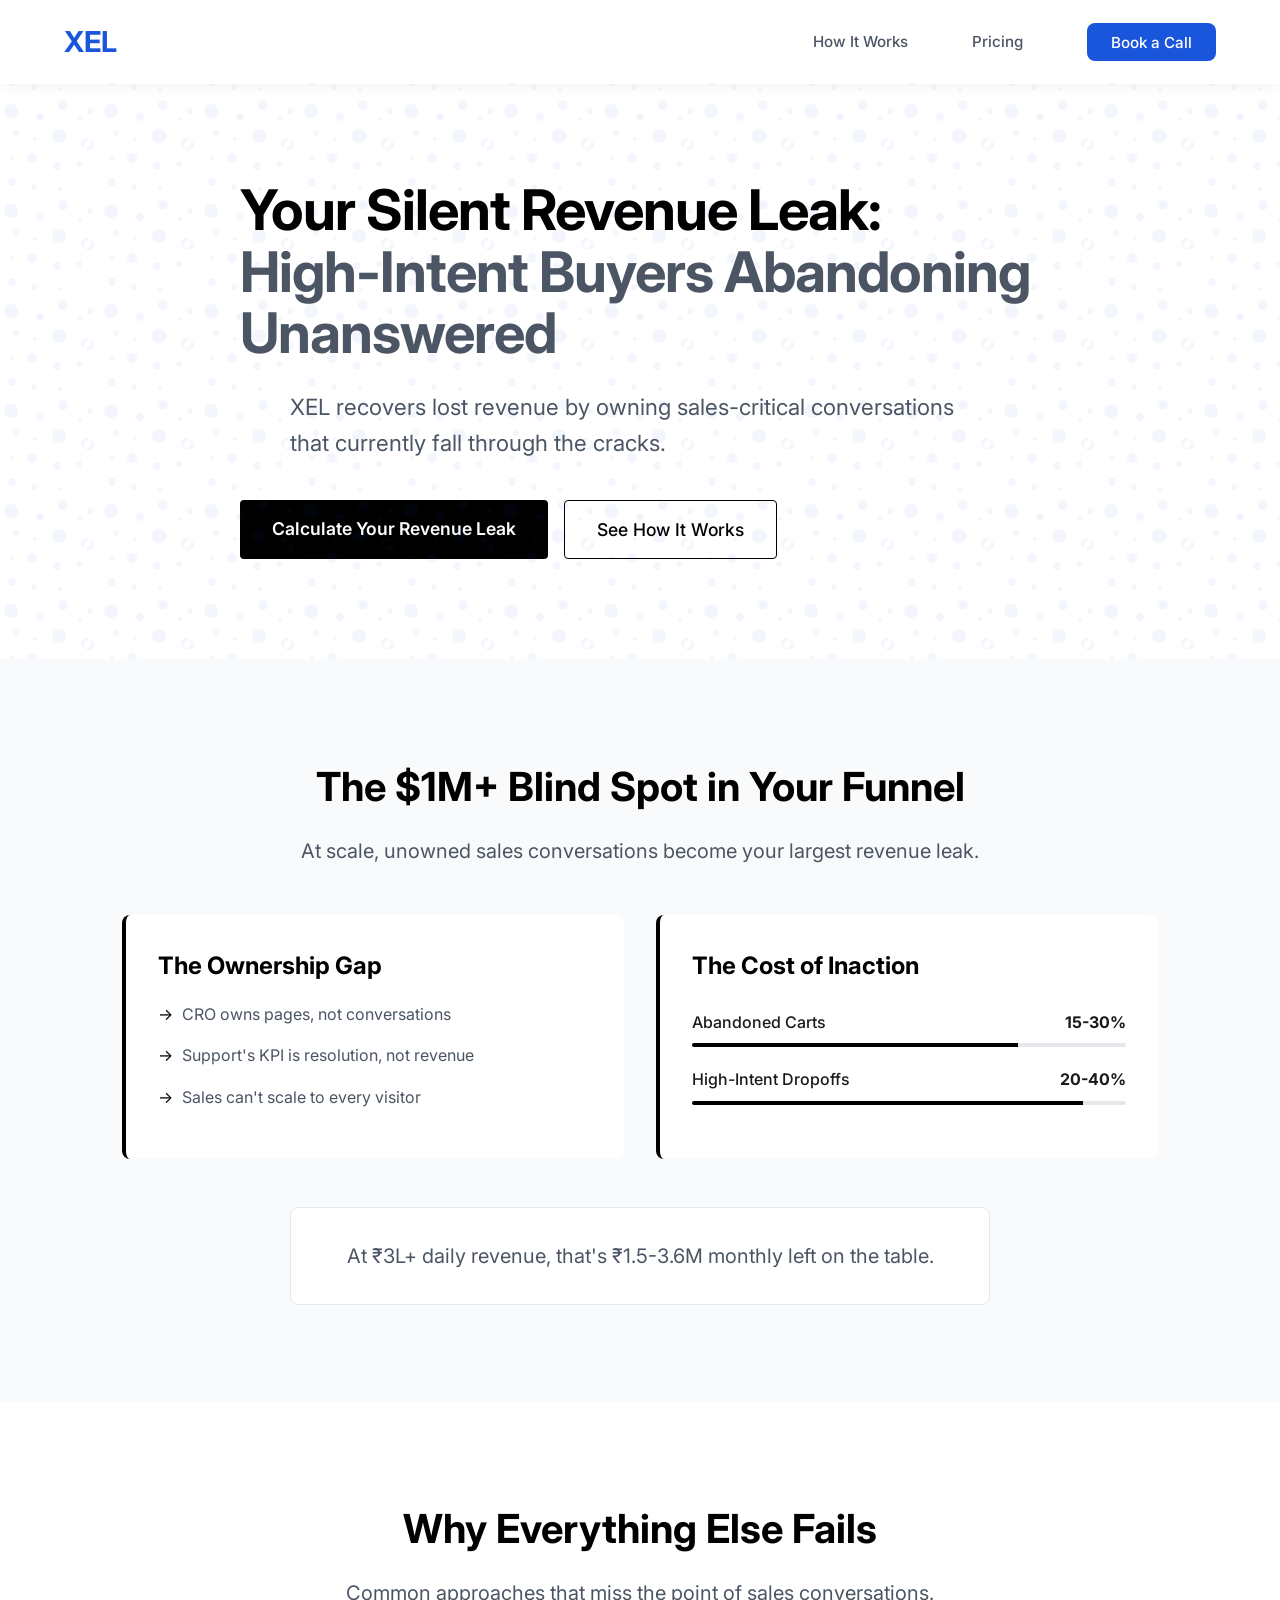
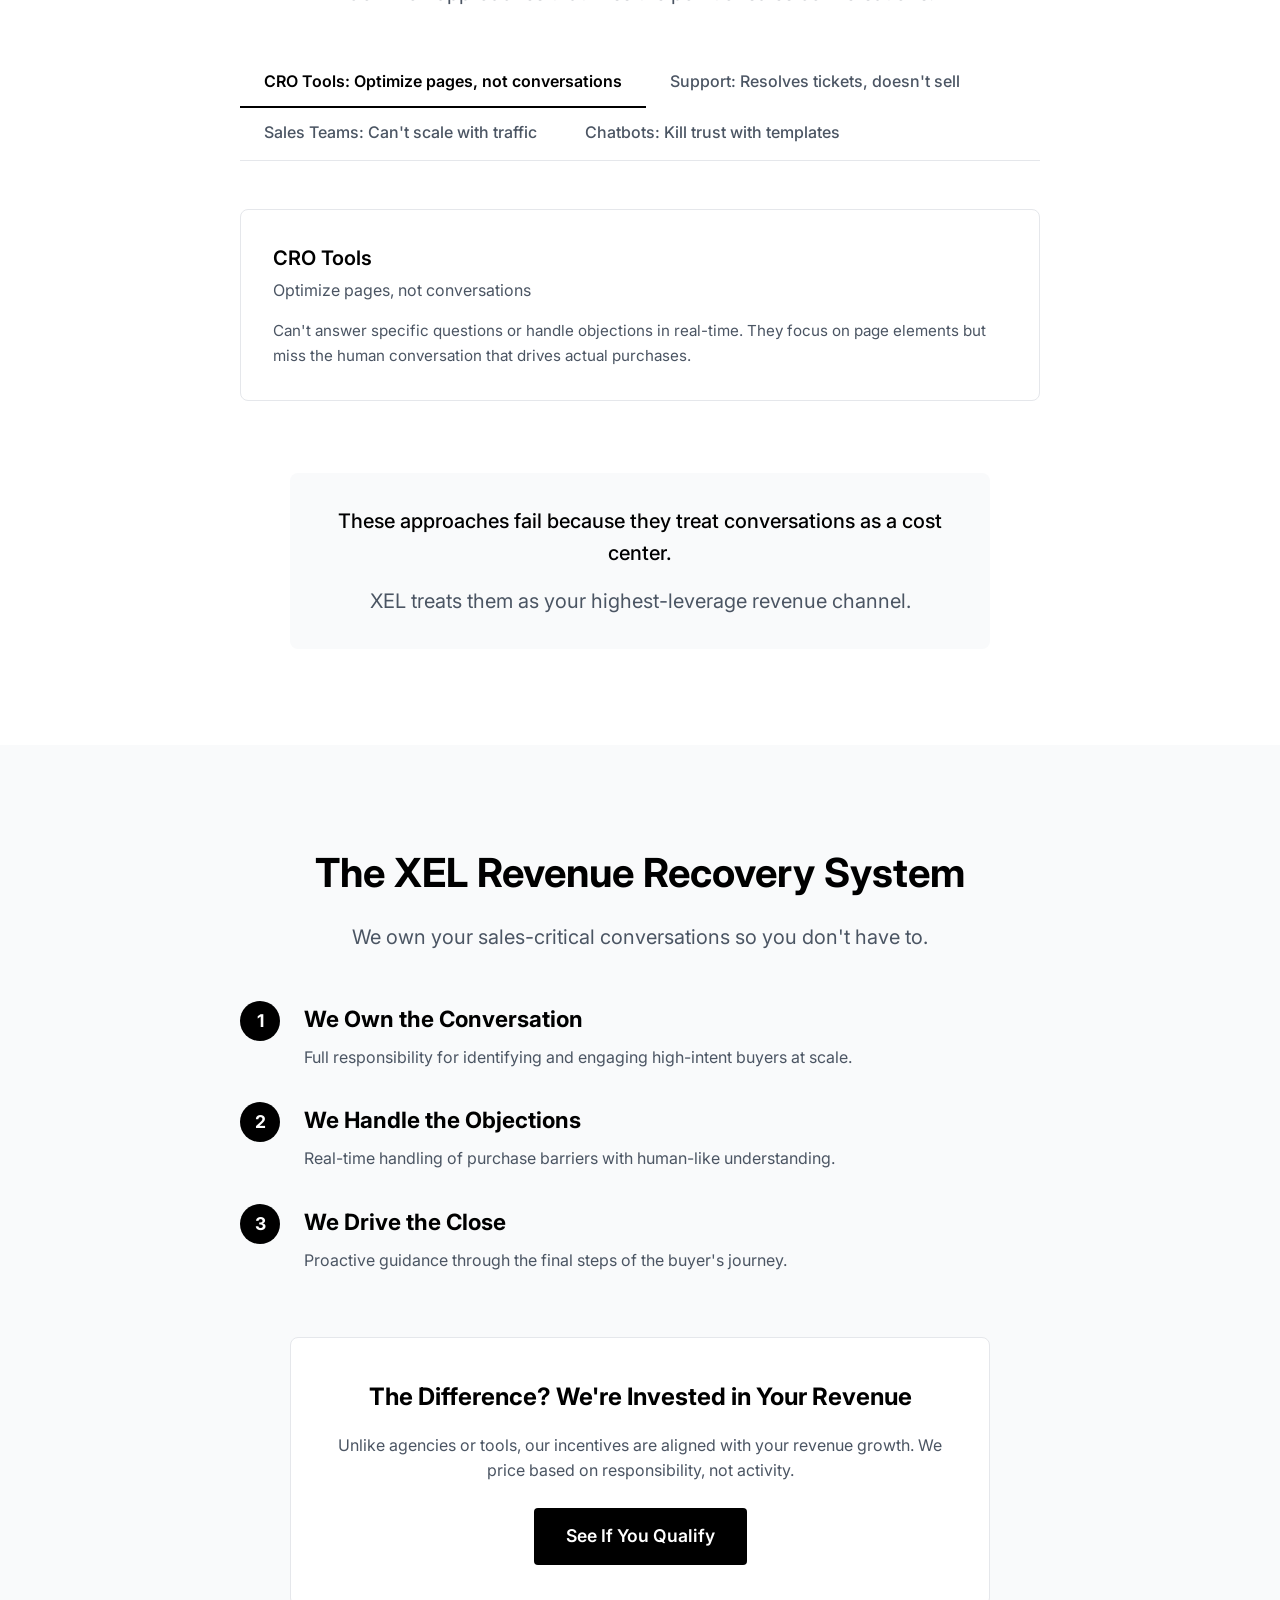
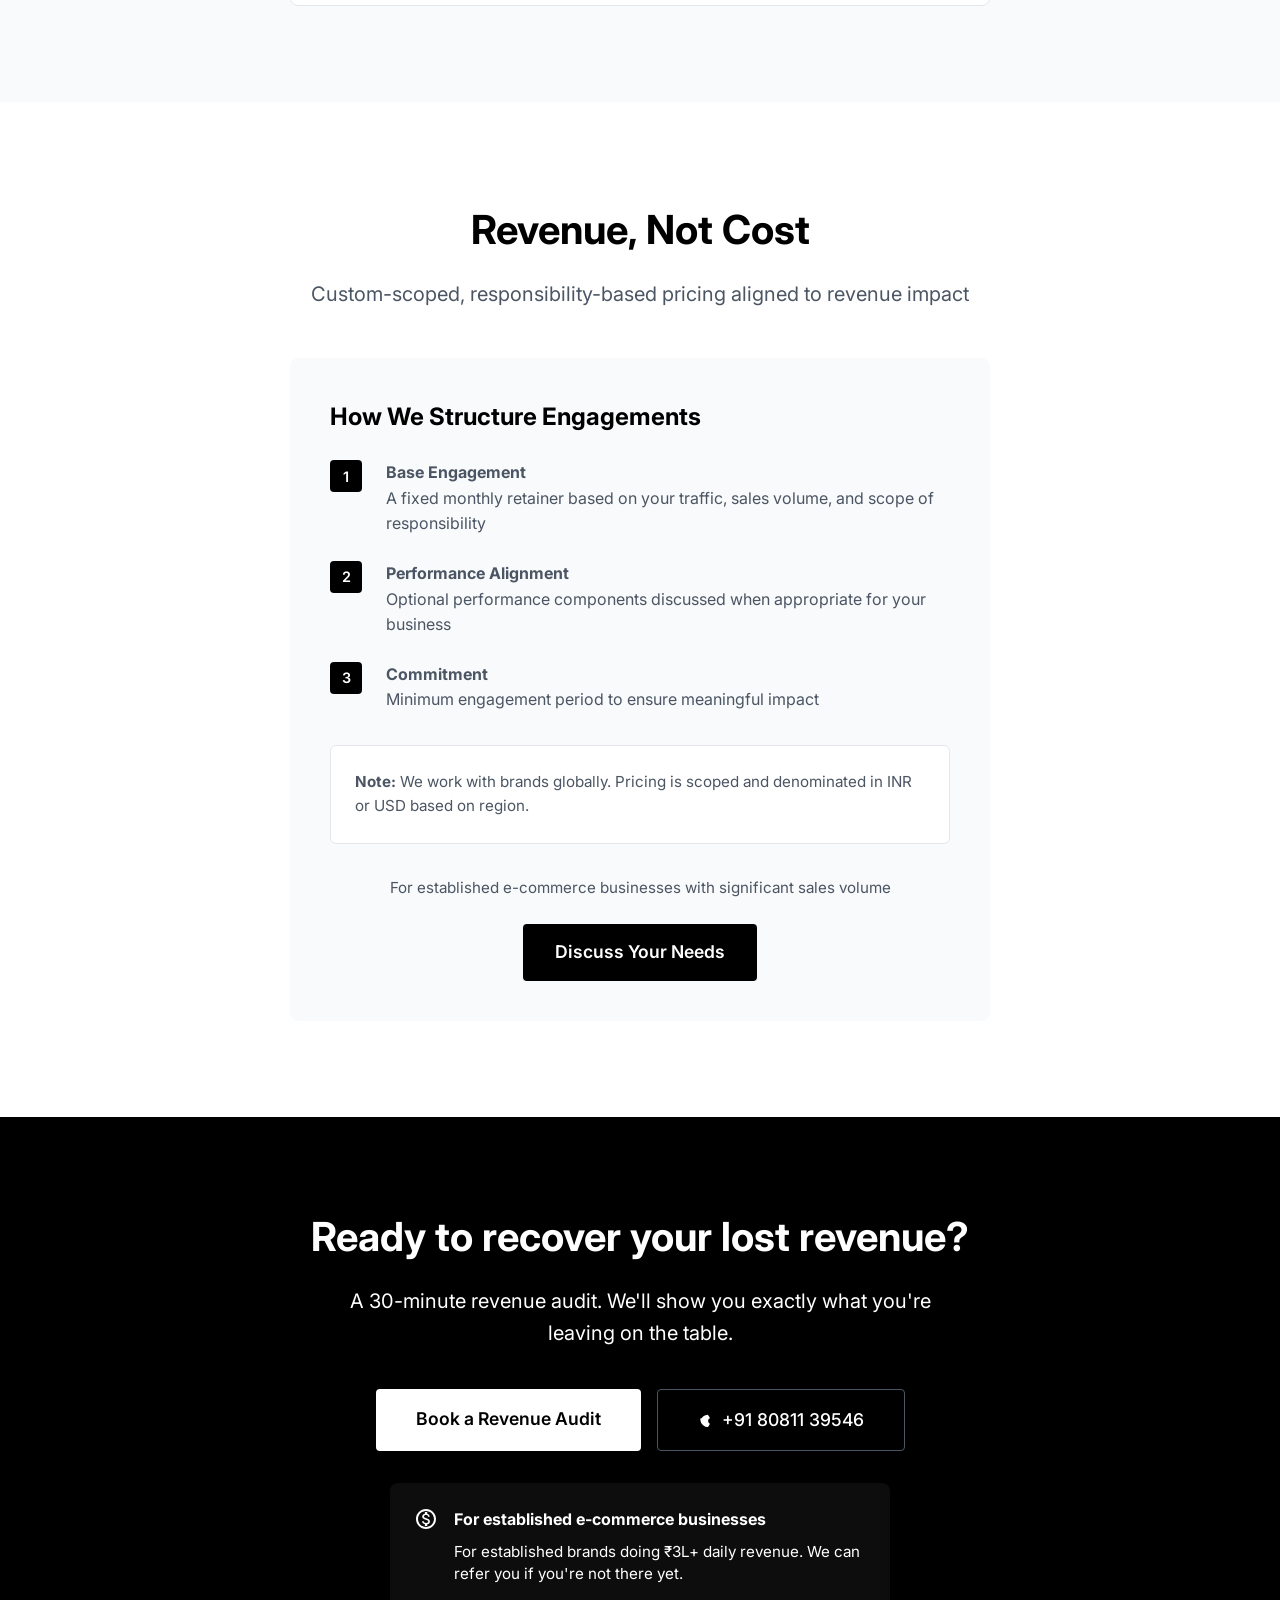
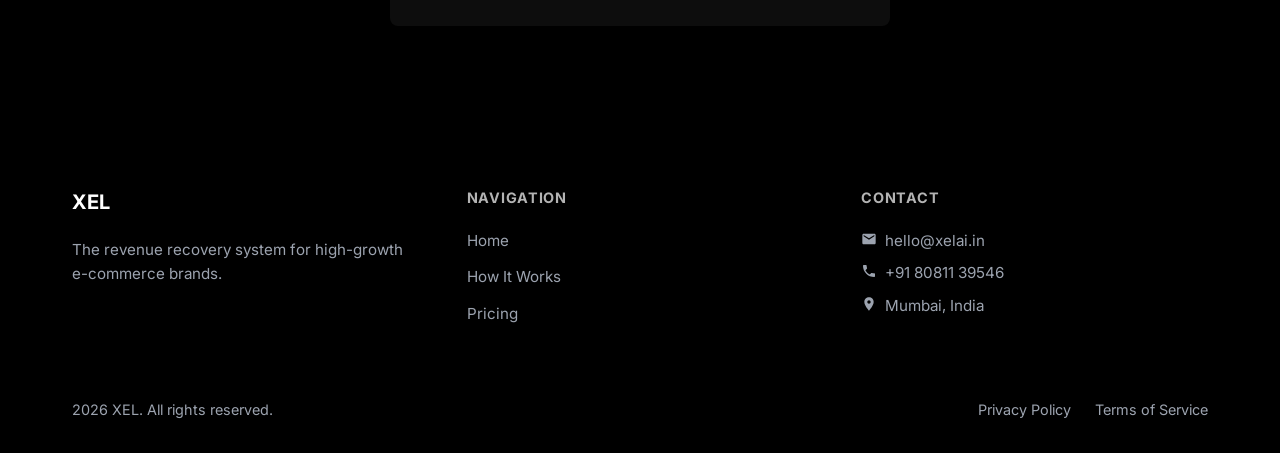
<file: index.html>
<!DOCTYPE html>
<html lang="en">
<head>
    <meta charset="UTF-8">
    <meta name="viewport" content="width=device-width, initial-scale=1.0">
    <title>XEL | The Revenue Recovery System for High-Growth E-commerce</title>
    <meta name="description" content="Recover lost revenue from high-intent buyers who slip through the cracks. XEL owns your sales-critical conversations so you don't have to.">
    <link rel="preconnect" href="https://fonts.googleapis.com">
    <link rel="preconnect" href="https://fonts.gstatic.com" crossorigin>
    <link href="https://fonts.googleapis.com/css2?family=Inter:wght@400;500;600;700&display=swap" rel="stylesheet">
    <meta name="keywords" content="sales conversations, e-commerce, customer conversion, sales optimization, buyer conversations">
    <link rel="icon" type="image/x-icon" href="./favicon.ico">
    <link rel="preconnect" href="https://fonts.googleapis.com">
    <link rel="preconnect" href="https://fonts.gstatic.com" crossorigin>
    <link href="https://fonts.googleapis.com/css2?family=Inter:wght@300;400;500;600;700&display=swap" rel="stylesheet">
    <style>
        /* Tabbed Section Styles */
        .tab-container {
            max-width: 800px;
            margin: 0 auto 3rem;
        }
        
        .tabs {
            display: flex;
            border-bottom: 1px solid var(--gray-200);
            margin-bottom: 1.5rem;
            flex-wrap: wrap;
        }
        
        .tab {
            padding: 0.75rem 1.5rem;
            cursor: pointer;
            font-weight: 500;
            color: var(--gray-600);
            border-bottom: 2px solid transparent;
            transition: all 0.2s;
            white-space: nowrap;
        }
        
        .tab.active {
            color: var(--black);
            border-bottom-color: var(--black);
            font-weight: 600;
        }
        
        .tab-content {
            display: none;
            padding: 1.5rem 0;
        }
        
        .tab-content.active {
            display: block;
            animation: fadeIn 0.3s ease-in-out;
        }
        
        @keyframes fadeIn {
            from { opacity: 0; transform: translateY(10px); }
            to { opacity: 1; transform: translateY(0); }
        }
        
        /* Mobile Accordion Styles */
        @media (max-width: 768px) {
            /* Base mobile styles */
            html {
                -webkit-text-size-adjust: 100%;
                -ms-text-size-adjust: 100%;
            }
            
            body {
                overflow-x: hidden;
                width: 100%;
                position: relative;
            }
            
            /* Improved touch targets */
            .btn, button, [role="button"] {
                min-height: 48px;
                display: inline-flex;
                align-items: center;
                justify-content: center;
                padding: 0.75rem 1.5rem !important;
            }
            
            /* Better form controls */
            input, select, textarea {
                font-size: 1rem !important;
                padding: 0.75rem 1rem !important;
                min-height: 48px;
                width: 100% !important;
                max-width: 100% !important;
                box-sizing: border-box;
            }
            
            /* Improved spacing */
            .section {
                padding: 3rem 0 !important;
            }
            
            .container {
                padding: 0 1.25rem !important;
            }
            
            /* Tab styles */
            .tabs {
                flex-direction: column;
                border-bottom: none;
                gap: 0.5rem;
                margin-bottom: 1rem;
            }
            
            .tab {
                padding: 1.25rem 1rem;
                border: 1px solid var(--gray-200);
                border-radius: 8px;
                margin-bottom: 0.5rem;
                position: relative;
                font-size: 1rem;
                line-height: 1.4;
                background: var(--gray-50);
                transition: all 0.2s ease;
            }
            
            .tab:active {
                background: var(--gray-100);
            }
            
            .tab:after {
                content: '›';
                position: absolute;
                right: 1rem;
                top: 50%;
                transform: translateY(-50%) rotate(90deg);
                transition: transform 0.3s ease;
                font-size: 1.5rem;
                line-height: 1;
            }
            
            .tab.active {
                background: white;
                box-shadow: 0 2px 8px rgba(0,0,0,0.05);
                border-color: var(--gray-200);
            }
            
            .tab.active:after {
                transform: translateY(-50%) rotate(-90deg);
            }
            
            .tab-content {
                padding: 1.25rem;
                background: white;
                border-radius: 8px;
                margin: 0.5rem 0 1.5rem;
                border: 1px solid var(--gray-200);
                font-size: 0.95rem;
                line-height: 1.6;
            }
            
            .tab-content p:last-child {
                margin-bottom: 0;
            }
            
            /* Improved mobile typography */
            h1, .section-title {
                font-size: 2rem !important;
                line-height: 1.2 !important;
            }
            
            h2 {
                font-size: 1.75rem !important;
                line-height: 1.3 !important;
            }
            
            h3 {
                font-size: 1.4rem !important;
                line-height: 1.4 !important;
            }
            
            p, li, a, .btn {
                font-size: 1rem !important;
                line-height: 1.6 !important;
            }
            
            /* Better card layouts */
            .service-card, .pricing-card, .industry-card {
                padding: 1.5rem !important;
                margin: 0.5rem 0;
            }
            
            /* Navigation improvements */
            .mobile-nav-toggle {
                display: flex !important;
                align-items: center;
                justify-content: center;
                width: 48px;
                height: 48px;
                z-index: 1001;
            }
            
            /* Hero section improvements */
            .hero {
                padding: 100px 0 60px !important;
            }
            
            .hero h1 {
                font-size: 2.25rem !important;
                margin-bottom: 1.5rem !important;
            }
            
            /* Better button spacing */
            .cta-buttons {
                gap: 1rem;
            }
        }
        
        :root {
            --black: #000000;
            --white: #ffffff;
            --gray-50: #f9fafb;
            --gray-100: #f3f4f6;
            --gray-200: #e5e7eb;
            --gray-400: #9ca3af;
            --gray-600: #4b5563;
            --gray-900: #111827;
        }

        * {
            margin: 0;
            padding: 0;
            box-sizing: border-box;
        }

        body {
            font-family: 'Inter', -apple-system, BlinkMacSystemFont, 'Segoe UI', Roboto, sans-serif;
            line-height: 1.6;
            color: #333;
            background: #fff;
            color: #1a1a1a;
        }

        .container {
            max-width: 1200px;
            margin: 0 auto;
            padding: 0 24px;
        }

        .section {
            padding: 80px 0;
        }

        .section-title {
            font-size: 2.25rem;
            font-weight: 700;
            line-height: 1.2;
            margin-bottom: 1.5rem;
            color: var(--black);
        }

        .section-subtitle {
            font-size: 1.25rem;
            color: var(--gray-600);
            max-width: 700px;
            margin: 0 auto 3rem;
            text-align: center;
        }

        /* Header */
        .header {
            background: #fff;
            box-shadow: 0 2px 15px rgba(0, 0, 0, 0.05);
            position: fixed;
            width: 100%;
            top: 0;
            z-index: 1000;
            padding: 1.2rem 0;
            transition: all 0.3s ease;
        }

        .nav {
            display: flex;
            justify-content: space-between;
            align-items: center;
        }

        .logo {
            font-size: 1.8rem;
            font-weight: 700;
            color: #1a56db;
            text-decoration: none;
            letter-spacing: -0.5px;
        }

        .nav-links {
            display: flex;
            list-style: none;
            gap: 2rem;
        }

        .nav-links a {
            text-decoration: none;
            color: #4b5563;
            font-weight: 500;
            transition: all 0.2s ease;
            font-size: 0.95rem;
            padding: 0.5rem 1rem;
            border-radius: 6px;
        }

        .nav-links a:hover {
            color: #1a56db;
            background: #f0f7ff;
        }

        .nav-links .cta-button {
            background: #1a56db;
            color: white !important;
            padding: 0.6rem 1.5rem !important;
            border-radius: 8px;
            margin-left: 1rem;
        }

        .nav-links .cta-button:hover {
            background: #1649b8;
            transform: translateY(-1px);
        }

        .nav-links a:hover {
            color: #000;
        }

        /* Hero Section */
        .hero {
            background: linear-gradient(135deg, #f8fafc 0%, #e0f2fe 100%);
            color: #1a1a1a;
            padding: 140px 0 100px;
            text-align: center;
            margin-top: 0;
            position: relative;
            overflow: hidden;
        }

        .hero::before {
            content: '';
            position: absolute;
            top: 0;
            left: 0;
            right: 0;
            bottom: 0;
            background: url("data:image/svg+xml,%3Csvg width='100' height='100' viewBox='0 0 100 100' xmlns='http://www.w3.org/2000/svg'%3E%3Cpath d='M11 18c3.866 0 7-3.134 7-7s-3.134-7-7-7-7 3.134-7 7 3.134 7 7 7zm48 25c3.866 0 7-3.134 7-7s-3.134-7-7-7-7 3.134-7 7 3.134 7 7 7zm-43-7c1.657 0 3-1.343 3-3s-1.343-3-3-3-3 1.343-3 3 1.343 3 3 3zm63 31c1.657 0 3-1.343 3-3s-1.343-3-3-3-3 1.343-3 3 1.343 3 3 3zM34 90c1.657 0 3-1.343 3-3s-1.343-3-3-3-3 1.343-3 3 1.343 3 3 3zm56-76c1.657 0 3-1.343 3-3s-1.343-3-3-3-3 1.343-3 3 1.343 3 3 3zM12 86c2.21 0 4-1.79 4-4s-1.79-4-4-4-4 1.79-4 4 1.79 4 4 4zm28-65c2.21 0 4-1.79 4-4s-1.79-4-4-4-4 1.79-4 4 1.79 4 4 4zm23-11c2.76 0 5-2.24 5-5s-2.24-5-5-5-5 2.24-5 5 2.24 5 5 5zm-6 60c2.21 0 4-1.79 4-4s-1.79-4-4-4-4 1.79-4 4 1.79 4 4 4zm29-22c2.76 0 5-2.24 5-5s-2.24-5-5-5-5 2.24-5 5 2.24 5 5 5zM32 63c2.76 0 5-2.24 5-5s-2.24-5-5-5-5 2.24-5 5 2.24 5 5 5zm57-13c2.76 0 5-2.24 5-5s-2.24-5-5-5-5 2.24-5 5 2.24 5 5 5zm-9-29c1.105 0 2-.895 2-2s-.895-2-2-2-2 .895-2 2 .895 2 2 2zM60 91c1.105 0 2-.895 2-2s-.895-2-2-2-2 .895-2 2 .895 2 2 2zM35 41c1.105 0 2-.895 2-2s-.895-2-2-2-2 .895-2 2 .895 2 2 2zM12 60c1.105 0 2-.895 2-2s-.895-2-2-2-2 .895-2 2 .895 2 2 2z' fill='%231a56db' fill-opacity='0.05' fill-rule='evenodd'/%3E%3C/svg%3E");
            z-index: 0;
        }

        .hero h1 {
            font-size: 3.25rem;
            font-weight: 800;
            margin-bottom: 1.5rem;
            line-height: 1.2;
            color: #111827;
            position: relative;
            z-index: 1;
            max-width: 900px;
            margin-left: auto;
            margin-right: auto;
        }

        .hero p {
            font-size: 1.25rem;
            margin-bottom: 3rem;
            color: #4b5563;
            line-height: 1.7;
            max-width: 700px;
            margin-left: auto;
            margin-right: auto;
            position: relative;
            z-index: 1;
        }

        .cta-buttons {
            display: flex;
            gap: 1.5rem;
            justify-content: center;
            flex-wrap: wrap;
        }

        .btn {
            padding: 15px 30px;
            border: none;
            border-radius: 8px;
            font-size: 1.1rem;
            font-weight: 600;
            cursor: pointer;
            transition: all 0.3s;
            text-decoration: none;
            display: inline-block;
        }

        .btn-primary {
            background: #1a56db;
            color: white;
        }

        .btn-primary:hover {
            background: #1649b8;
            transform: translateY(-2px);
            box-shadow: 0 4px 12px rgba(26, 86, 219, 0.2);
        }

        .btn-secondary {
            background: white;
            color: #1a56db;
            border: 1px solid #dbeafe;
        }

        .btn-secondary:hover {
            background: #f0f7ff;
            transform: translateY(-2px);
            box-shadow: 0 4px 12px rgba(0, 0, 0, 0.05);
        }

        .btn-red {
            background: #dc3545;
            color: #fff;
            border: 2px solid #dc3545;
        }

        .btn-red:hover {
            background: #c82333;
            border-color: #c82333;
        }

        .btn-whatsapp {
            background: #25D366;
            color: #fff;
            border: 2px solid #25D366;
        }

        .btn-whatsapp:hover {
            background: #128C7E;
            border-color: #128C7E;
        }

        /* Section Styles */
        .section {
            padding: 6rem 0;
        }

        .section-title {
            font-size: 2.5rem;
            font-weight: 800;
            margin-bottom: 1rem;
            text-align: center;
            color: #111827;
            position: relative;
            display: inline-block;
            margin-left: auto;
            margin-right: auto;
            left: 50%;
            transform: translateX(-50%);
        }

        .section-title::after {
            content: '';
            position: absolute;
            bottom: -8px;
            left: 0;
            width: 60%;
            height: 4px;
            background: #1a56db;
            border-radius: 2px;
            left: 50%;
            transform: translateX(-50%);
        }

        .section-subtitle {
            font-size: 1.2rem;
            color: #4b5563;
            text-align: center;
            max-width: 700px;
            margin: 1.5rem auto 4rem;
            line-height: 1.7;
            font-weight: 400;
        }

        .subsection-title {
            font-size: 2rem;
            font-weight: 600;
            margin: 4rem 0 2rem 0;
            color: #000;
            border-bottom: 2px solid #000;
            padding-bottom: 0.5rem;
        }

        /* CTA Section */
        .cta-section {
            background: #f8f9fa;
            padding: 60px 0;
            text-align: center;
            margin: 60px 0;
        }

        .cta-section h3 {
            font-size: 1.8rem;
            margin-bottom: 1rem;
            color: #000;
        }

        .cta-section p {
            font-size: 1.1rem;
            color: #666;
            margin-bottom: 2rem;
        }

        /* About Section */
        .about {
            background: #f8f9fa;
        }

        .about-grid {
            display: grid;
            grid-template-columns: repeat(auto-fit, minmax(350px, 1fr));
            gap: 4rem;
            margin-top: 4rem;
        }

        .about-card {
            background: #fff;
            padding: 3rem;
            border-radius: 12px;
            box-shadow: 0 5px 20px rgba(0,0,0,0.1);
        }

        .about-card h3 {
            font-size: 1.6rem;
            margin-bottom: 1.5rem;
            color: #000;
        }

        /* Services Section */
        .services {
            background: #fff;
        }

        .services-grid {
            display: grid;
            grid-template-columns: repeat(auto-fit, minmax(350px, 1fr));
            gap: 3rem;
            margin-top: 3rem;
        }

        .service-card {
            background: #f8f9fa;
            padding: 3rem 2rem;
            border-radius: 12px;
            box-shadow: 0 10px 30px rgba(0,0,0,0.1);
            transition: transform 0.3s;
        }

        .service-card:hover {
            transform: translateY(-5px);
        }

        .service-card h4 {
            font-size: 1.4rem;
            margin-bottom: 1.5rem;
            color: #000;
            display: flex;
            align-items: center;
            gap: 0.5rem;
        }

        .service-card p {
            line-height: 1.7;
            color: #555;
        }

        /* Industries Section */
        .industries {
            background: #f8f9fa;
        }

        .industries-grid {
            display: grid;
            grid-template-columns: repeat(auto-fit, minmax(280px, 1fr));
            gap: 2rem;
            margin-top: 4rem;
        }

        .industry-card {
            background: #fff;
            padding: 2.5rem;
            border-radius: 12px;
            box-shadow: 0 5px 20px rgba(0,0,0,0.1);
            transition: transform 0.3s;
        }

        .industry-card:hover {
            transform: translateY(-3px);
        }

        .industry-card h3 {
            color: #000;
            margin-bottom: 1rem;
            font-size: 1.3rem;
        }

        /* Process Section */
        .process {
            background: #000;
            color: #fff;
        }

        .process .section-title {
            color: #fff;
        }

        .process .section-subtitle {
            color: #ccc;
        }

        .process-grid {
            display: grid;
            grid-template-columns: repeat(auto-fit, minmax(250px, 1fr));
            gap: 3rem;
            margin-top: 4rem;
        }

        .process-card {
            background: #333;
            padding: 2.5rem;
            border-radius: 12px;
            text-align: center;
        }

        .process-number {
            width: 60px;
            height: 60px;
            background: #fff;
            color: #000;
            border-radius: 50%;
            display: flex;
            align-items: center;
            justify-content: center;
            font-size: 1.5rem;
            font-weight: bold;
            margin: 0 auto 1.5rem;
        }

        /* Pricing Section */
        .pricing {
            background: #f8f9fa;
        }

        .pricing-grid {
            display: grid;
            grid-template-columns: repeat(auto-fit, minmax(300px, 1fr));
            gap: 2.5rem;
            margin-top: 4rem;
            max-width: 1000px;
            margin-left: auto;
            margin-right: auto;
        }

        .pricing-card {
            background: #fff;
            border-radius: 12px;
            padding: 2.5rem 2rem;
            box-shadow: 0 10px 25px rgba(0, 0, 0, 0.03);
            text-align: center;
            transition: all 0.3s ease;
            border: 1px solid #e5e7eb;
            position: relative;
            overflow: hidden;
        }

        .pricing-card.featured {
            border: 2px solid #1a56db;
            transform: scale(1.03);
        }

        .popular-tag {
            position: absolute;
            top: 15px;
            right: -30px;
            background: #1a56db;
            color: white;
            padding: 0.3rem 2rem;
            font-size: 0.8rem;
            font-weight: 600;
            transform: rotate(45deg);
            width: 150px;
            text-align: center;
        }

        .pricing-card h3 {
            font-size: 1.6rem;
            margin-bottom: 1rem;
            color: #000;
        }

        .step-number {
            font-size: 1.5rem;
            font-weight: 700;
            color: #1a56db;
            margin-bottom: 1.5rem;
            display: flex;
            align-items: center;
            justify-content: center;
            width: 50px;
            height: 50px;
            background: #e0f2ff;
            border-radius: 50%;
            margin-left: -10px;
        }

        .pricing-price {
            font-size: 2.2rem;
            font-weight: bold;
            color: #000;
            margin-bottom: 1rem;
        }

        .pricing-subtitle {
            font-size: 1rem;
            color: #666;
            margin-bottom: 2rem;
            font-style: italic;
        }

        .pricing-features {
            list-style: none;
            margin-bottom: 2rem;
            text-align: left;
        }

        .pricing-features li {
            padding: 0.5rem 0;
            border-bottom: 1px solid #eee;
        }

        .pricing-features li:before {
            content: "✓ ";
            color: #25D366;
            font-weight: bold;
        }

        /* FAQ Section */
        .faq {
            background: #fff;
        }

        .faq-grid {
            display: grid;
            gap: 2rem;
            margin-top: 4rem;
            max-width: 800px;
            margin-left: auto;
            margin-right: auto;
        }

        .faq-item {
            background: #f8f9fa;
            padding: 2rem;
            border-radius: 12px;
            cursor: pointer;
            transition: all 0.3s;
        }

        .faq-item:hover {
            background: #e9ecef;
        }

        .faq-question {
            font-weight: 600;
            font-size: 1.1rem;
            margin-bottom: 1rem;
            color: #000;
        }

        .faq-answer {
            color: #666;
            line-height: 1.6;
        }

        /* Testimonials */
        .testimonials {
            padding: 100px 0;
            background: #000;
            color: #fff;
        }

        .testimonials .section-title {
            color: #fff;
        }

        .testimonial-grid {
            display: grid;
            grid-template-columns: repeat(auto-fit, minmax(300px, 1fr));
            gap: 3rem;
            margin-top: 4rem;
        }

        .testimonial-card {
            background: #fff;
            color: #000;
            padding: 3rem;
            border-radius: 12px;
            text-align: center;
        }

        .testimonial-quote {
            font-size: 1.1rem;
            font-style: italic;
            margin-bottom: 1.5rem;
            line-height: 1.6;
        }

        .testimonial-author {
            font-weight: 600;
            margin-bottom: 0.5rem;
        }

        .testimonial-role {
            color: #666;
            font-size: 0.9rem;
        }

        /* Contact */
        .contact {
            padding: 100px 0;
            background: #f8f9fa;
            text-align: center;
        }

        .contact-grid {
            display: grid;
            grid-template-columns: repeat(auto-fit, minmax(300px, 1fr));
            gap: 2.5rem;
            margin-top: 4rem;
        }

        .contact-card {
            background: #fff;
            padding: 3rem;
            border-radius: 12px;
            box-shadow: 0 5px 20px rgba(0,0,0,0.1);
        }

        .contact-card h3 {
            color: #000;
            margin-bottom: 1.5rem;
            font-size: 1.25rem;
            display: flex;
            align-items: center;
            justify-content: center;
            gap: 0.5rem;
        }

        .contact-info {
            margin: 1rem 0;
        }

        .contact-info a {
            color: #000;
            text-decoration: none;
            font-weight: 500;
        }

        .contact-info a:hover {
            text-decoration: underline;
        }


        .demo-container {
            max-width: 1000px;
            margin: 0 auto;
            display: grid;
            grid-template-columns: 1fr 400px;
            gap: 4rem;
            align-items: start;
        }

        .demo-info {
            padding: 2rem;
        }

        .demo-info h3 {
            font-size: 1.8rem;
            margin-bottom: 1rem;
            color: #000;
        }

        .demo-features {
            list-style: none;
            margin: 2rem 0;
        }

        .demo-features li {
            padding: 0.8rem 0;
            border-bottom: 1px solid #eee;
            display: flex;
            align-items: center;
            gap: 0.5rem;
        }

        .demo-features li:before {
            content: "✓";
            color: #25D366;
            font-weight: bold;
            font-size: 1.2rem;
        }

        /* Footer */
        .footer {
            background: #f9fafb;
            padding: 5rem 0 2rem;
            margin-top: 4rem;
            border-top: 1px solid #e5e7eb;
        }

        /* Mobile Navigation Dashboard */
        .mobile-nav-toggle {
            display: none;
            background: var(--black);
            border: none;
            color: white;
            font-size: 1.5rem;
            cursor: pointer;
            padding: 0.75rem;
            border-radius: 8px;
            transition: all 0.2s ease;
            min-height: 48px;
            min-width: 48px;
            align-items: center;
            justify-content: center;
        }

        .mobile-nav-toggle:hover {
            background: #333;
            transform: scale(1.05);
        }

        .mobile-nav-dashboard {
            display: none;
            position: fixed;
            top: 0;
            left: 0;
            width: 100%;
            height: 100vh;
            background: rgba(0, 0, 0, 0.98);
            z-index: 2000;
            padding: 2rem;
            overflow-y: auto;
            -webkit-overflow-scrolling: touch;
        }

        .mobile-nav-dashboard.active {
            display: block;
        }

        .mobile-nav-header {
            display: flex;
            justify-content: space-between;
            align-items: center;
            margin-bottom: 3rem;
            padding-bottom: 1rem;
            border-bottom: 1px solid #333;
        }

        .mobile-nav-close {
            background: rgba(255, 255, 255, 0.1);
            border: 1px solid rgba(255, 255, 255, 0.2);
            color: #fff;
            font-size: 1.5rem;
            cursor: pointer;
            padding: 0.5rem;
            border-radius: 8px;
            min-width: 40px;
            min-height: 40px;
            display: flex;
            align-items: center;
            justify-content: center;
            transition: all 0.2s ease;
        }

        .mobile-nav-close:hover {
            background: rgba(255, 255, 255, 0.2);
            transform: scale(1.1);
        }

        .mobile-nav-grid {
            display: grid;
            grid-template-columns: repeat(2, 1fr);
            gap: 1.5rem;
            margin-bottom: 2rem;
        }

        .mobile-nav-card {
            background: #fff;
            border-radius: 12px;
            padding: 1.5rem;
            text-align: center;
            text-decoration: none;
            color: #000;
            transition: all 0.3s ease;
            border: 1px solid transparent;
            min-height: 120px;
            display: flex;
            flex-direction: column;
            justify-content: center;
        }

        .mobile-nav-card:hover {
            transform: translateY(-3px);
            box-shadow: 0 10px 25px rgba(0, 0, 0, 0.15);
            border-color: var(--black);
        }

        .mobile-nav-card:active {
            transform: translateY(-1px);
        }

        .mobile-nav-card .icon {
            font-size: 2rem;
            margin-bottom: 0.5rem;
            display: block;
        }

        .mobile-nav-card .title {
            font-weight: 600;
            font-size: 1rem;
            margin-bottom: 0.5rem;
        }

        .mobile-nav-card .desc {
            font-size: 0.8rem;
            color: #666;
            line-height: 1.3;
        }

        .mobile-cta-section {
            margin-top: 2rem;
            text-align: center;
        }

        .mobile-cta-section h3 {
            color: #fff;
            margin-bottom: 1rem;
            font-size: 1.2rem;
        }

        .mobile-cta-buttons {
            display: flex;
            flex-direction: column;
            gap: 1rem;
        }

        .mobile-cta-buttons .btn {
            width: 100%;
            padding: 1rem;
            font-size: 1rem;
        }

        /* Responsive */
        @media (max-width: 768px) {
            /* Base mobile improvements */
            html {
                -webkit-text-size-adjust: 100%;
                -ms-text-size-adjust: 100%;
            }
            
            body {
                overflow-x: hidden;
                width: 100%;
                position: relative;
            }
            
            /* Navigation improvements */
            .nav-links {
                display: none;
            }
            
            .mobile-nav-toggle {
                display: flex !important;
                align-items: center;
                justify-content: center;
                width: 48px;
                height: 48px;
                z-index: 1001;
                background: var(--black);
                color: white;
                border-radius: 8px;
                font-size: 1.2rem;
                border: none;
                cursor: pointer;
            }
            
            /* Hero section improvements */
            .hero {
                padding: 120px 0 60px !important;
            }
            
            .hero h1 {
                font-size: 2.2rem !important;
                line-height: 1.2 !important;
                margin-bottom: 1.5rem !important;
            }
            
            .hero p {
                font-size: 1.1rem !important;
                margin-bottom: 2rem !important;
            }
            
            /* Layout improvements */
            .cta-buttons {
                flex-direction: column;
                align-items: stretch;
                gap: 1rem;
            }
            
            .btn {
                width: 100%;
                text-align: center;
                padding: 1rem 1.5rem !important;
                font-size: 1rem !important;
                min-height: 48px;
                display: flex;
                align-items: center;
                justify-content: center;
            }
            
            /* Section improvements */
            .section {
                padding: 4rem 0 !important;
            }
            
            .container {
                padding: 0 1.5rem !important;
            }
            
            .section-title {
                font-size: 2rem !important;
                line-height: 1.2 !important;
                margin-bottom: 1.5rem !important;
            }
            
            .section-subtitle {
                font-size: 1.1rem !important;
                margin-bottom: 2rem !important;
            }
            
            /* Grid layouts */
            .about-grid,
            .services-grid,
            .industries-grid,
            .pricing-grid {
                grid-template-columns: 1fr;
                gap: 1.5rem;
            }
            
            /* Card improvements */
            .service-card,
            .about-card,
            .industry-card,
            .pricing-card {
                padding: 2rem 1.5rem !important;
                margin: 0.5rem 0;
                border-radius: 12px !important;
                box-shadow: 0 4px 12px rgba(0,0,0,0.08) !important;
            }
            
            .pricing-card.featured {
                transform: none;
                border: 2px solid var(--black);
            }
            
            /* Tab improvements */
            .tab-container {
                margin: 0 auto 2rem;
            }
            
            .tabs {
                flex-direction: column;
                border-bottom: none;
                gap: 0.5rem;
                margin-bottom: 1rem;
            }
            
            .tab {
                padding: 1rem;
                border: 1px solid var(--gray-200);
                border-radius: 8px;
                margin-bottom: 0.5rem;
                background: var(--gray-50);
                font-size: 0.95rem;
                text-align: left;
                position: relative;
            }
            
            .tab:after {
                content: '›';
                position: absolute;
                right: 1rem;
                top: 50%;
                transform: translateY(-50%) rotate(90deg);
                transition: transform 0.3s;
                font-size: 1.2rem;
            }
            
            .tab.active:after {
                transform: translateY(-50%) rotate(-90deg);
            }
            
            .tab-content {
                padding: 1.5rem;
                background: white;
                border-radius: 8px;
                border: 1px solid var(--gray-200);
                font-size: 0.95rem;
                line-height: 1.6;
            }
            
            /* Mobile nav dashboard improvements */
            .mobile-nav-grid {
                grid-template-columns: 1fr;
                gap: 1rem;
            }
            
            .mobile-nav-card {
                padding: 1.5rem;
            }
            
            /* Form elements */
            input[type="text"],
            input[type="email"],
            input[type="tel"],
            textarea,
            select {
                width: 100% !important;
                max-width: 100% !important;
                box-sizing: border-box;
                font-size: 1rem !important;
                padding: 0.75rem 1rem !important;
                min-height: 48px;
            }
            
            /* Footer improvements */
            footer {
                padding: 3rem 0 1.5rem !important;
            }
            
            /* Two-column layouts become single */
            div[style*="grid-template-columns: repeat(2, 1fr)"] {
                grid-template-columns: 1fr !important;
                gap: 1.5rem !important;
            }
        }

        @media (max-width: 480px) {
            /* Extra small screen improvements */
            .hero h1 {
                font-size: 1.8rem !important;
                line-height: 1.3 !important;
            }
            
            .hero p {
                font-size: 1rem !important;
            }
            
            .section-title {
                font-size: 1.6rem !important;
            }
            
            .section {
                padding: 3rem 0 !important;
            }
            
            .container {
                padding: 0 1rem !important;
            }
            
            .btn {
                padding: 1.2rem 1rem !important;
                font-size: 0.95rem !important;
            }
            
            .mobile-nav-card {
                padding: 1.25rem;
            }
            
            .tab {
                padding: 0.875rem;
                font-size: 0.9rem;
            }
            
            .tab-content {
                padding: 1.25rem;
                font-size: 0.9rem;
            }
            
            footer {
                padding: 2rem 0 1rem !important;
            }
        }
    </style>
</head>
<body>
    <!-- Header -->
    <header class="header">
        <nav class="nav container">
            <a href="/" class="logo">XEL</a>
            <ul class="nav-links">
                <li><a href="#how-it-works">How It Works</a></li>
                <li><a href="#pricing">Pricing</a></li>
                <li><a href="#contact" class="cta-button">Book a Call</a></li>
            </ul>
            <button class="mobile-nav-toggle" onclick="toggleMobileNav()">☰</button>
        </nav>
    </header>

    <!-- Mobile Navigation Dashboard -->
    <div class="mobile-nav-dashboard" id="mobileNavDashboard">
        <div class="mobile-nav-header">
            <div class="logo" style="color: #fff;">XEL</div>
            <button class="mobile-nav-close" onclick="toggleMobileNav()">×</button>
        </div>
        
        <div class="mobile-nav-grid">
            <a href="#how-it-works" class="mobile-nav-card" onclick="toggleMobileNav()">
                <span class="icon">🤖</span>
                <div class="title">How It Works</div>
                <div class="desc">Learn about our sales conversation system</div>
            </a>
            
            <a href="#pricing" class="mobile-nav-card" onclick="toggleMobileNav()">
                <span class="icon">💰</span>
                <div class="title">Pricing</div>
                <div class="desc">Discover our pricing plans</div>
            </a>
            
            <a href="#contact" class="mobile-nav-card" onclick="toggleMobileNav()">
                <span class="icon">📞</span>
                <div class="title">Contact Us</div>
                <div class="desc">Get in touch with our team</div>
            </a>
        </div>
        
        <div class="mobile-cta-section">
            <h3>Ready to Get Started?</h3>
            <div class="mobile-cta-buttons">
                <a href="https://calendly.com/outreach-xelai/60min" class="btn btn-primary" onclick="toggleMobileNav()">Book a Call</a>
            </div>
        </div>
    </div>

    <!-- Hero Section -->
    <section class="hero" style="background: var(--white); padding: 180px 0 100px;">
        <div class="container" style="max-width: 1100px;">
            <div style="text-align: left; max-width: 800px; margin: 0 auto;">
                <h1 style="font-size: 3.5rem; font-weight: 700; line-height: 1.1; color: var(--black); margin-bottom: 1.5rem; letter-spacing: -1px;">
                    Your Silent Revenue Leak:<br>
                    <span style="color: var(--gray-600);">High-Intent Buyers Abandoning Unanswered</span>
                </h1>
                <p style="font-size: 1.4rem; line-height: 1.6; color: var(--gray-600); margin-bottom: 2.5rem; max-width: 700px;">
                    XEL recovers lost revenue by owning sales-critical conversations that currently fall through the cracks.
                </p>
                <div style="display: flex; gap: 1rem; margin-top: 2.5rem;">
                    <a href="#contact" class="btn" style="background: var(--black); color: white; padding: 0.9rem 2rem; border-radius: 4px; text-decoration: none; font-weight: 600; font-size: 1.1rem; display: inline-block; transition: all 0.2s;">Calculate Your Revenue Leak</a>
                    <a href="#how-it-works" class="btn" style="background: transparent; color: var(--black); padding: 0.9rem 2rem; border: 1px solid var(--black); border-radius: 4px; text-decoration: none; font-weight: 500; font-size: 1.1rem; display: inline-block; transition: all 0.2s;">See How It Works</a>
                </div>
            </div>
        </div>
    </section>

    <!-- The Unseen Problem Section -->
    <section style="background: var(--gray-50); padding: 6rem 0;">
        <div class="container" style="max-width: 1100px; margin: 0 auto; padding: 0 2rem;">
            <div style="text-align: center; margin-bottom: 3rem;">
                <h2 style="font-size: 2.5rem; font-weight: 700; color: var(--black); margin-bottom: 1rem;">
                    The $1M+ Blind Spot in Your Funnel
                </h2>
                <p style="max-width: 700px; margin: 0 auto; font-size: 1.25rem; line-height: 1.6; color: var(--gray-600);">
                    At scale, unowned sales conversations become your largest revenue leak.
                </p>
            </div>

            <div style="display: grid; grid-template-columns: repeat(2, 1fr); gap: 2rem; margin-bottom: 3rem;">
                <div style="background: white; padding: 2rem; border-radius: 8px; border-left: 4px solid var(--black);">
                    <h3 style="font-size: 1.5rem; margin-bottom: 1rem; color: var(--black);">The Ownership Gap</h3>
                    <ul style="list-style: none; padding: 0; margin: 0;">
                        <li style="margin-bottom: 1rem; padding-left: 1.5rem; position: relative; color: var(--gray-600);">
                            <span style="position: absolute; left: 0; color: var(--black);">→</span>
                            CRO owns pages, not conversations
                        </li>
                        <li style="margin-bottom: 1rem; padding-left: 1.5rem; position: relative; color: var(--gray-600);">
                            <span style="position: absolute; left: 0; color: var(--black);">→</span>
                            Support's KPI is resolution, not revenue
                        </li>
                        <li style="margin-bottom: 1rem; padding-left: 1.5rem; position: relative; color: var(--gray-600);">
                            <span style="position: absolute; left: 0; color: var(--black);">→</span>
                            Sales can't scale to every visitor
                        </li>
                    </ul>
                </div>

                <div style="background: white; padding: 2rem; border-radius: 8px; border-left: 4px solid var(--black);">
                    <h3 style="font-size: 1.5rem; margin-bottom: 1.5rem; color: var(--black);">The Cost of Inaction</h3>
                    <div style="display: flex; flex-direction: column; gap: 1.25rem;">
                        <div>
                            <div style="display: flex; justify-content: space-between; margin-bottom: 0.5rem;">
                                <span style="font-weight: 500;">Abandoned Carts</span>
                                <span style="font-weight: 700;">15-30%</span>
                            </div>
                            <div style="height: 4px; background: var(--gray-200); border-radius: 2px; overflow: hidden;">
                                <div style="width: 75%; height: 100%; background: var(--black);"></div>
                            </div>
                        </div>
                        <div>
                            <div style="display: flex; justify-content: space-between; margin-bottom: 0.5rem;">
                                <span style="font-weight: 500;">High-Intent Dropoffs</span>
                                <span style="font-weight: 700;">20-40%</span>
                            </div>
                            <div style="height: 4px; background: var(--gray-200); border-radius: 2px; overflow: hidden;">
                                <div style="width: 90%; height: 100%; background: var(--black);"></div>
                            </div>
                        </div>
                    </div>
                </div>
            </div>

            <div style="text-align: center; max-width: 700px; margin: 0 auto; padding: 2rem; background: var(--white); border-radius: 8px; border: 1px solid var(--gray-200);">
                <p style="font-size: 1.25rem; color: var(--gray-600); line-height: 1.6; margin: 0;">
                    At ₹3L+ daily revenue, that's ₹1.5-3.6M monthly left on the table.
                </p>
            </div>
        </div>
    </section>

    <!-- Why Existing Solutions Fail Section -->
    <section style="padding: 6rem 0; background: var(--white);">
        <div class="container" style="max-width: 1100px; margin: 0 auto; padding: 0 2rem;">
            <div style="text-align: center; margin-bottom: 3rem;">
                <h2 style="font-size: 2.5rem; font-weight: 700; color: var(--black); margin-bottom: 1rem;">
                    Why Everything Else Fails
                </h2>
                <p style="max-width: 700px; margin: 0 auto; font-size: 1.25rem; line-height: 1.6; color: var(--gray-600);">
                    Common approaches that miss the point of sales conversations.
                </p>
            </div>

            <div class="tab-container">
                <div class="tabs">
                    <div class="tab active" data-tab="cro">CRO Tools: Optimize pages, not conversations</div>
                    <div class="tab" data-tab="support">Support: Resolves tickets, doesn't sell</div>
                    <div class="tab" data-tab="sales">Sales Teams: Can't scale with traffic</div>
                    <div class="tab" data-tab="chatbots">Chatbots: Kill trust with templates</div>
                </div>
                
                <div class="tab-content active" id="cro">
                    <div style="padding: 2rem; border: 1px solid var(--gray-200); border-radius: 8px;">
                        <h3 style="font-size: 1.25rem; font-weight: 600; color: var(--black); margin-bottom: 1rem;">
                            CRO Tools
                            <span style="display: block; font-weight: 400; color: var(--gray-600); font-size: 1rem; margin-top: 0.25rem;">Optimize pages, not conversations</span>
                        </h3>
                        <p style="color: var(--gray-600); line-height: 1.6; margin: 0; font-size: 0.95rem;">
                            Can't answer specific questions or handle objections in real-time. They focus on page elements but miss the human conversation that drives actual purchases.
                        </p>
                    </div>
                </div>
                
                <div class="tab-content" id="support">
                    <div style="padding: 2rem; border: 1px solid var(--gray-200); border-radius: 8px;">
                        <h3 style="font-size: 1.25rem; font-weight: 600; color: var(--black); margin-bottom: 1rem;">
                            Support Teams
                            <span style="display: block; font-weight: 400; color: var(--gray-600); font-size: 1rem; margin-top: 0.25rem;">Resolve tickets, don't sell</span>
                        </h3>
                        <p style="color: var(--gray-600); line-height: 1.6; margin: 0; font-size: 0.95rem;">
                            Trained for service, not for identifying and closing high-value opportunities. Their goal is to resolve issues, not to understand and overcome buying objections.
                        </p>
                    </div>
                </div>
                
                <div class="tab-content" id="sales">
                    <div style="padding: 2rem; border: 1px solid var(--gray-200); border-radius: 8px;">
                        <h3 style="font-size: 1.25rem; font-weight: 600; color: var(--black); margin-bottom: 1rem;">
                            Sales Teams
                            <span style="display: block; font-weight: 400; color: var(--gray-600); font-size: 1rem; margin-top: 0.25rem;">Don't scale with traffic</span>
                        </h3>
                        <p style="color: var(--gray-600); line-height: 1.6; margin: 0; font-size: 0.95rem;">
                            Cost-prohibitive to have salespeople available 24/7 for every visitor. Even the best teams can't be everywhere at once, leading to missed opportunities.
                        </p>
                    </div>
                </div>
                
                <div class="tab-content" id="chatbots">
                    <div style="padding: 2rem; border: 1px solid var(--gray-200); border-radius: 8px;">
                        <h3 style="font-size: 1.25rem; font-weight: 600; color: var(--black); margin-bottom: 1rem;">
                            Chatbots
                            <span style="display: block; font-weight: 400; color: var(--gray-600); font-size: 1rem; margin-top: 0.25rem;">Kill trust with templates</span>
                        </h3>
                        <p style="color: var(--gray-600); line-height: 1.6; margin: 0; font-size: 0.95rem;">
                            Scripted responses frustrate high-value buyers and damage brand perception. They can't handle nuanced conversations or adapt to individual buyer needs.
                        </p>
                    </div>
                </div>
            </div>

            <div style="text-align: center; max-width: 700px; margin: 0 auto; padding: 2rem; background: var(--gray-50); border-radius: 8px;">
                <p style="font-size: 1.25rem; color: var(--black); line-height: 1.6; margin: 0 0 1rem 0; font-weight: 500;">
                    These approaches fail because they treat conversations as a cost center.
                </p>
                <p style="font-size: 1.25rem; color: var(--gray-600); line-height: 1.6; margin: 0;">
                    XEL treats them as your highest-leverage revenue channel.
                </p>
            </div>
        </div>
    </section>

    <!-- The XEL System Section -->
    <section style="padding: 6rem 0; background: var(--gray-50);">
        <div class="container" style="max-width: 1100px; margin: 0 auto; padding: 0 2rem;">
            <div style="text-align: center; margin-bottom: 3rem;">
                <h2 style="font-size: 2.5rem; font-weight: 700; color: var(--black); margin-bottom: 1rem;">
                    The XEL Revenue Recovery System
                </h2>
                <p style="max-width: 700px; margin: 0 auto; font-size: 1.25rem; line-height: 1.6; color: var(--gray-600);">
                    We own your sales-critical conversations so you don't have to.
                </p>
            </div>

            <div style="display: grid; gap: 2rem; max-width: 800px; margin: 0 auto 4rem;">
                <div style="display: flex; gap: 1.5rem; align-items: flex-start;">
                    <div style="flex: 0 0 2.5rem; height: 2.5rem; background: var(--black); color: white; border-radius: 50%; display: flex; align-items: center; justify-content: center; font-weight: 700; font-size: 1.1rem;">1</div>
                    <div>
                        <h3 style="font-size: 1.4rem; margin: 0 0 0.5rem 0; color: var(--black);">We Own the Conversation</h3>
                        <p style="color: var(--gray-600); margin: 0; line-height: 1.6;">
                            Full responsibility for identifying and engaging high-intent buyers at scale.
                        </p>
                    </div>
                </div>

                <div style="display: flex; gap: 1.5rem; align-items: flex-start;">
                    <div style="flex: 0 0 2.5rem; height: 2.5rem; background: var(--black); color: white; border-radius: 50%; display: flex; align-items: center; justify-content: center; font-weight: 700; font-size: 1.1rem;">2</div>
                    <div>
                        <h3 style="font-size: 1.4rem; margin: 0 0 0.5rem 0; color: var(--black);">We Handle the Objections</h3>
                        <p style="color: var(--gray-600); margin: 0; line-height: 1.6;">
                            Real-time handling of purchase barriers with human-like understanding.
                        </p>
                    </div>
                </div>

                <div style="display: flex; gap: 1.5rem; align-items: flex-start;">
                    <div style="flex: 0 0 2.5rem; height: 2.5rem; background: var(--black); color: white; border-radius: 50%; display: flex; align-items: center; justify-content: center; font-weight: 700; font-size: 1.1rem;">3</div>
                    <div>
                        <h3 style="font-size: 1.4rem; margin: 0 0 0.5rem 0; color: var(--black);">We Drive the Close</h3>
                        <p style="color: var(--gray-600); margin: 0; line-height: 1.6;">
                            Proactive guidance through the final steps of the buyer's journey.
                        </p>
                    </div>
                </div>
            </div>

            <div style="background: white; border-radius: 8px; padding: 2.5rem; max-width: 700px; margin: 0 auto; text-align: center; border: 1px solid var(--gray-200);">
                <h3 style="font-size: 1.5rem; margin: 0 0 1rem 0; color: var(--black);">The Difference? We're Invested in Your Revenue</h3>
                <p style="color: var(--gray-600); margin: 0 0 1.5rem 0; line-height: 1.6;">
                    Unlike agencies or tools, our incentives are aligned with your revenue growth. We price based on responsibility, not activity.
                </p>
                <a href="#contact" class="btn" style="background: var(--black); color: white; padding: 0.9rem 2rem; border-radius: 4px; text-decoration: none; font-weight: 600; font-size: 1.1rem; display: inline-block;">See If You Qualify</a>
            </div>
        </div>
    </section>
    <!-- Pricing Section -->
    <section style="padding: 6rem 0; background: white;">
        <div class="container" style="max-width: 1100px; margin: 0 auto; padding: 0 2rem;">
            <div style="text-align: center; margin-bottom: 3rem;">
                <h2 style="font-size: 2.5rem; font-weight: 700; color: var(--black); margin-bottom: 1rem;">
                    Revenue, Not Cost
                </h2>
                <p style="max-width: 700px; margin: 0 auto; font-size: 1.25rem; line-height: 1.6; color: var(--gray-600);">
                    Custom-scoped, responsibility-based pricing aligned to revenue impact
                </p>
            </div>

            <div style="max-width: 700px; margin: 0 auto; background: var(--gray-50); border-radius: 8px; padding: 2.5rem;">
                <h3 style="font-size: 1.5rem; margin: 0 0 1.5rem 0; color: var(--black);">How We Structure Engagements</h3>
                
                <div style="display: grid; gap: 1.5rem; margin-bottom: 2rem;">
                    <div style="display: flex; gap: 1.5rem; align-items: flex-start;">
                        <div style="flex: 0 0 2rem; height: 2rem; background: var(--black); color: white; border-radius: 4px; display: flex; align-items: center; justify-content: center; font-weight: 600; font-size: 0.9rem;">1</div>
                        <div>
                            <p style="color: var(--gray-600); margin: 0; line-height: 1.6;">
                                <strong>Base Engagement</strong><br>
                                A fixed monthly retainer based on your traffic, sales volume, and scope of responsibility
                            </p>
                        </div>
                    </div>
                    
                    <div style="display: flex; gap: 1.5rem; align-items: flex-start;">
                        <div style="flex: 0 0 2rem; height: 2rem; background: var(--black); color: white; border-radius: 4px; display: flex; align-items: center; justify-content: center; font-weight: 600; font-size: 0.9rem;">2</div>
                        <div>
                            <p style="color: var(--gray-600); margin: 0; line-height: 1.6;">
                                <strong>Performance Alignment</strong><br>
                                Optional performance components discussed when appropriate for your business
                            </p>
                        </div>
                    </div>
                    
                    <div style="display: flex; gap: 1.5rem; align-items: flex-start;">
                        <div style="flex: 0 0 2rem; height: 2rem; background: var(--black); color: white; border-radius: 4px; display: flex; align-items: center; justify-content: center; font-weight: 600; font-size: 0.9rem;">3</div>
                        <div>
                            <p style="color: var(--gray-600); margin: 0; line-height: 1.6;">
                                <strong>Commitment</strong><br>
                                Minimum engagement period to ensure meaningful impact
                            </p>
                        </div>
                    </div>
                </div>

                <div style="background: white; border-radius: 6px; padding: 1.5rem; margin-bottom: 2rem; border: 1px solid var(--gray-200);">
                    <p style="color: var(--gray-600); margin: 0; line-height: 1.6; font-size: 0.95rem;">
                        <strong>Note:</strong> We work with brands globally. Pricing is scoped and denominated in INR or USD based on region.
                    </p>
                </div>

                <div style="text-align: center;">
                    <p style="color: var(--gray-600); margin: 0 0 1.5rem 0; line-height: 1.6; font-size: 0.95rem;">
                        For established e-commerce businesses with significant sales volume
                    </p>
                    <a href="#contact" class="btn" style="background: var(--black); color: white; padding: 0.9rem 2rem; border-radius: 4px; text-decoration: none; font-weight: 600; font-size: 1.1rem; display: inline-block;">Discuss Your Needs</a>
                </div>
            </div>
        </div>
    </section>

    <!-- Final CTA Section -->
    <section style="padding: 6rem 0; background: var(--black); color: white;" id="contact">
        <div class="container" style="max-width: 800px; margin: 0 auto; padding: 0 2rem; text-align: center;">
            <h2 style="font-size: 2.5rem; font-weight: 700; margin-bottom: 1.5rem; line-height: 1.2;">
                Ready to recover your lost revenue?
            </h2>
            <p style="font-size: 1.25rem; line-height: 1.6; margin-bottom: 2.5rem; color: var(--gray-300); max-width: 600px; margin-left: auto; margin-right: auto;">
                A 30-minute revenue audit. We'll show you exactly what you're leaving on the table.
            </p>
            <div style="display: flex; gap: 1rem; justify-content: center; flex-wrap: wrap; margin-bottom: 2rem;">
                <a href="https://calendly.com/outreach-xelai/60min" class="btn" style="background: white; color: var(--black); padding: 1rem 2.5rem; border-radius: 4px; text-decoration: none; font-weight: 600; font-size: 1.1rem; display: inline-block; transition: all 0.2s;">Book a Revenue Audit</a>
                <a href="tel:+918081139546" class="btn" style="background: transparent; color: white; padding: 1rem 2.5rem; border: 1px solid var(--gray-600); border-radius: 4px; text-decoration: none; font-weight: 500; font-size: 1.1rem; display: inline-flex; align-items: center; gap: 0.5rem; transition: all 0.2s;">
                    <svg width="16" height="16" viewBox="0 0 16 16" fill="none" xmlns="http://www.w3.org/2000/svg" style="flex-shrink: 0;">
                        <path d="M3.217 6.925c1.291-2.215 3.6-3.83 6.26-4.11a.75.75 0 0 1 .772.356l1.453 2.315a.75.75 0 0 1-.163.944l-1.25 1.04a.25.25 0 0 0-.08.198v2.5a.25.25 0 0 0 .08.198l1.25 1.04a.75.75 0 0 1 .163.944l-1.453 2.315a.75.75 0 0 1-.772.356c-2.66-.28-4.969-1.895-6.26-4.11a10.72 10.72 0 0 1-.947-3.98.75.75 0 0 1 .75-.75 10.72 10.72 0 0 1 3.98.947z" fill="currentColor"/>
                    </svg>
                    +91 80811 39546
                </a>
            </div>
            <div style="background: rgba(255,255,255,0.05); border-radius: 8px; padding: 1.5rem; max-width: 500px; margin: 0 auto; text-align: left;">
                <div style="display: flex; align-items: flex-start; gap: 1rem; margin-bottom: 1rem;">
                    <div style="flex: 0 0 24px;">
                        <svg width="24" height="24" viewBox="0 0 24 24" fill="none" xmlns="http://www.w3.org/2000/svg">
                            <path d="M12 2C6.48 2 2 6.48 2 12s4.48 10 10 10 10-4.48 10-10S17.52 2 12 2zm0 18c-4.41 0-8-3.59-8-8s3.59-8 8-8 8 3.59 8 8-3.59 8-8 8zm.31-8.86c-1.77-.45-2.34-.94-2.34-1.67 0-.84.79-1.43 2.1-1.43 1.38 0 1.9.66 1.94 1.64h1.71c-.05-1.34-.87-2.57-2.49-2.97V5H10.9v1.69c-1.51.32-2.72 1.3-2.72 2.81 0 1.79 1.49 2.69 3.66 3.21 1.95.46 2.34 1.15 2.34 1.87 0 .53-.39 1.39-2.1 1.39-1.6 0-2.23-.72-2.32-1.64H8.04c.1 1.7 1.36 2.66 2.86 2.97V19h2.34v-1.67c1.52-.29 2.72-1.16 2.73-2.77-.01-2.2-1.9-2.96-3.66-3.42z" fill="currentColor"/>
                        </svg>
                    </div>
                    <div>
                        <h4 style="color: white; font-size: 1rem; margin: 0 0 0.5rem 0;">For established e-commerce businesses</h4>
                        <p style="color: var(--gray-500); margin: 0; font-size: 0.95rem; line-height: 1.5;">
                            For established brands doing ₹3L+ daily revenue. We can refer you if you're not there yet.
                        </p>
                    </div>
                </div>
            </div>
        </div>
    </section>

    <!-- Footer -->
    <footer style="background: var(--black); color: var(--gray-400); padding: 4rem 0 2rem; font-size: 0.95rem; border-top: 1px solid var(--gray-800);">
        <div class="container" style="max-width: 1200px; margin: 0 auto; padding: 0 2rem;">
            <div style="display: grid; grid-template-columns: repeat(auto-fit, minmax(200px, 1fr)); gap: 3rem; margin-bottom: 3rem;">
                <div>
                    <h3 style="color: white; font-size: 1.25rem; margin-bottom: 1.25rem;">XEL</h3>
                    <p style="margin: 0 0 1.5rem 0; line-height: 1.6; color: var(--gray-400);">
                        The revenue recovery system for high-growth e-commerce brands.
                    </p>
                </div>
                
                <div>
                    <h4 style="color: white; font-size: 0.9rem; margin-bottom: 1.25rem; text-transform: uppercase; letter-spacing: 0.05em; opacity: 0.7;">Navigation</h4>
                    <ul style="list-style: none; padding: 0; margin: 0; display: flex; flex-direction: column; gap: 0.75rem;">
                        <li><a href="#" style="color: var(--gray-400); text-decoration: none; transition: color 0.2s; font-size: 0.95rem;">Home</a></li>
                        <li><a href="#how-it-works" style="color: var(--gray-400); text-decoration: none; transition: color 0.2s; font-size: 0.95rem;">How It Works</a></li>
                        <li><a href="#pricing" style="color: var(--gray-400); text-decoration: none; transition: color 0.2s; font-size: 0.95rem;">Pricing</a></li>
                    </ul>
                </div>
                
                <div>
                    <h4 style="color: white; font-size: 0.9rem; margin-bottom: 1.25rem; text-transform: uppercase; letter-spacing: 0.05em; opacity: 0.7;">Contact</h4>
                    <ul style="list-style: none; padding: 0; margin: 0; display: flex; flex-direction: column; gap: 0.5rem; font-size: 0.95rem;">
                        <li style="display: flex; align-items: flex-start; gap: 0.5rem;">
                            <svg width="16" height="16" viewBox="0 0 24 24" fill="none" style="flex-shrink: 0; margin-top: 2px;">
                                <path d="M20 4H4c-1.1 0-1.99.9-1.99 2L2 18c0 1.1.9 2 2 2h16c1.1 0 2-.9 2-2V6c0-1.1-.9-2-2-2zm0 4l-8 5-8-5V6l8 5 8-5v2z" fill="currentColor"/>
                            </svg>
                            <a href="mailto:hello@xelai.in" style="color: var(--gray-400); text-decoration: none; transition: color 0.2s;">hello@xelai.in</a>
                        </li>
                        <li style="display: flex; align-items: flex-start; gap: 0.5rem;">
                            <svg width="16" height="16" viewBox="0 0 24 24" fill="none" style="flex-shrink: 0; margin-top: 2px;">
                                <path d="M6.62 10.79c1.44 2.83 3.76 5.14 6.59 6.59l2.2-2.2c.27-.27.67-.36 1.02-.24 1.12.37 2.33.57 3.57.57.55 0 1 .45 1 1V20c0 .55-.45 1-1 1-9.39 0-17-7.61-17-17 0-.55.45-1 1-1h3.5c.55 0 1 .45 1 1 0 1.25.2 2.45.57 3.57.11.35.03.74-.25 1.02l-2.2 2.2z" fill="currentColor"/>
                            </svg>
                            <a href="tel:+918081139546" style="color: var(--gray-400); text-decoration: none; transition: color 0.2s;">+91 80811 39546</a>
                        </li>
                        <li style="display: flex; align-items: flex-start; gap: 0.5rem;">
                            <svg width="16" height="16" viewBox="0 0 24 24" fill="none" style="flex-shrink: 0; margin-top: 2px;">
                                <path d="M12 2C8.13 2 5 5.13 5 9c0 5.25 7 13 7 13s7-7.75 7-13c0-3.87-3.13-7-7-7zm0 9.5c-1.38 0-2.5-1.12-2.5-2.5s1.12-2.5 2.5-2.5 2.5 1.12 2.5 2.5-1.12 2.5-2.5 2.5z" fill="currentColor"/>
                            </svg>
                            <span>Mumbai, India</span>
                        </li>
                    </ul>
                </div>
            </div>
            
            <div style="border-top: 1px solid var(--gray-800); padding-top: 1.5rem; display: flex; flex-wrap: wrap; justify-content: space-between; align-items: center; gap: 1rem;">
                <p style="color: var(--gray-500); margin: 0; font-size: 0.9rem;">
                    2026 XEL. All rights reserved.
                </p>
                <div style="display: flex; gap: 1.5rem;">
                    <a href="#" style="color: var(--gray-500); text-decoration: none; transition: color 0.2s; font-size: 0.9rem;">Privacy Policy</a>
                    <a href="#" style="color: var(--gray-500); text-decoration: none; transition: color 0.2s; font-size: 0.9rem;">Terms of Service</a>
                </div>
            </div>
        </div>
    </footer>

    <script>
        // Tab functionality
        document.addEventListener('DOMContentLoaded', function() {
            const tabs = document.querySelectorAll('.tab');
            
            tabs.forEach(tab => {
                tab.addEventListener('click', () => {
                    // Remove active class from all tabs and contents
                    document.querySelectorAll('.tab').forEach(t => t.classList.remove('active'));
                    document.querySelectorAll('.tab-content').forEach(c => c.classList.remove('active'));
                    
                    // Add active class to clicked tab and corresponding content
                    tab.classList.add('active');
                    const tabId = tab.getAttribute('data-tab');
                    document.getElementById(tabId).classList.add('active');
                });
            });
        });

        // Mobile navigation toggle
        function toggleMobileNav() {
            const dashboard = document.getElementById('mobileNavDashboard');
            dashboard.classList.toggle('active');
            
            // Prevent body scroll when nav is open
            if (dashboard.classList.contains('active')) {
                document.body.style.overflow = 'hidden';
            } else {
                document.body.style.overflow = 'auto';
            }
        }

        // Close mobile nav when clicking outside
        document.getElementById('mobileNavDashboard').addEventListener('click', function(e) {
            if (e.target === this) {
                toggleMobileNav();
            }
        });

        // Auto-scroll to demo section when page loads
        window.addEventListener('load', function() {
            // Add demo links to navigation
            const navLinks = document.querySelector('.nav-links');
            if (navLinks) {
            }
        });

        // Smooth scrolling for navigation links
        document.querySelectorAll('a[href^="#"]').forEach(anchor => {
            anchor.addEventListener('click', function (e) {
                e.preventDefault();
                const target = document.querySelector(this.getAttribute('href'));
                if (target) {
                    target.scrollIntoView({
                        behavior: 'smooth',
                        block: 'start'
                    });
                }
            });
        });

        // Close mobile nav on escape key
        document.addEventListener('keydown', function(e) {
            if (e.key === 'Escape') {
                const dashboard = document.getElementById('mobileNavDashboard');
                if (dashboard.classList.contains('active')) {
                    toggleMobileNav();
                }
            }
        });
    </script>
</body>
</html>
</file>
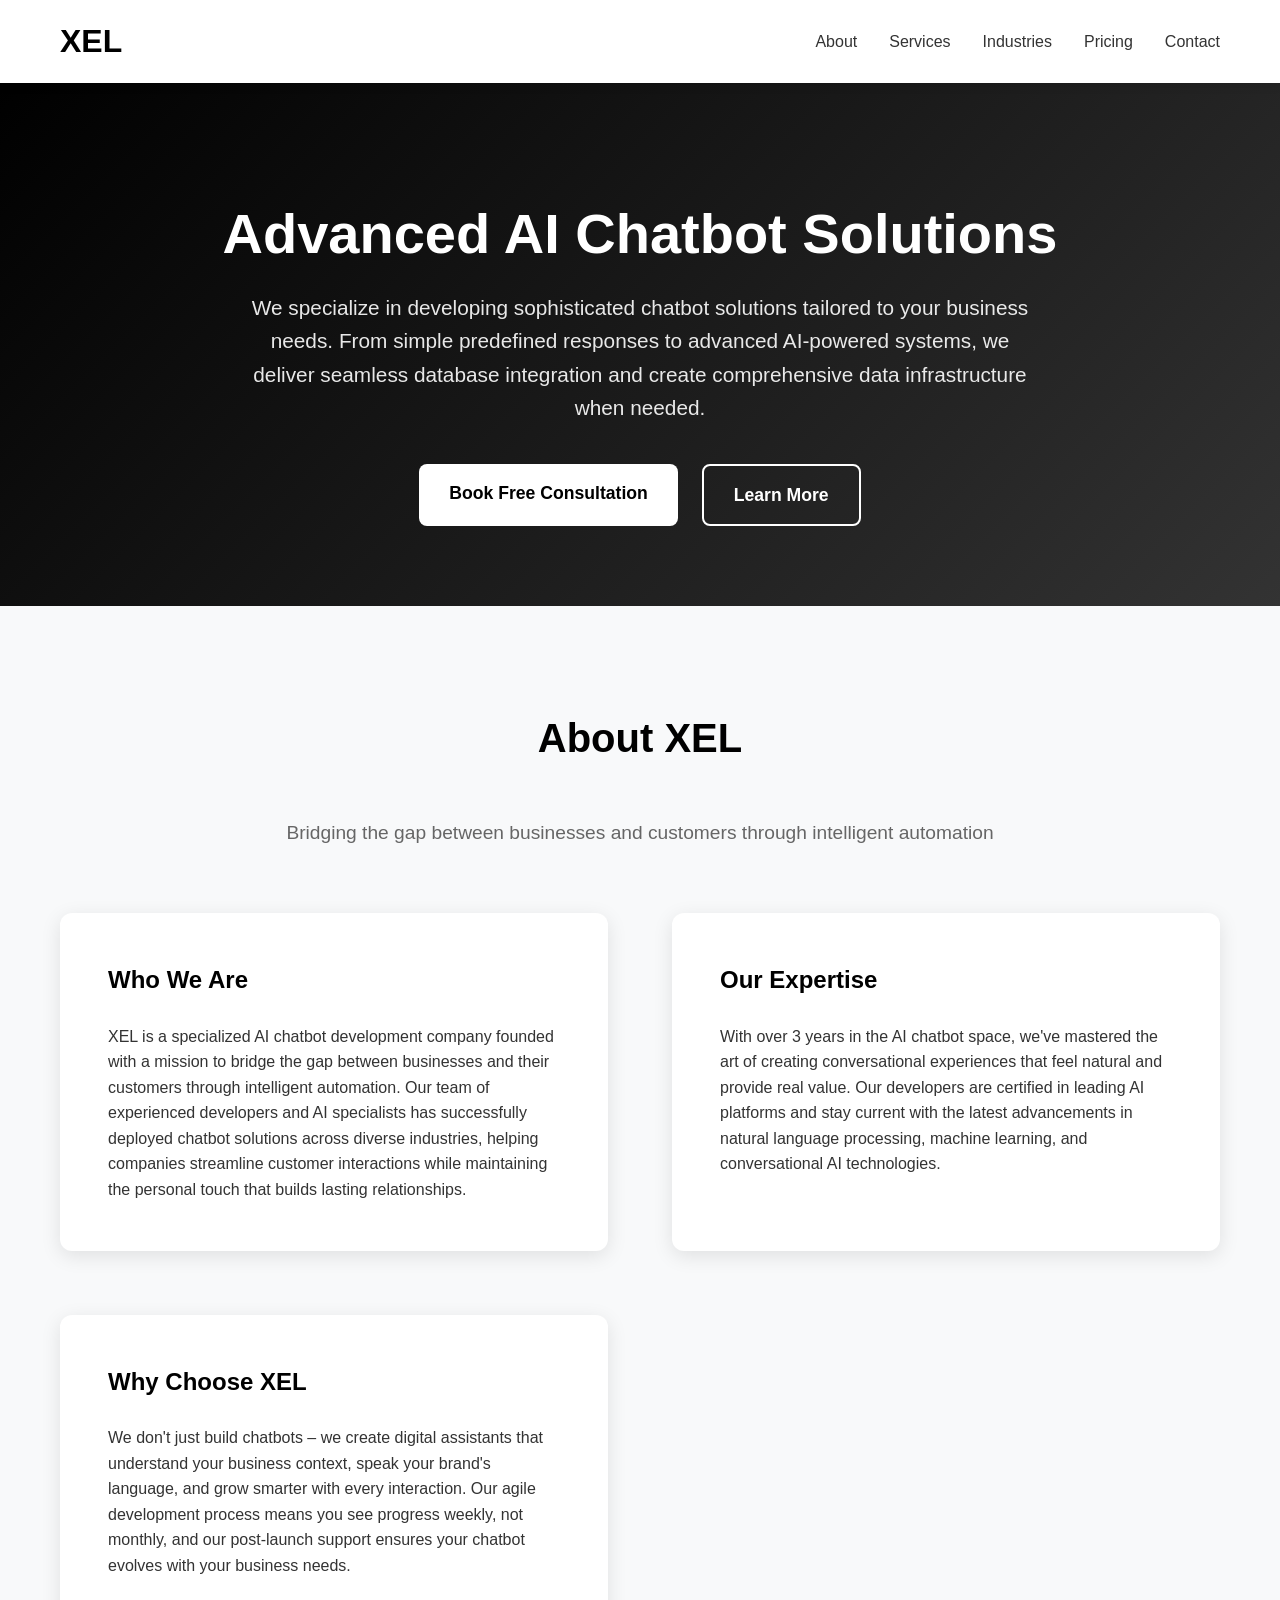
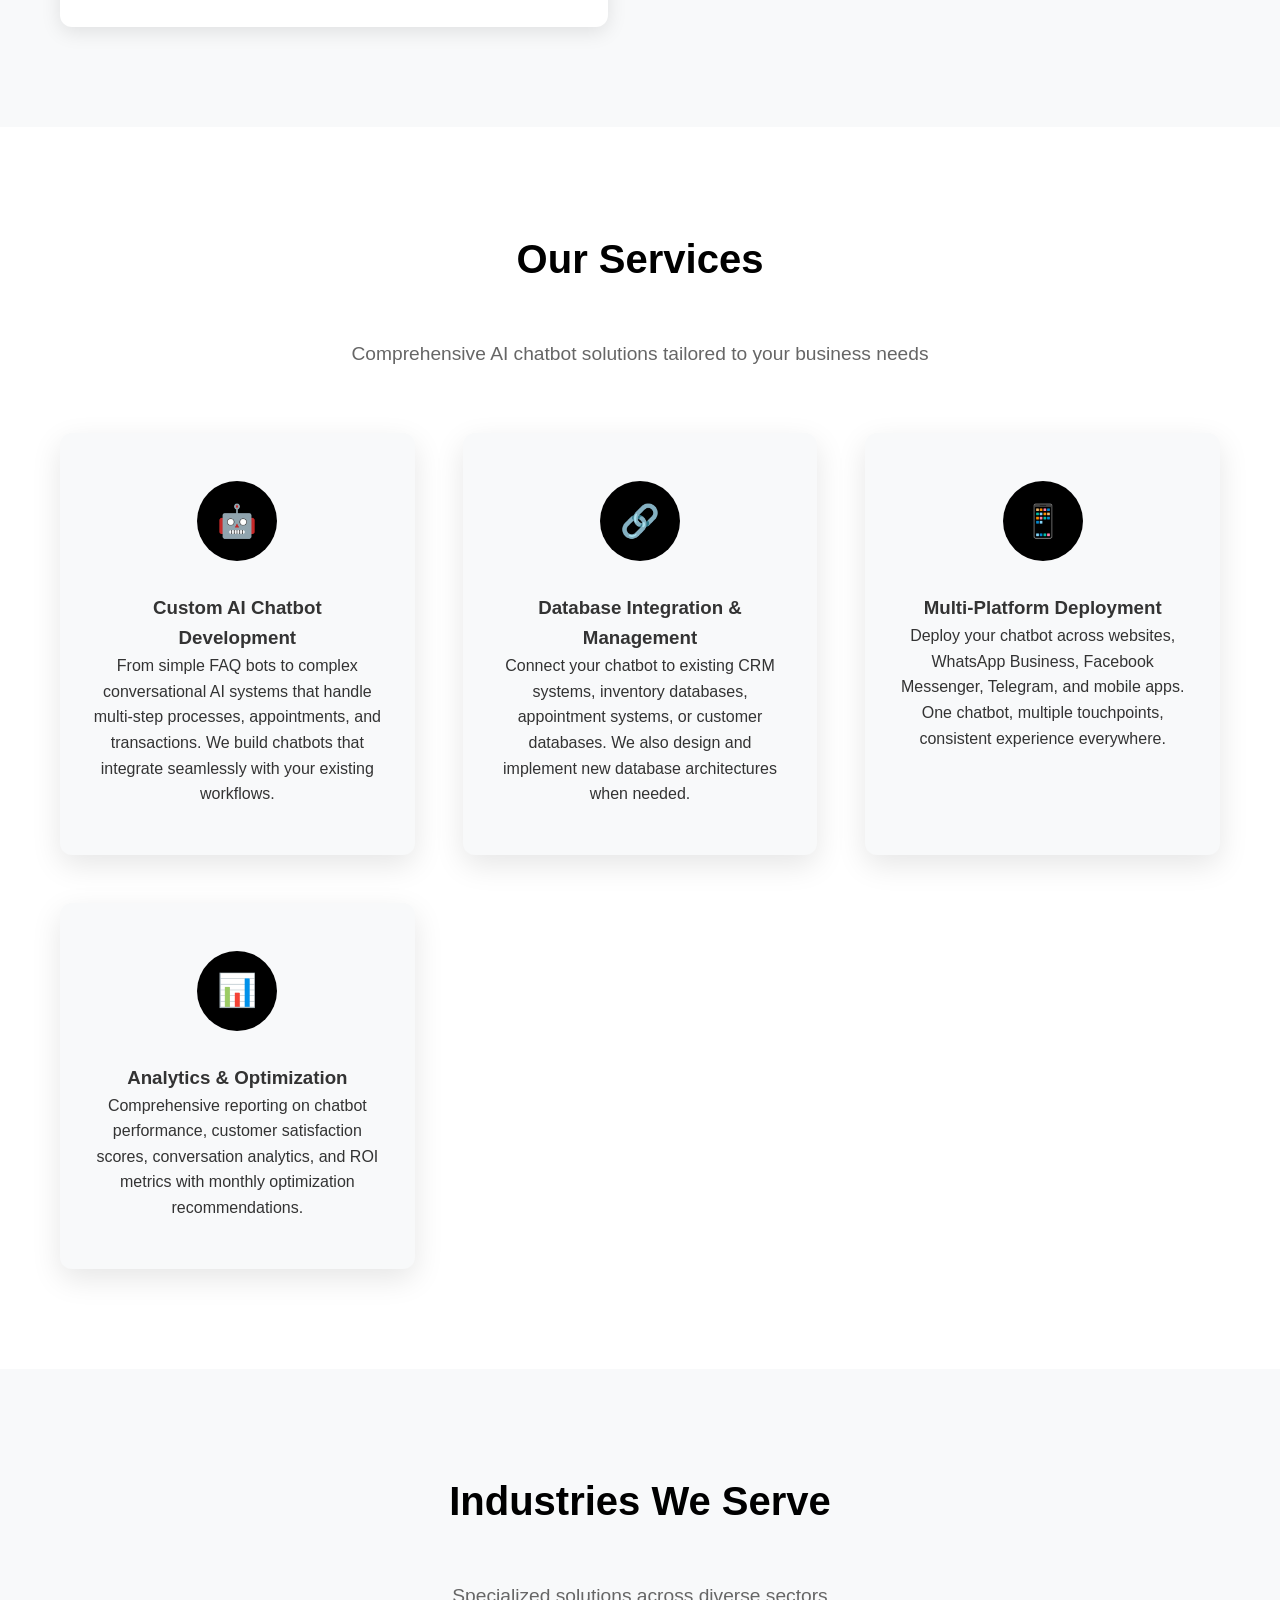
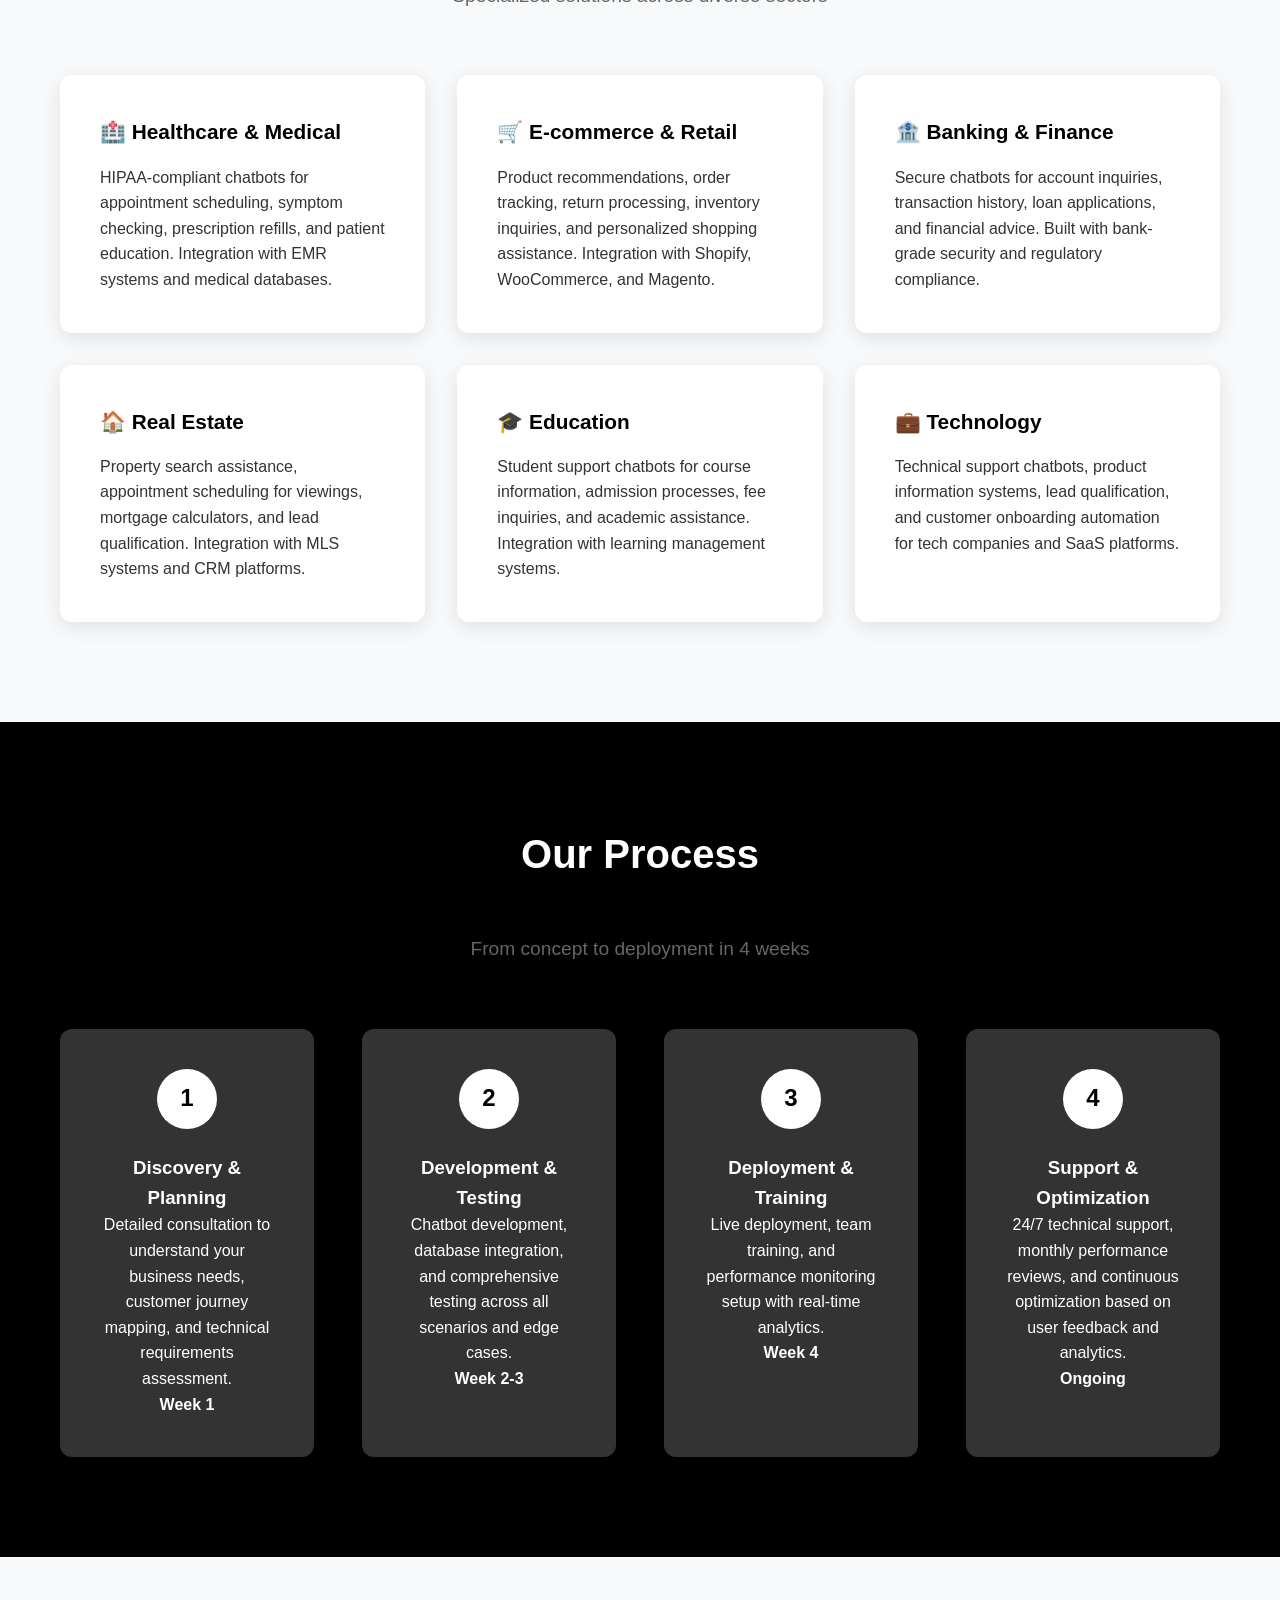
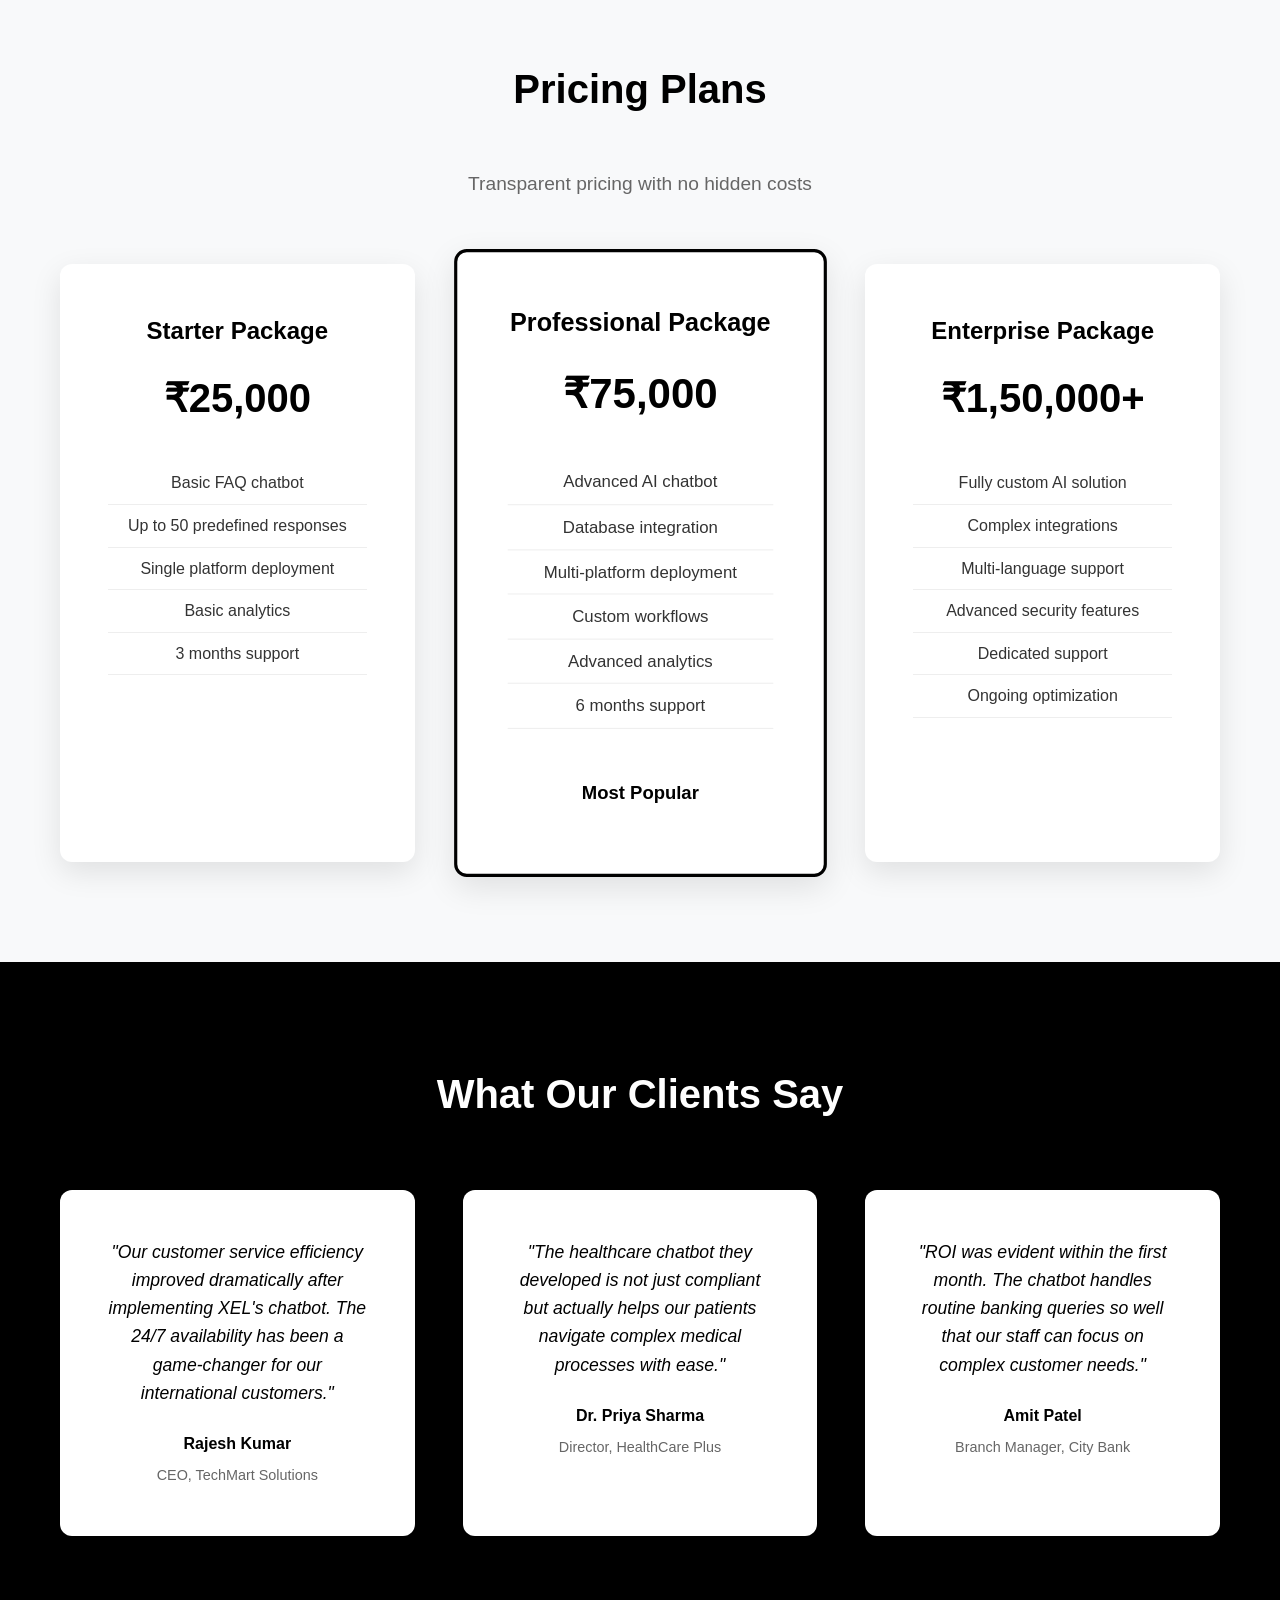
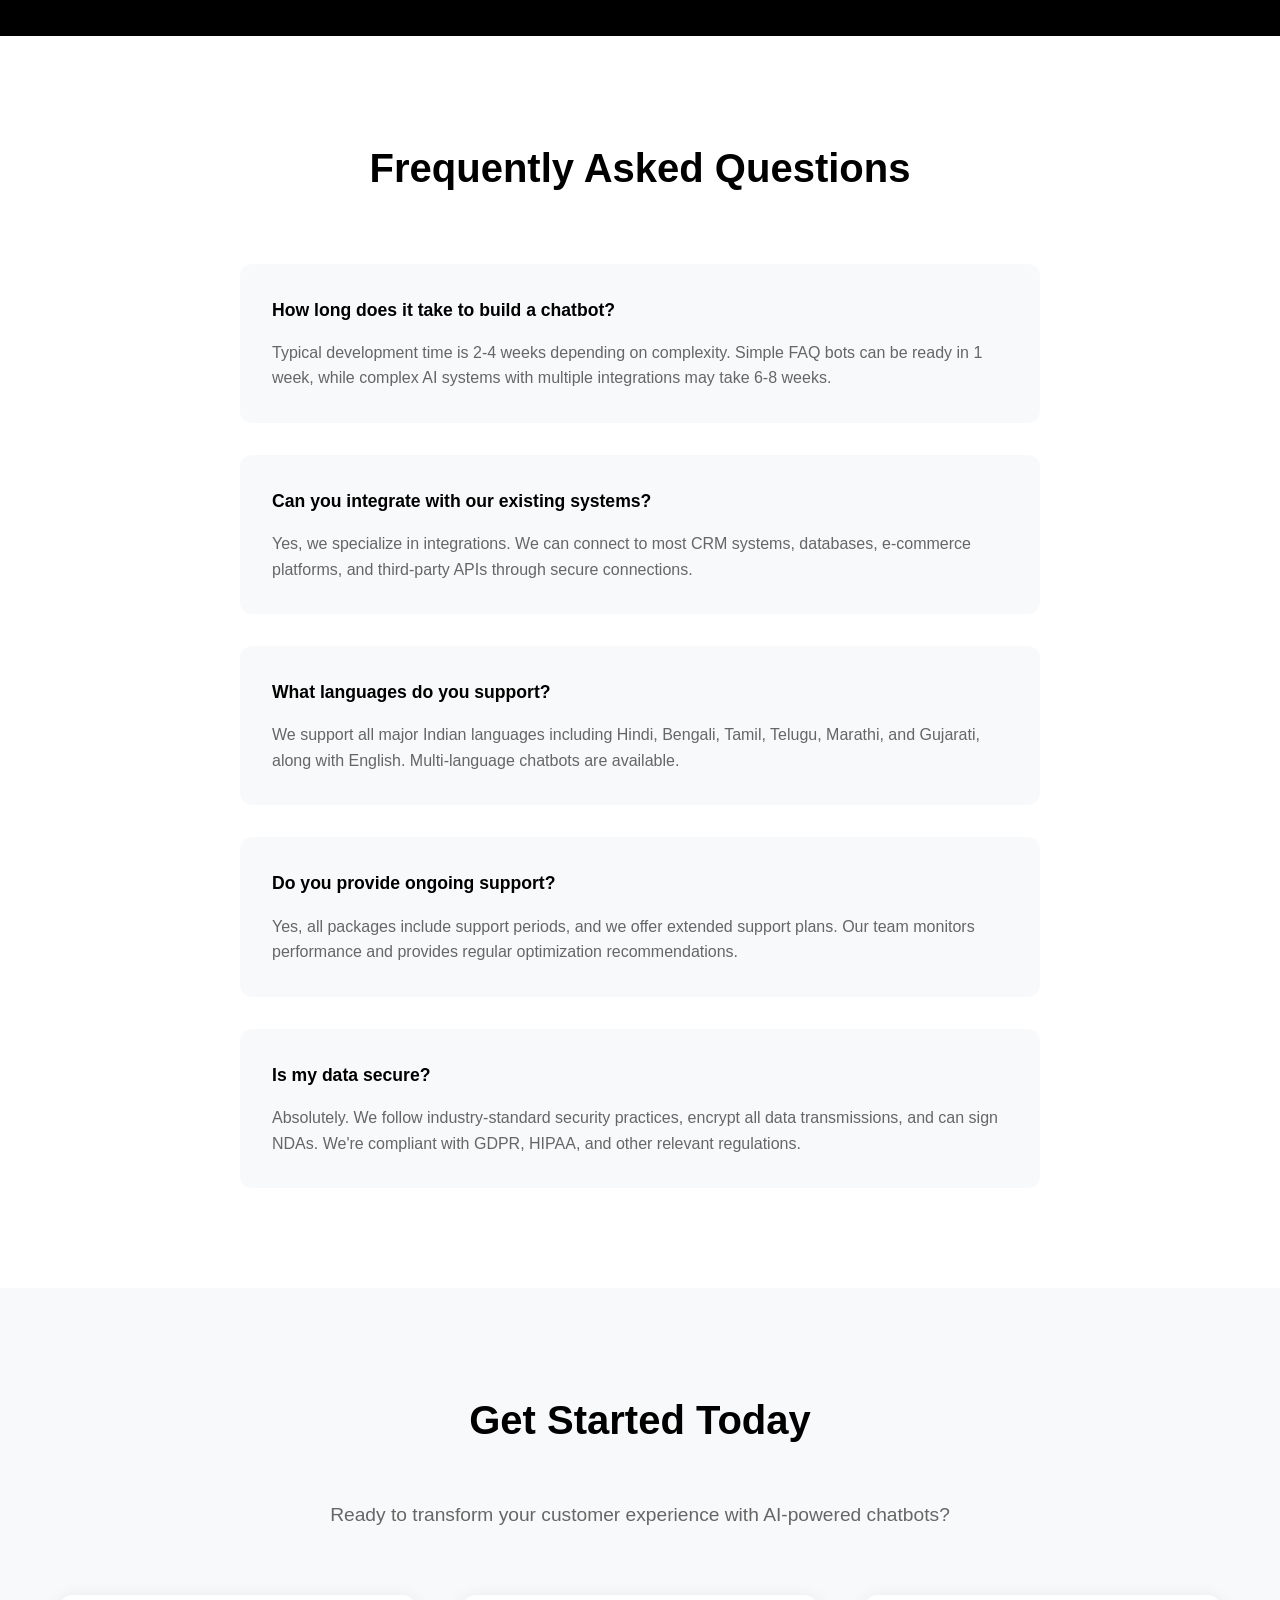
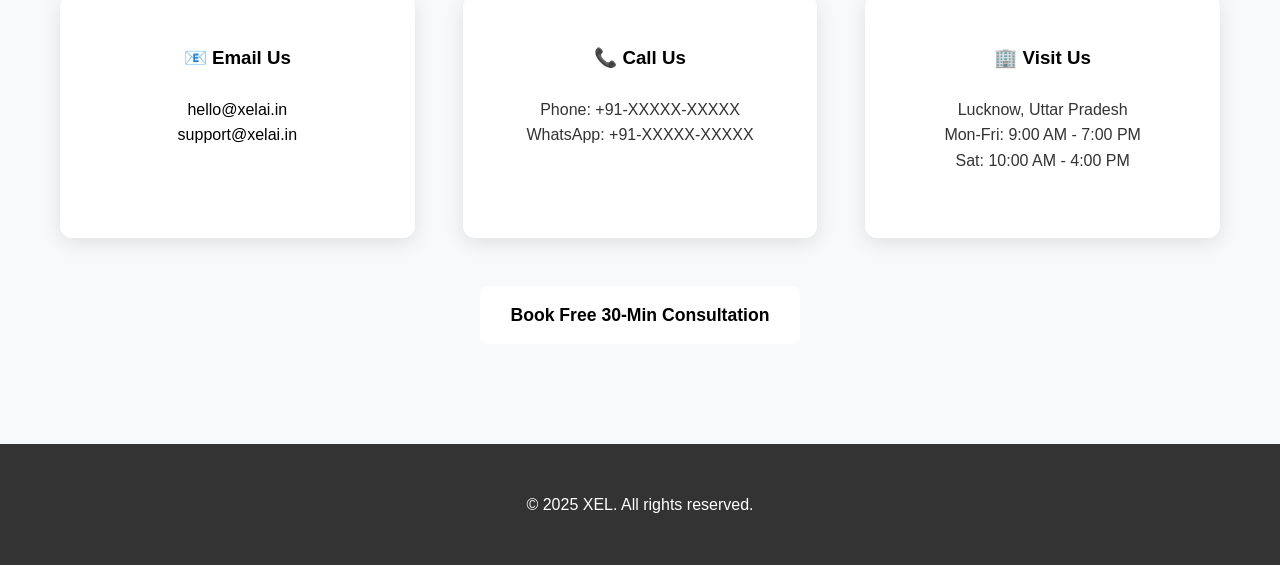
<file: xel main folder/index.html>
<!DOCTYPE html>
<html lang="en">
<head>
    <meta charset="UTF-8">
    <meta name="viewport" content="width=device-width, initial-scale=1.0">
    <title>XEL - Advanced AI Chatbot Solutions | Custom Development & Integration</title>
    <meta name="description" content="XEL specializes in AI chatbot development for businesses. Custom solutions, database integration, multi-platform deployment. 3+ years experience across healthcare, e-commerce, banking & more.">
    <meta name="keywords" content="AI chatbot development, custom chatbots, database integration, WhatsApp chatbot, healthcare chatbot, e-commerce chatbot">
    <style>
        * {
            margin: 0;
            padding: 0;
            box-sizing: border-box;
        }

        body {
            font-family: -apple-system, BlinkMacSystemFont, 'Segoe UI', Roboto, sans-serif;
            line-height: 1.6;
            color: #333;
            background: #fff;
        }

        .container {
            max-width: 1200px;
            margin: 0 auto;
            padding: 0 20px;
        }

        /* Header */
        .header {
            background: #fff;
            box-shadow: 0 2px 10px rgba(0,0,0,0.1);
            position: fixed;
            width: 100%;
            top: 0;
            z-index: 1000;
            padding: 1rem 0;
        }

        .nav {
            display: flex;
            justify-content: space-between;
            align-items: center;
        }

        .logo {
            font-size: 2rem;
            font-weight: bold;
            color: #000;
            text-decoration: none;
        }

        .nav-links {
            display: flex;
            list-style: none;
            gap: 2rem;
        }

        .nav-links a {
            text-decoration: none;
            color: #333;
            font-weight: 500;
            transition: color 0.3s;
        }

        .nav-links a:hover {
            color: #000;
        }

        /* Hero Section */
        .hero {
            background: linear-gradient(135deg, #000 0%, #333 100%);
            color: white;
            padding: 120px 0 80px;
            text-align: center;
            margin-top: 80px;
        }

        .hero h1 {
            font-size: 3.5rem;
            font-weight: 700;
            margin-bottom: 1.5rem;
            line-height: 1.2;
        }

        .hero p {
            font-size: 1.3rem;
            margin-bottom: 2.5rem;
            opacity: 0.9;
            line-height: 1.6;
            max-width: 800px;
            margin-left: auto;
            margin-right: auto;
        }

        .cta-buttons {
            display: flex;
            gap: 1.5rem;
            justify-content: center;
            flex-wrap: wrap;
        }

        .btn {
            padding: 15px 30px;
            border: none;
            border-radius: 8px;
            font-size: 1.1rem;
            font-weight: 600;
            cursor: pointer;
            transition: all 0.3s;
            text-decoration: none;
            display: inline-block;
        }

        .btn-primary {
            background: #fff;
            color: #000;
        }

        .btn-primary:hover {
            background: #f0f0f0;
            transform: translateY(-2px);
        }

        .btn-secondary {
            background: transparent;
            color: #fff;
            border: 2px solid #fff;
        }

        .btn-secondary:hover {
            background: #fff;
            color: #000;
        }

        /* Section Styles */
        .section {
            padding: 100px 0;
        }

        .section-title {
            text-align: center;
            font-size: 2.5rem;
            font-weight: 700;
            margin-bottom: 3rem;
            color: #000;
        }

        .section-subtitle {
            text-align: center;
            font-size: 1.2rem;
            color: #666;
            margin-bottom: 4rem;
            max-width: 800px;
            margin-left: auto;
            margin-right: auto;
        }

        /* About Section */
        .about {
            background: #f8f9fa;
        }

        .about-grid {
            display: grid;
            grid-template-columns: repeat(auto-fit, minmax(350px, 1fr));
            gap: 4rem;
            margin-top: 4rem;
        }

        .about-card {
            background: #fff;
            padding: 3rem;
            border-radius: 12px;
            box-shadow: 0 5px 20px rgba(0,0,0,0.1);
        }

        .about-card h3 {
            font-size: 1.5rem;
            margin-bottom: 1.5rem;
            color: #000;
        }

        /* Services Section */
        .services {
            background: #fff;
        }

        .services-grid {
            display: grid;
            grid-template-columns: repeat(auto-fit, minmax(300px, 1fr));
            gap: 3rem;
            margin-top: 4rem;
        }

        .service-card {
            background: #f8f9fa;
            padding: 3rem 2rem;
            border-radius: 12px;
            text-align: center;
            box-shadow: 0 10px 30px rgba(0,0,0,0.1);
            transition: transform 0.3s;
        }

        .service-card:hover {
            transform: translateY(-5px);
        }

        .service-icon {
            width: 80px;
            height: 80px;
            background: #000;
            border-radius: 50%;
            margin: 0 auto 2rem;
            display: flex;
            align-items: center;
            justify-content: center;
            font-size: 2rem;
            color: #fff;
        }

        /* Industries Section */
        .industries {
            background: #f8f9fa;
        }

        .industries-grid {
            display: grid;
            grid-template-columns: repeat(auto-fit, minmax(280px, 1fr));
            gap: 2rem;
            margin-top: 4rem;
        }

        .industry-card {
            background: #fff;
            padding: 2.5rem;
            border-radius: 12px;
            box-shadow: 0 5px 20px rgba(0,0,0,0.1);
            transition: transform 0.3s;
        }

        .industry-card:hover {
            transform: translateY(-3px);
        }

        .industry-card h3 {
            color: #000;
            margin-bottom: 1rem;
            font-size: 1.3rem;
        }

        /* Process Section */
        .process {
            background: #000;
            color: #fff;
        }

        .process .section-title {
            color: #fff;
        }

        .process-grid {
            display: grid;
            grid-template-columns: repeat(auto-fit, minmax(250px, 1fr));
            gap: 3rem;
            margin-top: 4rem;
        }

        .process-card {
            background: #333;
            padding: 2.5rem;
            border-radius: 12px;
            text-align: center;
        }

        .process-number {
            width: 60px;
            height: 60px;
            background: #fff;
            color: #000;
            border-radius: 50%;
            display: flex;
            align-items: center;
            justify-content: center;
            font-size: 1.5rem;
            font-weight: bold;
            margin: 0 auto 1.5rem;
        }

        /* Pricing Section */
        .pricing {
            background: #f8f9fa;
        }

        .pricing-grid {
            display: grid;
            grid-template-columns: repeat(auto-fit, minmax(300px, 1fr));
            gap: 3rem;
            margin-top: 4rem;
        }

        .pricing-card {
            background: #fff;
            padding: 3rem;
            border-radius: 12px;
            box-shadow: 0 10px 30px rgba(0,0,0,0.1);
            text-align: center;
            position: relative;
        }

        .pricing-card.featured {
            border: 3px solid #000;
            transform: scale(1.05);
        }

        .pricing-card h3 {
            font-size: 1.5rem;
            margin-bottom: 1rem;
            color: #000;
        }

        .pricing-price {
            font-size: 2.5rem;
            font-weight: bold;
            color: #000;
            margin-bottom: 2rem;
        }

        .pricing-features {
            list-style: none;
            margin-bottom: 2rem;
        }

        .pricing-features li {
            padding: 0.5rem 0;
            border-bottom: 1px solid #eee;
        }

        /* FAQ Section */
        .faq {
            background: #fff;
        }

        .faq-grid {
            display: grid;
            gap: 2rem;
            margin-top: 4rem;
            max-width: 800px;
            margin-left: auto;
            margin-right: auto;
        }

        .faq-item {
            background: #f8f9fa;
            padding: 2rem;
            border-radius: 12px;
            cursor: pointer;
            transition: all 0.3s;
        }

        .faq-item:hover {
            background: #e9ecef;
        }

        .faq-question {
            font-weight: 600;
            font-size: 1.1rem;
            margin-bottom: 1rem;
            color: #000;
        }

        .faq-answer {
            color: #666;
            line-height: 1.6;
        }

        /* Testimonials */
        .testimonials {
            padding: 100px 0;
            background: #000;
            color: #fff;
        }

        .testimonials .section-title {
            color: #fff;
        }

        .testimonial-grid {
            display: grid;
            grid-template-columns: repeat(auto-fit, minmax(300px, 1fr));
            gap: 3rem;
            margin-top: 4rem;
        }

        .testimonial-card {
            background: #fff;
            color: #000;
            padding: 3rem;
            border-radius: 12px;
            text-align: center;
        }

        .testimonial-quote {
            font-size: 1.1rem;
            font-style: italic;
            margin-bottom: 1.5rem;
            line-height: 1.6;
        }

        .testimonial-author {
            font-weight: 600;
            margin-bottom: 0.5rem;
        }

        .testimonial-role {
            color: #666;
            font-size: 0.9rem;
        }

        /* Contact */
        .contact {
            padding: 100px 0;
            background: #f8f9fa;
            text-align: center;
        }

        .contact-grid {
            display: grid;
            grid-template-columns: repeat(auto-fit, minmax(300px, 1fr));
            gap: 3rem;
            margin-top: 4rem;
        }

        .contact-card {
            background: #fff;
            padding: 3rem;
            border-radius: 12px;
            box-shadow: 0 5px 20px rgba(0,0,0,0.1);
        }

        .contact-card h3 {
            color: #000;
            margin-bottom: 1.5rem;
        }

        .contact-info {
            margin: 1rem 0;
        }

        .contact-info a {
            color: #000;
            text-decoration: none;
            font-weight: 500;
        }

        .contact-info a:hover {
            text-decoration: underline;
        }

        /* Footer */
        .footer {
            background: #333;
            color: #fff;
            padding: 3rem 0;
            text-align: center;
        }

        /* Responsive */
        @media (max-width: 768px) {
            .hero h1 {
                font-size: 2.5rem;
            }
            
            .hero p {
                font-size: 1.1rem;
            }
            
            .nav-links {
                display: none;
            }
            
            .cta-buttons {
                flex-direction: column;
                align-items: center;
            }

            .pricing-card.featured {
                transform: none;
            }
        }
    </style>
</head>
<body>
    <!-- Header -->
    <header class="header">
        <nav class="nav container">
            <a href="/" class="logo">XEL</a>
            <ul class="nav-links">
                <li><a href="#about">About</a></li>
                <li><a href="#services">Services</a></li>
                <li><a href="#industries">Industries</a></li>
                <li><a href="#pricing">Pricing</a></li>
                <li><a href="#contact">Contact</a></li>
            </ul>
        </nav>
    </header>

    <!-- Hero Section -->
    <section class="hero">
        <div class="container">
            <h1>Advanced AI Chatbot Solutions</h1>
            <p>We specialize in developing sophisticated chatbot solutions tailored to your business needs. From simple predefined responses to advanced AI-powered systems, we deliver seamless database integration and create comprehensive data infrastructure when needed.</p>
            <div class="cta-buttons">
                <a href="https://calendly.com/outreach-xelai/60min" class="btn btn-primary">Book Free Consultation</a>
                <a href="#about" class="btn btn-secondary">Learn More</a>
            </div>
        </div>
    </section>

    <!-- About Section -->
    <section id="about" class="section about">
        <div class="container">
            <h2 class="section-title">About XEL</h2>
            <p class="section-subtitle">Bridging the gap between businesses and customers through intelligent automation</p>
            <div class="about-grid">
                <div class="about-card">
                    <h3>Who We Are</h3>
                    <p>XEL is a specialized AI chatbot development company founded with a mission to bridge the gap between businesses and their customers through intelligent automation. Our team of experienced developers and AI specialists has successfully deployed chatbot solutions across diverse industries, helping companies streamline customer interactions while maintaining the personal touch that builds lasting relationships.</p>
                </div>
                <div class="about-card">
                    <h3>Our Expertise</h3>
                    <p>With over 3 years in the AI chatbot space, we've mastered the art of creating conversational experiences that feel natural and provide real value. Our developers are certified in leading AI platforms and stay current with the latest advancements in natural language processing, machine learning, and conversational AI technologies.</p>
                </div>
                <div class="about-card">
                    <h3>Why Choose XEL</h3>
                    <p>We don't just build chatbots – we create digital assistants that understand your business context, speak your brand's language, and grow smarter with every interaction. Our agile development process means you see progress weekly, not monthly, and our post-launch support ensures your chatbot evolves with your business needs.</p>
                </div>
            </div>
        </div>
    </section>

    <!-- Services Section -->
    <section id="services" class="section services">
        <div class="container">
            <h2 class="section-title">Our Services</h2>
            <p class="section-subtitle">Comprehensive AI chatbot solutions tailored to your business needs</p>
            <div class="services-grid">
                <div class="service-card">
                    <div class="service-icon">🤖</div>
                    <h3>Custom AI Chatbot Development</h3>
                    <p>From simple FAQ bots to complex conversational AI systems that handle multi-step processes, appointments, and transactions. We build chatbots that integrate seamlessly with your existing workflows.</p>
                </div>
                <div class="service-card">
                    <div class="service-icon">🔗</div>
                    <h3>Database Integration & Management</h3>
                    <p>Connect your chatbot to existing CRM systems, inventory databases, appointment systems, or customer databases. We also design and implement new database architectures when needed.</p>
                </div>
                <div class="service-card">
                    <div class="service-icon">📱</div>
                    <h3>Multi-Platform Deployment</h3>
                    <p>Deploy your chatbot across websites, WhatsApp Business, Facebook Messenger, Telegram, and mobile apps. One chatbot, multiple touchpoints, consistent experience everywhere.</p>
                </div>
                <div class="service-card">
                    <div class="service-icon">📊</div>
                    <h3>Analytics & Optimization</h3>
                    <p>Comprehensive reporting on chatbot performance, customer satisfaction scores, conversation analytics, and ROI metrics with monthly optimization recommendations.</p>
                </div>
            </div>
        </div>
    </section>

    <!-- Industries Section -->
    <section id="industries" class="section industries">
        <div class="container">
            <h2 class="section-title">Industries We Serve</h2>
            <p class="section-subtitle">Specialized solutions across diverse sectors</p>
            <div class="industries-grid">
                <div class="industry-card">
                    <h3>🏥 Healthcare & Medical</h3>
                    <p>HIPAA-compliant chatbots for appointment scheduling, symptom checking, prescription refills, and patient education. Integration with EMR systems and medical databases.</p>
                </div>
                <div class="industry-card">
                    <h3>🛒 E-commerce & Retail</h3>
                    <p>Product recommendations, order tracking, return processing, inventory inquiries, and personalized shopping assistance. Integration with Shopify, WooCommerce, and Magento.</p>
                </div>
                <div class="industry-card">
                    <h3>🏦 Banking & Finance</h3>
                    <p>Secure chatbots for account inquiries, transaction history, loan applications, and financial advice. Built with bank-grade security and regulatory compliance.</p>
                </div>
                <div class="industry-card">
                    <h3>🏠 Real Estate</h3>
                    <p>Property search assistance, appointment scheduling for viewings, mortgage calculators, and lead qualification. Integration with MLS systems and CRM platforms.</p>
                </div>
                <div class="industry-card">
                    <h3>🎓 Education</h3>
                    <p>Student support chatbots for course information, admission processes, fee inquiries, and academic assistance. Integration with learning management systems.</p>
                </div>
                <div class="industry-card">
                    <h3>💼 Technology</h3>
                    <p>Technical support chatbots, product information systems, lead qualification, and customer onboarding automation for tech companies and SaaS platforms.</p>
                </div>
            </div>
        </div>
    </section>

    <!-- Process Section -->
    <section id="process" class="section process">
        <div class="container">
            <h2 class="section-title">Our Process</h2>
            <p class="section-subtitle">From concept to deployment in 4 weeks</p>
            <div class="process-grid">
                <div class="process-card">
                    <div class="process-number">1</div>
                    <h3>Discovery & Planning</h3>
                    <p>Detailed consultation to understand your business needs, customer journey mapping, and technical requirements assessment.</p>
                    <strong>Week 1</strong>
                </div>
                <div class="process-card">
                    <div class="process-number">2</div>
                    <h3>Development & Testing</h3>
                    <p>Chatbot development, database integration, and comprehensive testing across all scenarios and edge cases.</p>
                    <strong>Week 2-3</strong>
                </div>
                <div class="process-card">
                    <div class="process-number">3</div>
                    <h3>Deployment & Training</h3>
                    <p>Live deployment, team training, and performance monitoring setup with real-time analytics.</p>
                    <strong>Week 4</strong>
                </div>
                <div class="process-card">
                    <div class="process-number">4</div>
                    <h3>Support & Optimization</h3>
                    <p>24/7 technical support, monthly performance reviews, and continuous optimization based on user feedback and analytics.</p>
                    <strong>Ongoing</strong>
                </div>
            </div>
        </div>
    </section>

    <!-- Pricing Section -->
    <section id="pricing" class="section pricing">
        <div class="container">
            <h2 class="section-title">Pricing Plans</h2>
            <p class="section-subtitle">Transparent pricing with no hidden costs</p>
            <div class="pricing-grid">
                <div class="pricing-card">
                    <h3>Starter Package</h3>
                    <div class="pricing-price">₹25,000</div>
                    <ul class="pricing-features">
                        <li>Basic FAQ chatbot</li>
                        <li>Up to 50 predefined responses</li>
                        <li>Single platform deployment</li>
                        <li>Basic analytics</li>
                        <li>3 months support</li>
                    </ul>
                    <a href="https://calendly.com/outreach-xelai/60min" class="btn btn-secondary">Get Started</a>
                </div>
                <div class="pricing-card featured">
                    <h3>Professional Package</h3>
                    <div class="pricing-price">₹75,000</div>
                    <ul class="pricing-features">
                        <li>Advanced AI chatbot</li>
                        <li>Database integration</li>
                        <li>Multi-platform deployment</li>
                        <li>Custom workflows</li>
                        <li>Advanced analytics</li>
                        <li>6 months support</li>
                    </ul>
                    <a href="https://calendly.com/outreach-xelai/60min" class="btn btn-primary">Most Popular</a>
                </div>
                <div class="pricing-card">
                    <h3>Enterprise Package</h3>
                    <div class="pricing-price">₹1,50,000+</div>
                    <ul class="pricing-features">
                        <li>Fully custom AI solution</li>
                        <li>Complex integrations</li>
                        <li>Multi-language support</li>
                        <li>Advanced security features</li>
                        <li>Dedicated support</li>
                        <li>Ongoing optimization</li>
                    </ul>
                    <a href="https://calendly.com/outreach-xelai/60min" class="btn btn-secondary">Contact Us</a>
                </div>
            </div>
        </div>
    </section>

    <!-- Testimonials -->
    <section id="testimonials" class="testimonials">
        <div class="container">
            <h2 class="section-title">What Our Clients Say</h2>
            <div class="testimonial-grid">
                <div class="testimonial-card">
                    <div class="testimonial-quote">"Our customer service efficiency improved dramatically after implementing XEL's chatbot. The 24/7 availability has been a game-changer for our international customers."</div>
                    <div class="testimonial-author">Rajesh Kumar</div>
                    <div class="testimonial-role">CEO, TechMart Solutions</div>
                </div>
                <div class="testimonial-card">
                    <div class="testimonial-quote">"The healthcare chatbot they developed is not just compliant but actually helps our patients navigate complex medical processes with ease."</div>
                    <div class="testimonial-author">Dr. Priya Sharma</div>
                    <div class="testimonial-role">Director, HealthCare Plus</div>
                </div>
                <div class="testimonial-card">
                    <div class="testimonial-quote">"ROI was evident within the first month. The chatbot handles routine banking queries so well that our staff can focus on complex customer needs."</div>
                    <div class="testimonial-author">Amit Patel</div>
                    <div class="testimonial-role">Branch Manager, City Bank</div>
                </div>
            </div>
        </div>
    </section>

    <!-- FAQ Section -->
    <section id="faq" class="section faq">
        <div class="container">
            <h2 class="section-title">Frequently Asked Questions</h2>
            <div class="faq-grid">
                <div class="faq-item">
                    <div class="faq-question">How long does it take to build a chatbot?</div>
                    <div class="faq-answer">Typical development time is 2-4 weeks depending on complexity. Simple FAQ bots can be ready in 1 week, while complex AI systems with multiple integrations may take 6-8 weeks.</div>
                </div>
                <div class="faq-item">
                    <div class="faq-question">Can you integrate with our existing systems?</div>
                    <div class="faq-answer">Yes, we specialize in integrations. We can connect to most CRM systems, databases, e-commerce platforms, and third-party APIs through secure connections.</div>
                </div>
                <div class="faq-item">
                    <div class="faq-question">What languages do you support?</div>
                    <div class="faq-answer">We support all major Indian languages including Hindi, Bengali, Tamil, Telugu, Marathi, and Gujarati, along with English. Multi-language chatbots are available.</div>
                </div>
                <div class="faq-item">
                    <div class="faq-question">Do you provide ongoing support?</div>
                    <div class="faq-answer">Yes, all packages include support periods, and we offer extended support plans. Our team monitors performance and provides regular optimization recommendations.</div>
                </div>
                <div class="faq-item">
                    <div class="faq-question">Is my data secure?</div>
                    <div class="faq-answer">Absolutely. We follow industry-standard security practices, encrypt all data transmissions, and can sign NDAs. We're compliant with GDPR, HIPAA, and other relevant regulations.</div>
                </div>
            </div>
        </div>
    </section>

    <!-- Contact -->
    <section id="contact" class="section contact">
        <div class="container">
            <h2 class="section-title">Get Started Today</h2>
            <p class="section-subtitle">Ready to transform your customer experience with AI-powered chatbots?</p>
            <div class="contact-grid">
                <div class="contact-card">
                    <h3>📧 Email Us</h3>
                    <div class="contact-info">
                        <a href="mailto:hello@xelai.in">hello@xelai.in</a><br>
                        <a href="mailto:support@xelai.in">support@xelai.in</a>
                    </div>
                </div>
                <div class="contact-card">
                    <h3>📞 Call Us</h3>
                    <div class="contact-info">
                        Phone: +91-XXXXX-XXXXX<br>
                        WhatsApp: +91-XXXXX-XXXXX
                    </div>
                </div>
                <div class="contact-card">
                    <h3>🏢 Visit Us</h3>
                    <div class="contact-info">
                        Lucknow, Uttar Pradesh<br>
                        Mon-Fri: 9:00 AM - 7:00 PM<br>
                        Sat: 10:00 AM - 4:00 PM
                    </div>
                </div>
            </div>
            <div style="margin-top: 3rem;">
                <a href="https://calendly.com/outreach-xelai/60min" class="btn btn-primary">Book Free 30-Min Consultation</a>
            </div>
        </div>
    </section>

    <!-- Footer -->
    <footer class="footer">
        <div class="container">
            <p>&copy; 2025 XEL. All rights reserved.</p>
        </div>
    </footer>

    <script>
        // Smooth scrolling for navigation links
        document.querySelectorAll('a[href^="#"]').forEach(anchor => {
            anchor.addEventListener('click', function (e) {
                e.preventDefault();
                const target = document.querySelector(this.getAttribute('href'));
                if (target) {
                    target.scrollIntoView({
                        behavior: 'smooth',
                        block: 'start'
                    });
                }
            });
        });
    </script>
</body>
</html>
</file>
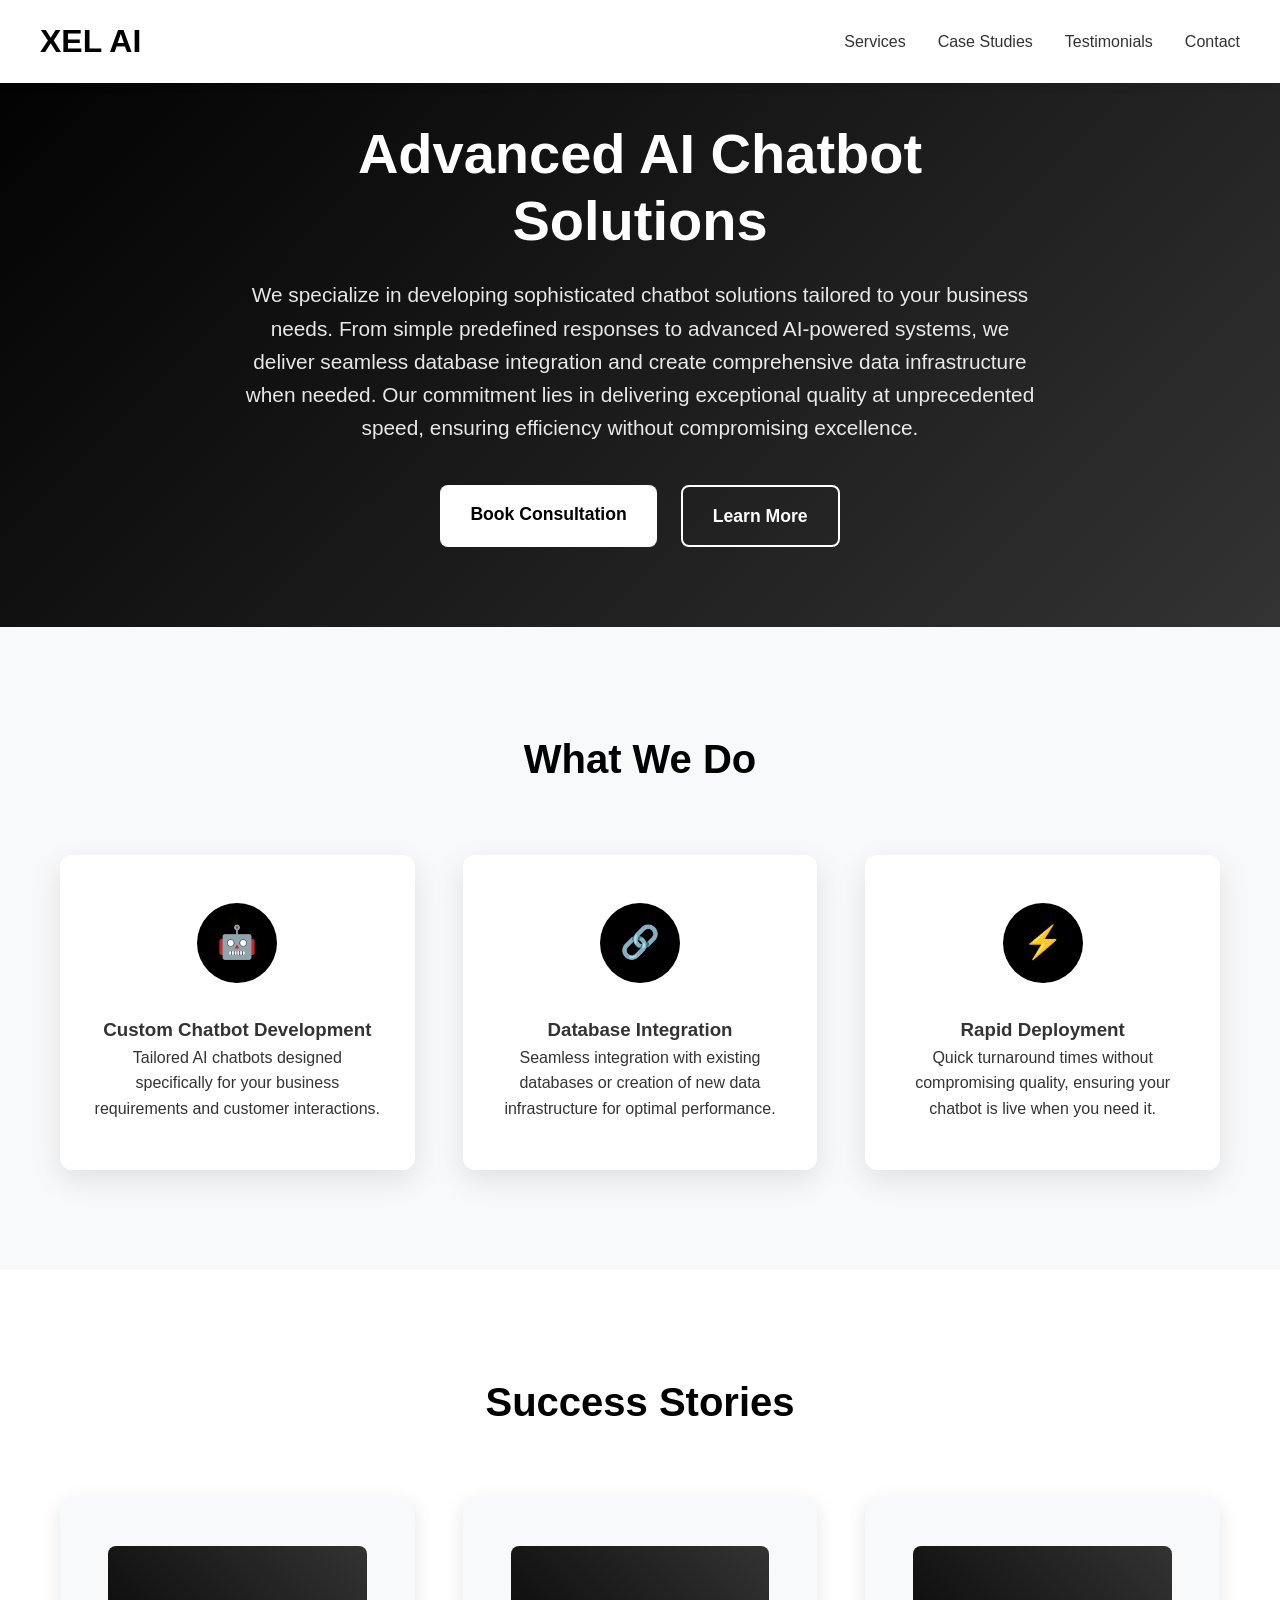
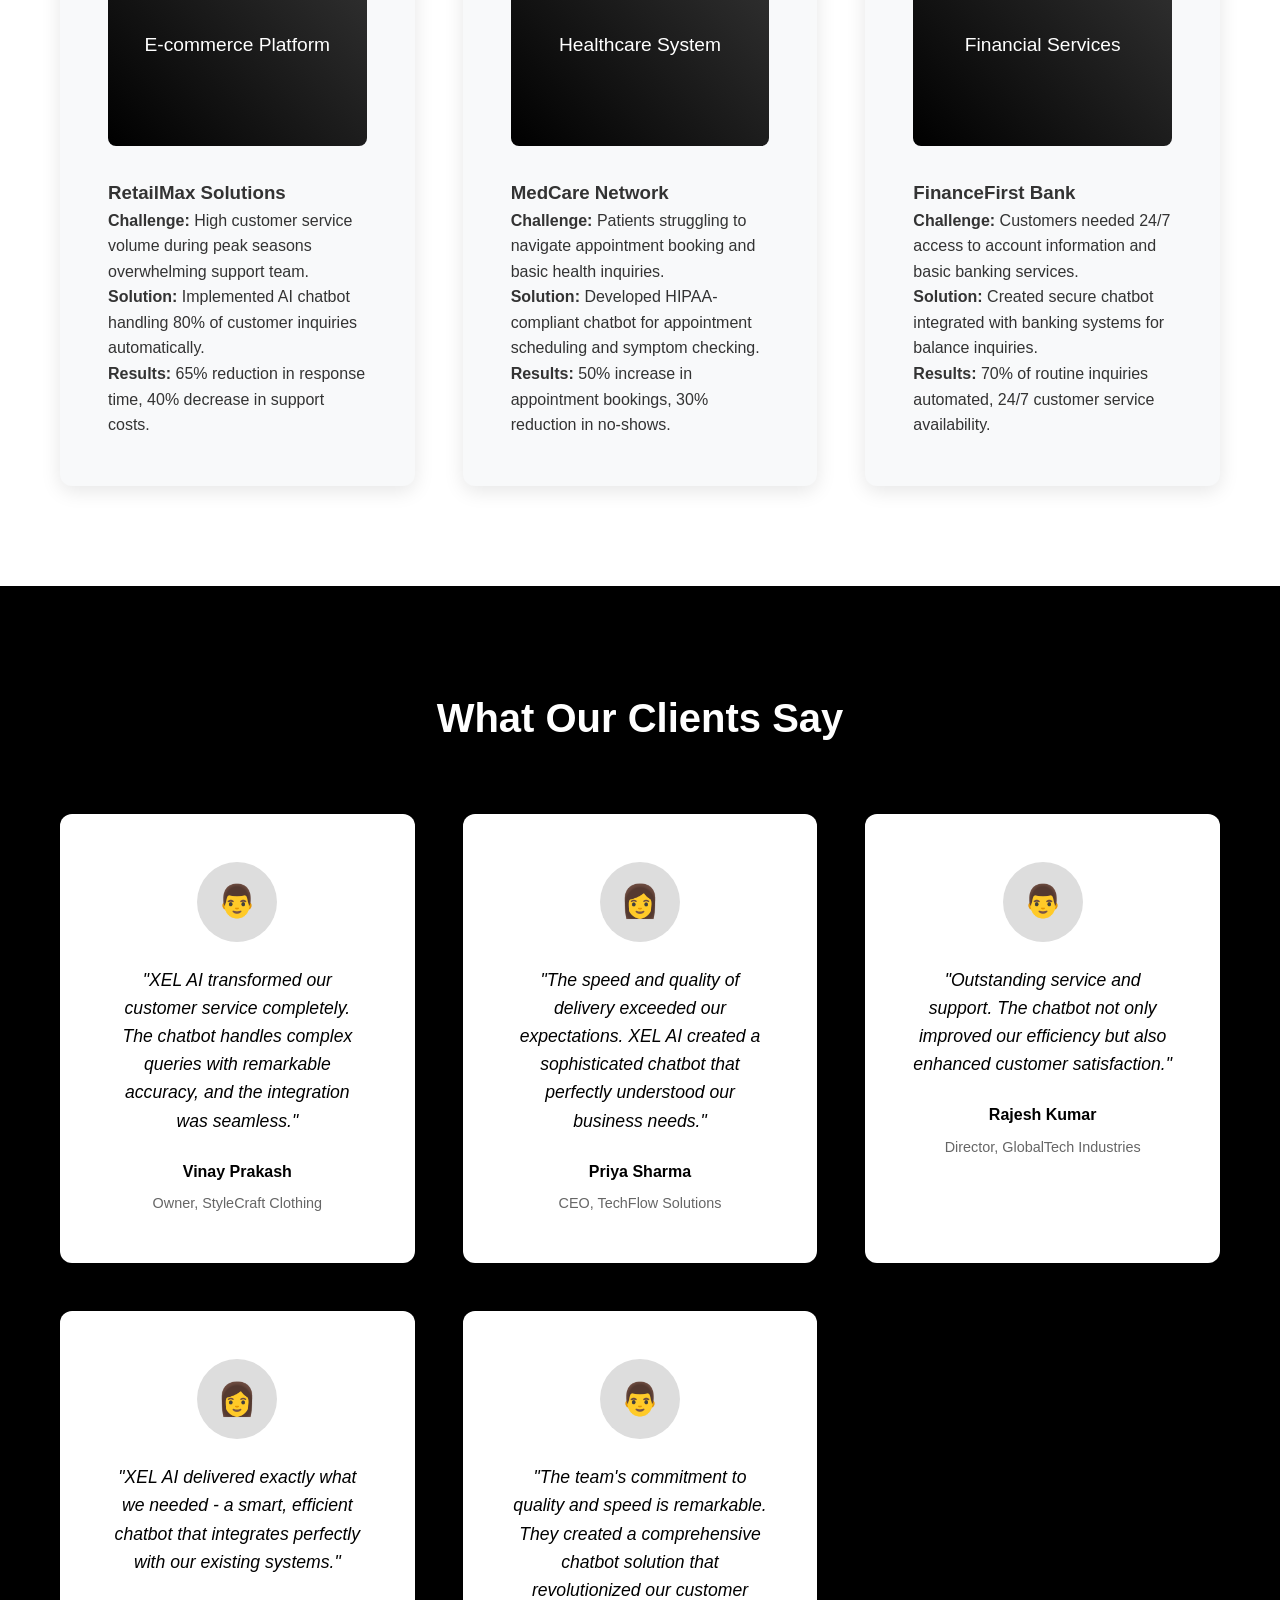
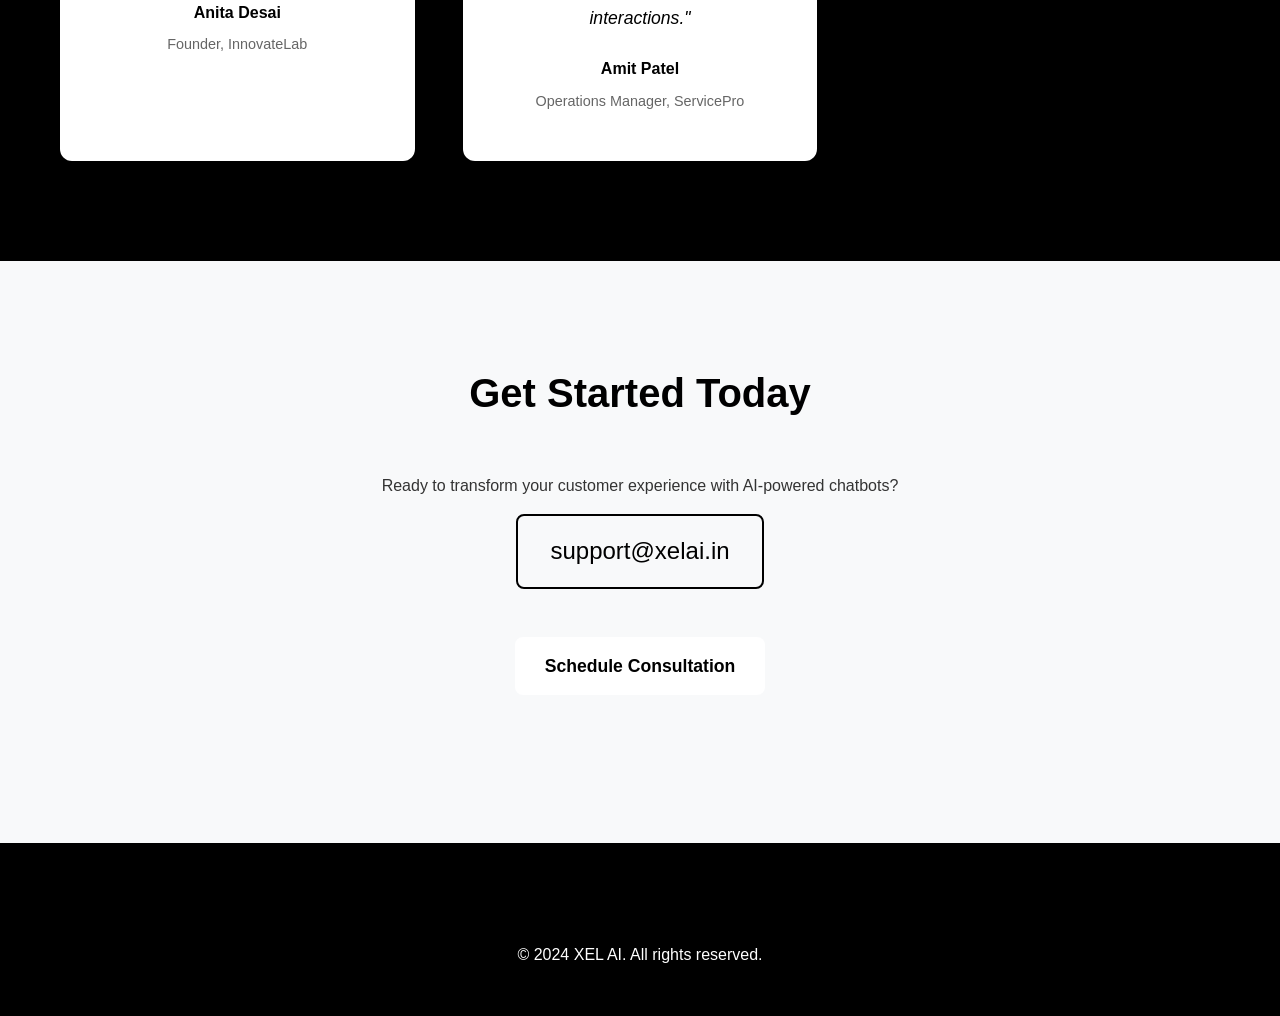
<file: xel-corporate-website (1)/index.html>
<!DOCTYPE html>
<html lang="en">
<head>
    <meta charset="UTF-8">
    <meta name="viewport" content="width=device-width, initial-scale=1.0">
    <title>XEL AI - Advanced Chatbot Solutions</title>
    <style>
        * {
            margin: 0;
            padding: 0;
            box-sizing: border-box;
        }

        body {
            font-family: 'Segoe UI', Tahoma, Geneva, Verdana, sans-serif;
            line-height: 1.6;
            color: #333;
            background: #fff;
        }

        .container {
            max-width: 1200px;
            margin: 0 auto;
            padding: 0 20px;
        }

        /* Header */
        .header {
            background: #fff;
            box-shadow: 0 2px 10px rgba(0,0,0,0.1);
            position: fixed;
            width: 100%;
            top: 0;
            z-index: 1000;
        }

        .nav {
            display: flex;
            justify-content: space-between;
            align-items: center;
            padding: 1rem 0;
        }

        .logo {
            font-size: 2rem;
            font-weight: bold;
            color: #000;
        }

        .nav-links {
            display: flex;
            list-style: none;
            gap: 2rem;
        }

        .nav-links a {
            text-decoration: none;
            color: #333;
            font-weight: 500;
            transition: color 0.3s;
        }

        .nav-links a:hover {
            color: #000;
        }

        /* Hero Section */
        .hero {
            background: linear-gradient(135deg, #000 0%, #333 100%);
            color: white;
            padding: 120px 0 80px;
            text-align: center;
        }

        .hero-content {
            max-width: 800px;
            margin: 0 auto;
        }

        .hero h1 {
            font-size: 3.5rem;
            font-weight: 700;
            margin-bottom: 1.5rem;
            line-height: 1.2;
        }

        .hero p {
            font-size: 1.3rem;
            margin-bottom: 2.5rem;
            opacity: 0.9;
            line-height: 1.6;
        }

        .cta-buttons {
            display: flex;
            gap: 1.5rem;
            justify-content: center;
            flex-wrap: wrap;
        }

        .btn {
            padding: 15px 30px;
            border: none;
            border-radius: 8px;
            font-size: 1.1rem;
            font-weight: 600;
            cursor: pointer;
            transition: all 0.3s;
            text-decoration: none;
            display: inline-block;
        }

        .btn-primary {
            background: #fff;
            color: #000;
        }

        .btn-primary:hover {
            background: #f0f0f0;
            transform: translateY(-2px);
        }

        .btn-secondary {
            background: transparent;
            color: #fff;
            border: 2px solid #fff;
        }

        .btn-secondary:hover {
            background: #fff;
            color: #000;
        }

        /* Services Section */
        .services {
            padding: 100px 0;
            background: #f8f9fa;
        }

        .section-title {
            text-align: center;
            font-size: 2.5rem;
            font-weight: 700;
            margin-bottom: 3rem;
            color: #000;
        }

        .services-grid {
            display: grid;
            grid-template-columns: repeat(auto-fit, minmax(300px, 1fr));
            gap: 3rem;
            margin-top: 4rem;
        }

        .service-card {
            background: #fff;
            padding: 3rem 2rem;
            border-radius: 12px;
            text-align: center;
            box-shadow: 0 10px 30px rgba(0,0,0,0.1);
            transition: transform 0.3s;
        }

        .service-card:hover {
            transform: translateY(-5px);
        }

        .service-icon {
            width: 80px;
            height: 80px;
            background: #000;
            border-radius: 50%;
            margin: 0 auto 2rem;
            display: flex;
            align-items: center;
            justify-content: center;
            font-size: 2rem;
            color: #fff;
        }

        /* Case Studies */
        .case-studies {
            padding: 100px 0;
            background: #fff;
        }

        .case-study-grid {
            display: grid;
            grid-template-columns: repeat(auto-fit, minmax(350px, 1fr));
            gap: 3rem;
            margin-top: 4rem;
        }

        .case-study-card {
            background: #f8f9fa;
            padding: 3rem;
            border-radius: 12px;
            box-shadow: 0 5px 20px rgba(0,0,0,0.1);
        }

        .case-study-image {
            width: 100%;
            height: 200px;
            background: linear-gradient(45deg, #000, #333);
            border-radius: 8px;
            display: flex;
            align-items: center;
            justify-content: center;
            color: #fff;
            font-size: 1.2rem;
            margin-bottom: 2rem;
        }

        /* Testimonials */
        .testimonials {
            padding: 100px 0;
            background: #000;
            color: #fff;
        }

        .testimonials .section-title {
            color: #fff;
        }

        .testimonial-grid {
            display: grid;
            grid-template-columns: repeat(auto-fit, minmax(300px, 1fr));
            gap: 3rem;
            margin-top: 4rem;
        }

        .testimonial-card {
            background: #fff;
            color: #000;
            padding: 3rem;
            border-radius: 12px;
            text-align: center;
        }

        .testimonial-avatar {
            width: 80px;
            height: 80px;
            border-radius: 50%;
            margin: 0 auto 1.5rem;
            background: #ddd;
            display: flex;
            align-items: center;
            justify-content: center;
            font-size: 2rem;
        }

        .testimonial-quote {
            font-size: 1.1rem;
            font-style: italic;
            margin-bottom: 1.5rem;
            line-height: 1.6;
        }

        .testimonial-author {
            font-weight: 600;
            margin-bottom: 0.5rem;
        }

        .testimonial-role {
            color: #666;
            font-size: 0.9rem;
        }

        /* Contact */
        .contact {
            padding: 100px 0;
            background: #f8f9fa;
            text-align: center;
        }

        .contact-info {
            max-width: 600px;
            margin: 3rem auto;
        }

        .contact-email {
            font-size: 1.5rem;
            color: #000;
            text-decoration: none;
            padding: 1rem 2rem;
            border: 2px solid #000;
            border-radius: 8px;
            display: inline-block;
            margin: 1rem;
            transition: all 0.3s;
        }

        .contact-email:hover {
            background: #000;
            color: #fff;
        }

        /* Footer */
        .footer {
            background: #000;
            color: #fff;
            padding: 3rem 0;
            text-align: center;
        }

        /* Responsive */
        @media (max-width: 768px) {
            .hero h1 {
                font-size: 2.5rem;
            }
            
            .nav-links {
                display: none;
            }
            
            .cta-buttons {
                flex-direction: column;
                align-items: center;
            }
        }
    </style>
</head>
<body>
    <!-- Header -->
    <header class="header">
        <nav class="nav container">
            <div class="logo">XEL AI</div>
            <ul class="nav-links">
                <li><a href="#services">Services</a></li>
                <li><a href="#case-studies">Case Studies</a></li>
                <li><a href="#testimonials">Testimonials</a></li>
                <li><a href="#contact">Contact</a></li>
            </ul>
        </nav>
    </header>

    <!-- Hero Section -->
    <section class="hero">
        <div class="container">
            <div class="hero-content">
                <h1>Advanced AI Chatbot Solutions</h1>
                <p>We specialize in developing sophisticated chatbot solutions tailored to your business needs. From simple predefined responses to advanced AI-powered systems, we deliver seamless database integration and create comprehensive data infrastructure when needed. Our commitment lies in delivering exceptional quality at unprecedented speed, ensuring efficiency without compromising excellence.</p>
                <div class="cta-buttons">
                    <a href="https://calendly.com/outreach-xelai/60min" class="btn btn-primary">Book Consultation</a>
                    <a href="#services" class="btn btn-secondary">Learn More</a>
                </div>
            </div>
        </div>
    </section>

    <!-- Services Section -->
    <section id="services" class="services">
        <div class="container">
            <h2 class="section-title">What We Do</h2>
            <div class="services-grid">
                <div class="service-card">
                    <div class="service-icon">🤖</div>
                    <h3>Custom Chatbot Development</h3>
                    <p>Tailored AI chatbots designed specifically for your business requirements and customer interactions.</p>
                </div>
                <div class="service-card">
                    <div class="service-icon">🔗</div>
                    <h3>Database Integration</h3>
                    <p>Seamless integration with existing databases or creation of new data infrastructure for optimal performance.</p>
                </div>
                <div class="service-card">
                    <div class="service-icon">⚡</div>
                    <h3>Rapid Deployment</h3>
                    <p>Quick turnaround times without compromising quality, ensuring your chatbot is live when you need it.</p>
                </div>
            </div>
        </div>
    </section>

    <!-- Case Studies -->
    <section id="case-studies" class="case-studies">
        <div class="container">
            <h2 class="section-title">Success Stories</h2>
            <div class="case-study-grid">
                <div class="case-study-card">
                    <div class="case-study-image">E-commerce Platform</div>
                    <h3>RetailMax Solutions</h3>
                    <p><strong>Challenge:</strong> High customer service volume during peak seasons overwhelming support team.</p>
                    <p><strong>Solution:</strong> Implemented AI chatbot handling 80% of customer inquiries automatically.</p>
                    <p><strong>Results:</strong> 65% reduction in response time, 40% decrease in support costs.</p>
                </div>
                <div class="case-study-card">
                    <div class="case-study-image">Healthcare System</div>
                    <h3>MedCare Network</h3>
                    <p><strong>Challenge:</strong> Patients struggling to navigate appointment booking and basic health inquiries.</p>
                    <p><strong>Solution:</strong> Developed HIPAA-compliant chatbot for appointment scheduling and symptom checking.</p>
                    <p><strong>Results:</strong> 50% increase in appointment bookings, 30% reduction in no-shows.</p>
                </div>
                <div class="case-study-card">
                    <div class="case-study-image">Financial Services</div>
                    <h3>FinanceFirst Bank</h3>
                    <p><strong>Challenge:</strong> Customers needed 24/7 access to account information and basic banking services.</p>
                    <p><strong>Solution:</strong> Created secure chatbot integrated with banking systems for balance inquiries.</p>
                    <p><strong>Results:</strong> 70% of routine inquiries automated, 24/7 customer service availability.</p>
                </div>
            </div>
        </div>
    </section>

    <!-- Testimonials -->
    <section id="testimonials" class="testimonials">
        <div class="container">
            <h2 class="section-title">What Our Clients Say</h2>
            <div class="testimonial-grid">
                <div class="testimonial-card">
                    <div class="testimonial-avatar">👨</div>
                    <div class="testimonial-quote">"XEL AI transformed our customer service completely. The chatbot handles complex queries with remarkable accuracy, and the integration was seamless."</div>
                    <div class="testimonial-author">Vinay Prakash</div>
                    <div class="testimonial-role">Owner, StyleCraft Clothing</div>
                </div>
                <div class="testimonial-card">
                    <div class="testimonial-avatar">👩</div>
                    <div class="testimonial-quote">"The speed and quality of delivery exceeded our expectations. XEL AI created a sophisticated chatbot that perfectly understood our business needs."</div>
                    <div class="testimonial-author">Priya Sharma</div>
                    <div class="testimonial-role">CEO, TechFlow Solutions</div>
                </div>
                <div class="testimonial-card">
                    <div class="testimonial-avatar">👨</div>
                    <div class="testimonial-quote">"Outstanding service and support. The chatbot not only improved our efficiency but also enhanced customer satisfaction."</div>
                    <div class="testimonial-author">Rajesh Kumar</div>
                    <div class="testimonial-role">Director, GlobalTech Industries</div>
                </div>
                <div class="testimonial-card">
                    <div class="testimonial-avatar">👩</div>
                    <div class="testimonial-quote">"XEL AI delivered exactly what we needed - a smart, efficient chatbot that integrates perfectly with our existing systems."</div>
                    <div class="testimonial-author">Anita Desai</div>
                    <div class="testimonial-role">Founder, InnovateLab</div>
                </div>
                <div class="testimonial-card">
                    <div class="testimonial-avatar">👨</div>
                    <div class="testimonial-quote">"The team's commitment to quality and speed is remarkable. They created a comprehensive chatbot solution that revolutionized our customer interactions."</div>
                    <div class="testimonial-author">Amit Patel</div>
                    <div class="testimonial-role">Operations Manager, ServicePro</div>
                </div>
            </div>
        </div>
    </section>

    <!-- Contact -->
    <section id="contact" class="contact">
        <div class="container">
            <h2 class="section-title">Get Started Today</h2>
            <div class="contact-info">
                <p>Ready to transform your customer experience with AI-powered chatbots?</p>
                <a href="mailto:support@xelai.in" class="contact-email">support@xelai.in</a>
                <div style="margin-top: 2rem;">
                    <a href="https://calendly.com/outreach-xelai/60min" class="btn btn-primary">Schedule Consultation</a>
                </div>
            </div>
        </div>
    </section>

    <!-- Footer -->
    <footer class="footer">
        <div class="container">
            <div class="logo">XEL AI</div>
            <p>&copy; 2024 XEL AI. All rights reserved.</p>
        </div>
    </footer>

    <script>
        // Smooth scrolling for navigation links
        document.querySelectorAll('a[href^="#"]').forEach(anchor => {
            anchor.addEventListener('click', function (e) {
                e.preventDefault();
                const target = document.querySelector(this.getAttribute('href'));
                if (target) {
                    target.scrollIntoView({
                        behavior: 'smooth',
                        block: 'start'
                    });
                }
            });
        });
    </script>
</body>
</html>
</file>
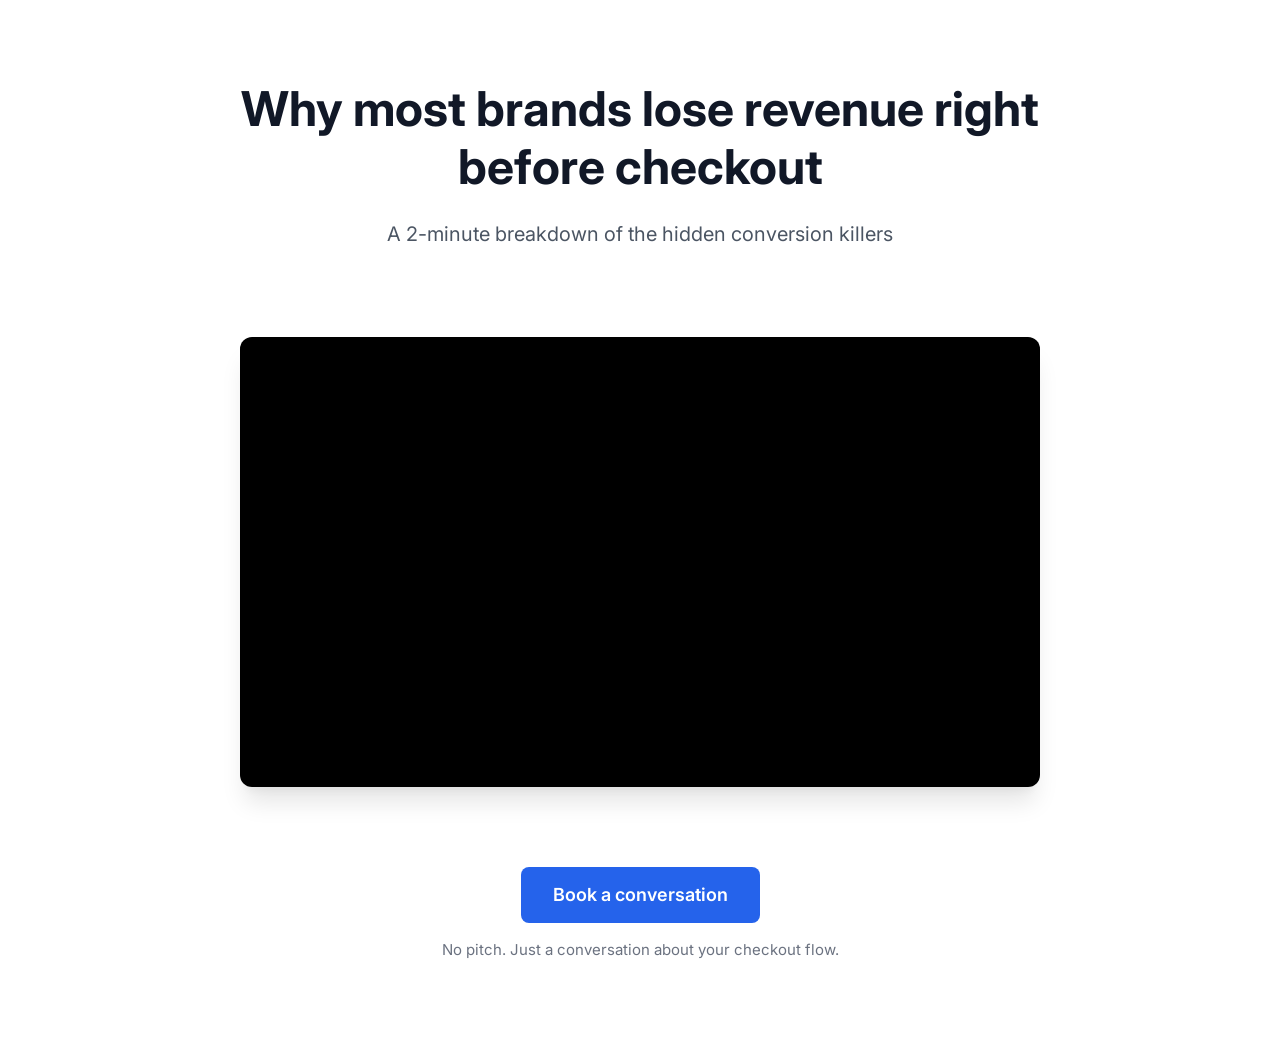
<file: cold-outreach.html>
<!DOCTYPE html>
<html lang="en">
<head>
    <!-- Google tag (gtag.js) -->
    <script async src="https://www.googletagmanager.com/gtag/js?id=G-ENZ9X77DN4"></script>
    <script>
      window.dataLayer = window.dataLayer || [];
      function gtag(){dataLayer.push(arguments);}
      gtag('js', new Date());
      gtag('config', 'G-ENZ9X77DN4');
    </script>
    <meta charset="UTF-8">
    <meta name="viewport" content="width=device-width, initial-scale=1.0">
    <meta name="description" content="Discover why most brands lose revenue at checkout and how to fix it">
    <title>Why Most Brands Lose Revenue at Checkout</title>
    <link rel="preconnect" href="https://fonts.googleapis.com">
    <link rel="preconnect" href="https://fonts.gstatic.com" crossorigin>
    <link href="https://fonts.googleapis.com/css2?family=Inter:wght@400;500;600;700&display=swap" rel="stylesheet">
    <style>
        :root {
            --primary: #2563eb;
            --primary-hover: #1d4ed8;
            --text: #1f2937;
            --light-bg: #f9fafb;
            --max-width: 900px;
        }

        * {
            margin: 0;
            padding: 0;
            box-sizing: border-box;
        }

        body {
            font-family: 'Inter', -apple-system, BlinkMacSystemFont, 'Segoe UI', Roboto, Oxygen, Ubuntu, Cantarell, sans-serif;
            line-height: 1.5;
            color: var(--text);
            background-color: #ffffff;
            -webkit-font-smoothing: antialiased;
            -moz-osx-font-smoothing: grayscale;
        }

        .container {
            max-width: var(--max-width);
            margin: 0 auto;
            padding: 0 1.5rem;
            width: 100%;
        }

        header {
            padding: 5rem 0 2.5rem;
            text-align: center;
        }

        h1 {
            font-size: clamp(1.75rem, 5vw, 3rem);
            font-weight: 700;
            line-height: 1.2;
            margin: 0 auto 1.5rem;
            max-width: 800px;
            color: #111827;
        }

        .subheadline {
            font-size: 1.25rem;
            color: #4b5563;
            max-width: 600px;
            margin: 0 auto 3rem;
        }

        .video-container {
            position: relative;
            width: 100%;
            max-width: 800px;
            margin: 0 auto 5rem;
            border-radius: 12px;
            overflow: hidden;
            box-shadow: 0 20px 25px -5px rgba(0, 0, 0, 0.1), 0 10px 10px -5px rgba(0, 0, 0, 0.04);
        }

        .video-wrapper {
            position: relative;
            padding-bottom: 56.25%; /* 16:9 Aspect Ratio */
            height: 0;
            overflow: hidden;
            background: #000;
            border-radius: 8px;
        }

        .video-wrapper iframe {
            position: absolute;
            top: 0;
            left: 0;
            width: 100%;
            height: 100%;
            border: none;
            pointer-events: auto !important; /* Ensure video is clickable */
        }

        .cta-section {
            text-align: center;
            padding: 0 0 6rem;
        }

        .cta-button {
            display: inline-block;
            background-color: var(--primary);
            color: white;
            font-size: 1.125rem;
            font-weight: 600;
            padding: 0.875rem 2rem;
            border-radius: 8px;
            text-decoration: none;
            transition: all 0.2s ease;
            border: none;
            cursor: pointer;
            min-height: 56px;
            line-height: 1.5;
        }

        .cta-button:hover {
            background-color: var(--primary-hover);
            transform: translateY(-1px);
            box-shadow: 0 4px 6px -1px rgba(0, 0, 0, 0.1), 0 2px 4px -1px rgba(0, 0, 0, 0.06);
        }

        .cta-note {
            margin-top: 1rem;
            color: #6b7280;
            font-size: 0.9375rem;
        }

        @media (max-width: 768px) {
            header {
                padding: 3rem 0 2rem;
            }

            h1 {
                font-size: 2rem;
                margin-bottom: 1rem;
            }

            .subheadline {
                font-size: 1.125rem;
                margin-bottom: 2.5rem;
            }

            .video-container {
                margin-bottom: 4rem;
            }

            .cta-section {
                padding-bottom: 4rem;
            }

            .cta-button {
                width: 100%;
                max-width: 300px;
            }
        }

        @media (max-width: 480px) {
            .container {
                padding: 0 1.25rem;
            }

            header {
                padding: 2.5rem 0 1.5rem;
            }

            .cta-button {
                font-size: 1rem;
                padding: 0.75rem 1.5rem;
                min-height: 50px;
            }
        }

        /* Animation */
        @keyframes fadeIn {
            from { opacity: 0; transform: translateY(10px); }
            to { opacity: 1; transform: translateY(0); }
        }

        .fade-in {
            animation: fadeIn 0.6s ease-out forwards;
        }
    </style>
</head>
<body>
    <main>
        <div class="container">
            <header>
                <h1 class="fade-in">Why most brands lose revenue right before checkout</h1>
                <p class="subheadline">A 2-minute breakdown of the hidden conversion killers</p>
            </header>

            <div class="video-container fade-in" style="animation-delay: 0.1s">
                <div class="video-wrapper">
                    <iframe 
                        src="https://www.youtube.com/embed/iD9tIH4nLUY?modestbranding=1&rel=0&showinfo=0&fs=1&color=white"
                        title="Why Brands Lose Revenue at Checkout"
                        allow="accelerometer; autoplay; clipboard-write; encrypted-media; gyroscope; picture-in-picture"
                        allowfullscreen>
                    </iframe>
                </div>
            </div>

            <div class="cta-section fade-in" style="animation-delay: 0.2s">
                <a href="https://calendly.com/outreach-xelai/60min" class="cta-button">
                    Book a conversation
                </a>
                <p class="cta-note">No pitch. Just a conversation about your checkout flow.</p>
            </div>
        </div>
    </main>

    <script>
        // Simple fade-in animation for elements with .fade-in class
        document.addEventListener('DOMContentLoaded', function() {
            const fadeElements = document.querySelectorAll('.fade-in');
            
            const observer = new IntersectionObserver((entries) => {
                entries.forEach(entry => {
                    if (entry.isIntersecting) {
                        entry.target.style.opacity = 1;
                        entry.target.style.transform = 'translateY(0)';
                    }
                });
            }, {
                threshold: 0.1
            });

            fadeElements.forEach(el => {
                el.style.opacity = 0;
                el.style.transform = 'translateY(10px)';
                el.style.transition = 'opacity 0.5s ease, transform 0.5s ease';
                observer.observe(el);
            });
        });
    </script>
</body>
</html>
</file>
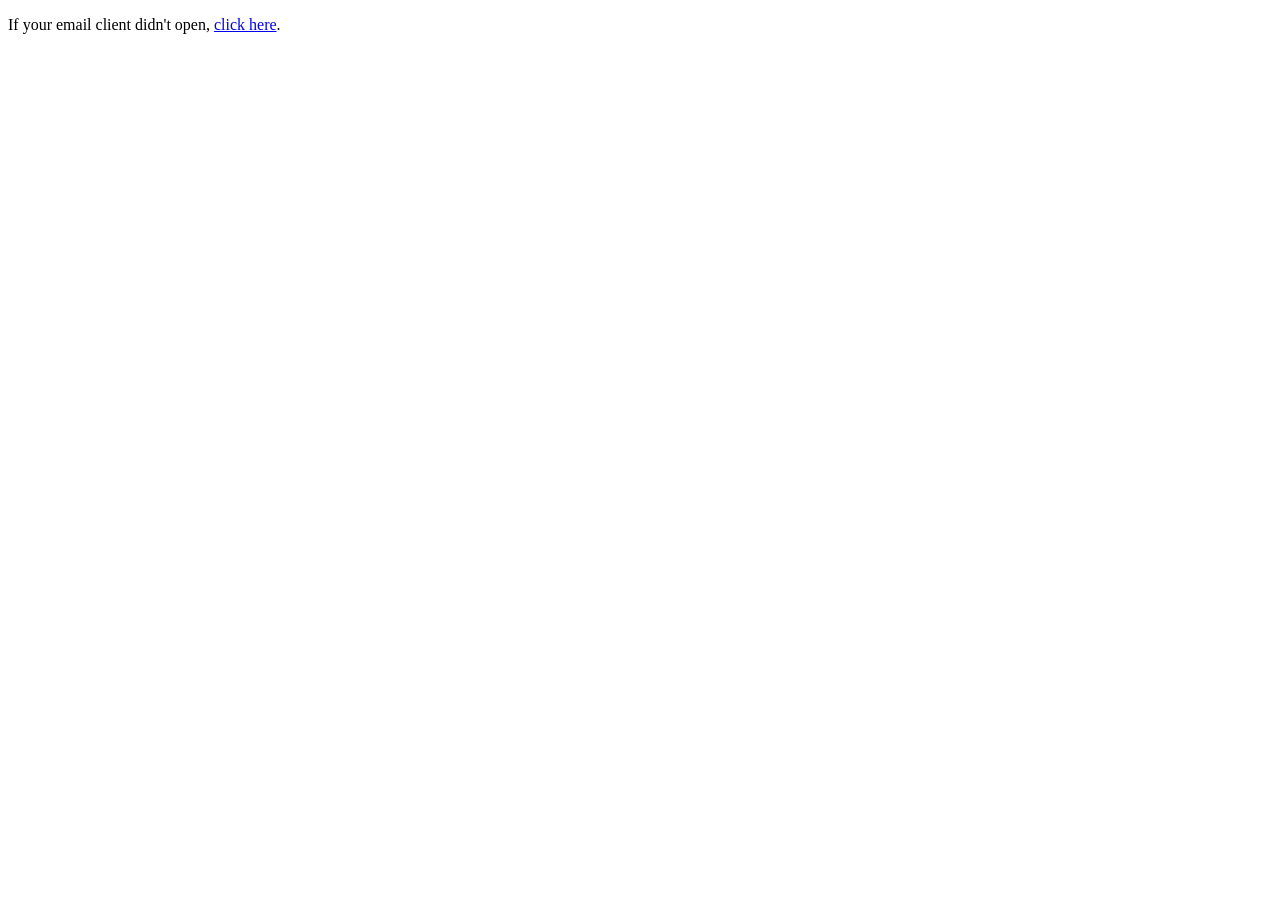
<file: custom-meet (1).html>
<!DOCTYPE html>
<html lang="en">
<head>
  <meta charset="UTF-8">
  <meta name="viewport" content="width=device-width, initial-scale=1.0">
  <title>Custom Meeting Redirect</title>
  <script>
    window.onload = function() {
      window.location.href = 'mailto:support@xelai.in?subject=Custom%20Meeting%20Request&body=I%20would%20like%20to%20request%20a%20meeting%20at%20(time)%0AThank%20you,%20Team%20Xelai';
    }
  </script>
</head>
<body>
  <p>If your email client didn't open, <a href="mailto:support@xelai.in?subject=Custom%20Meeting%20Request&body=I%20would%20like%20to%20request%20a%20meeting%20at%20(time)%0AThank%20you,%20Team%20Xelai">click here</a>.</p>
</body>
</html>
</file>
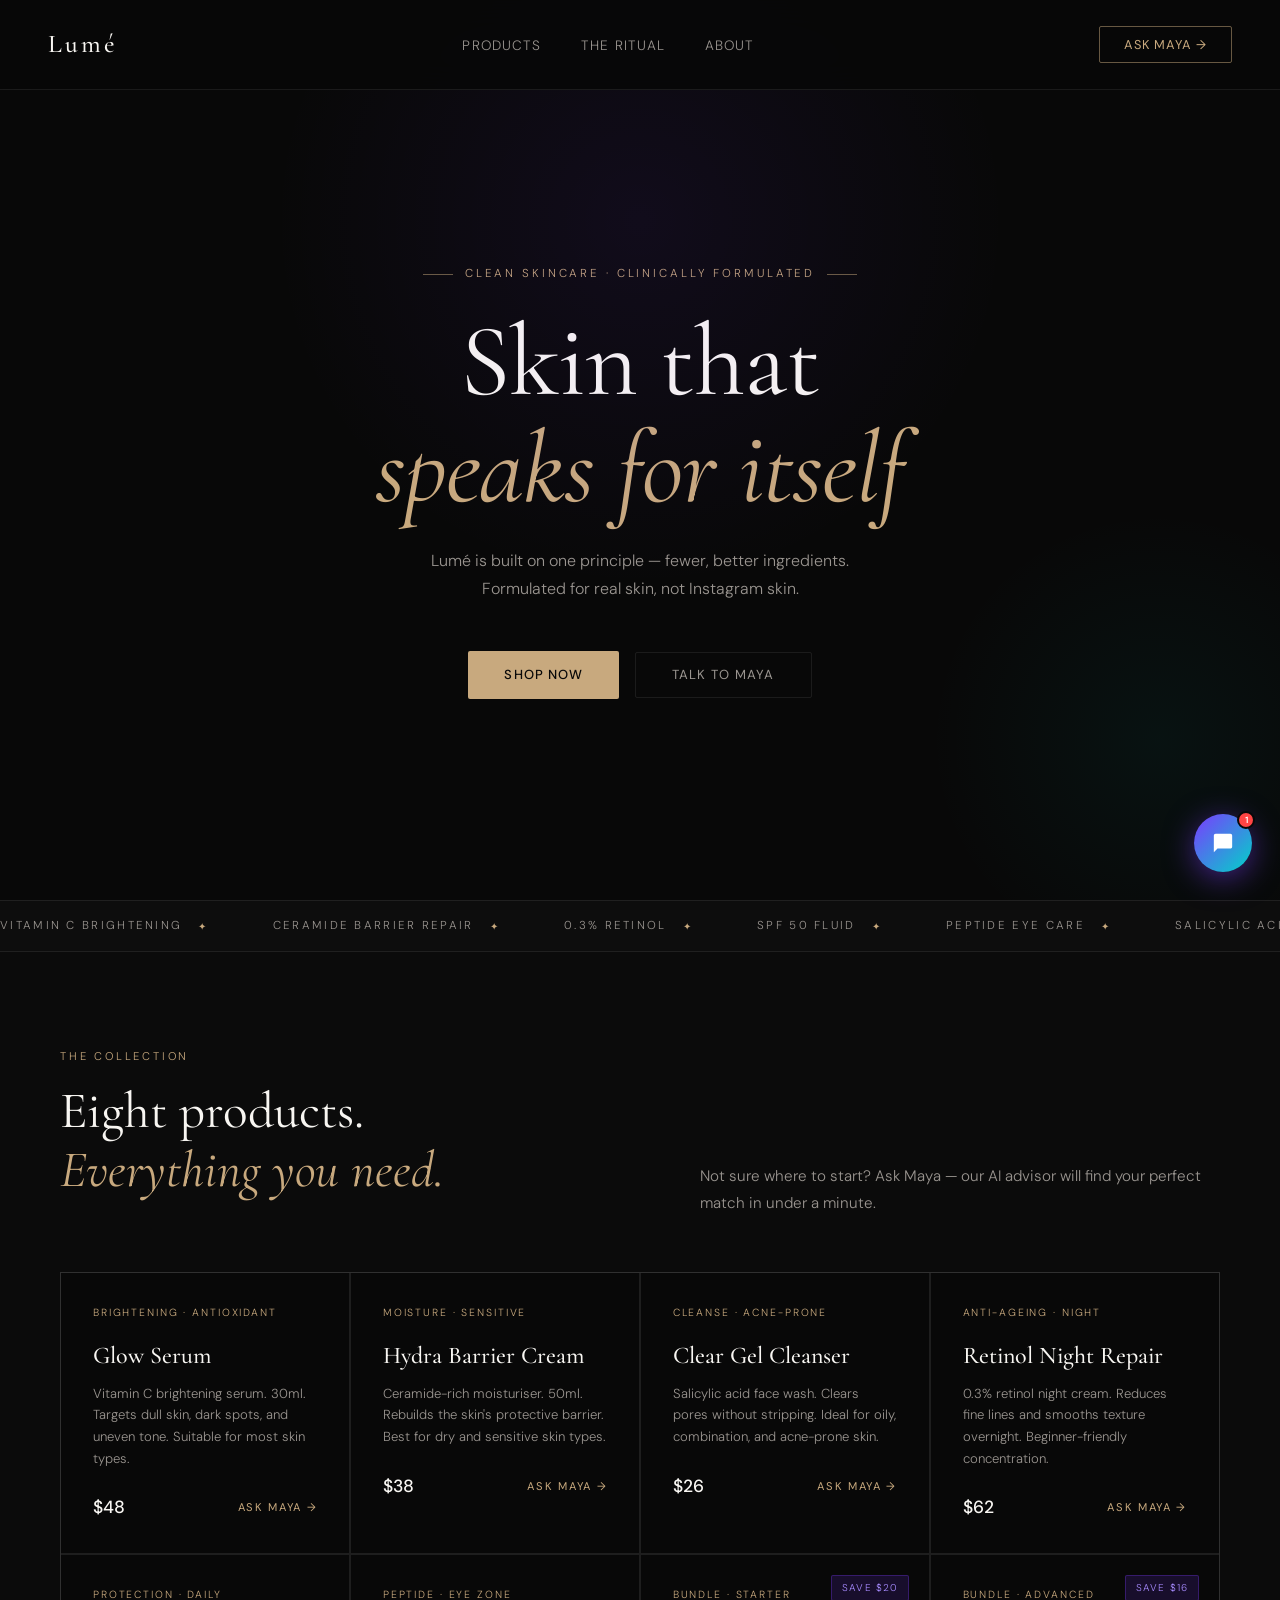
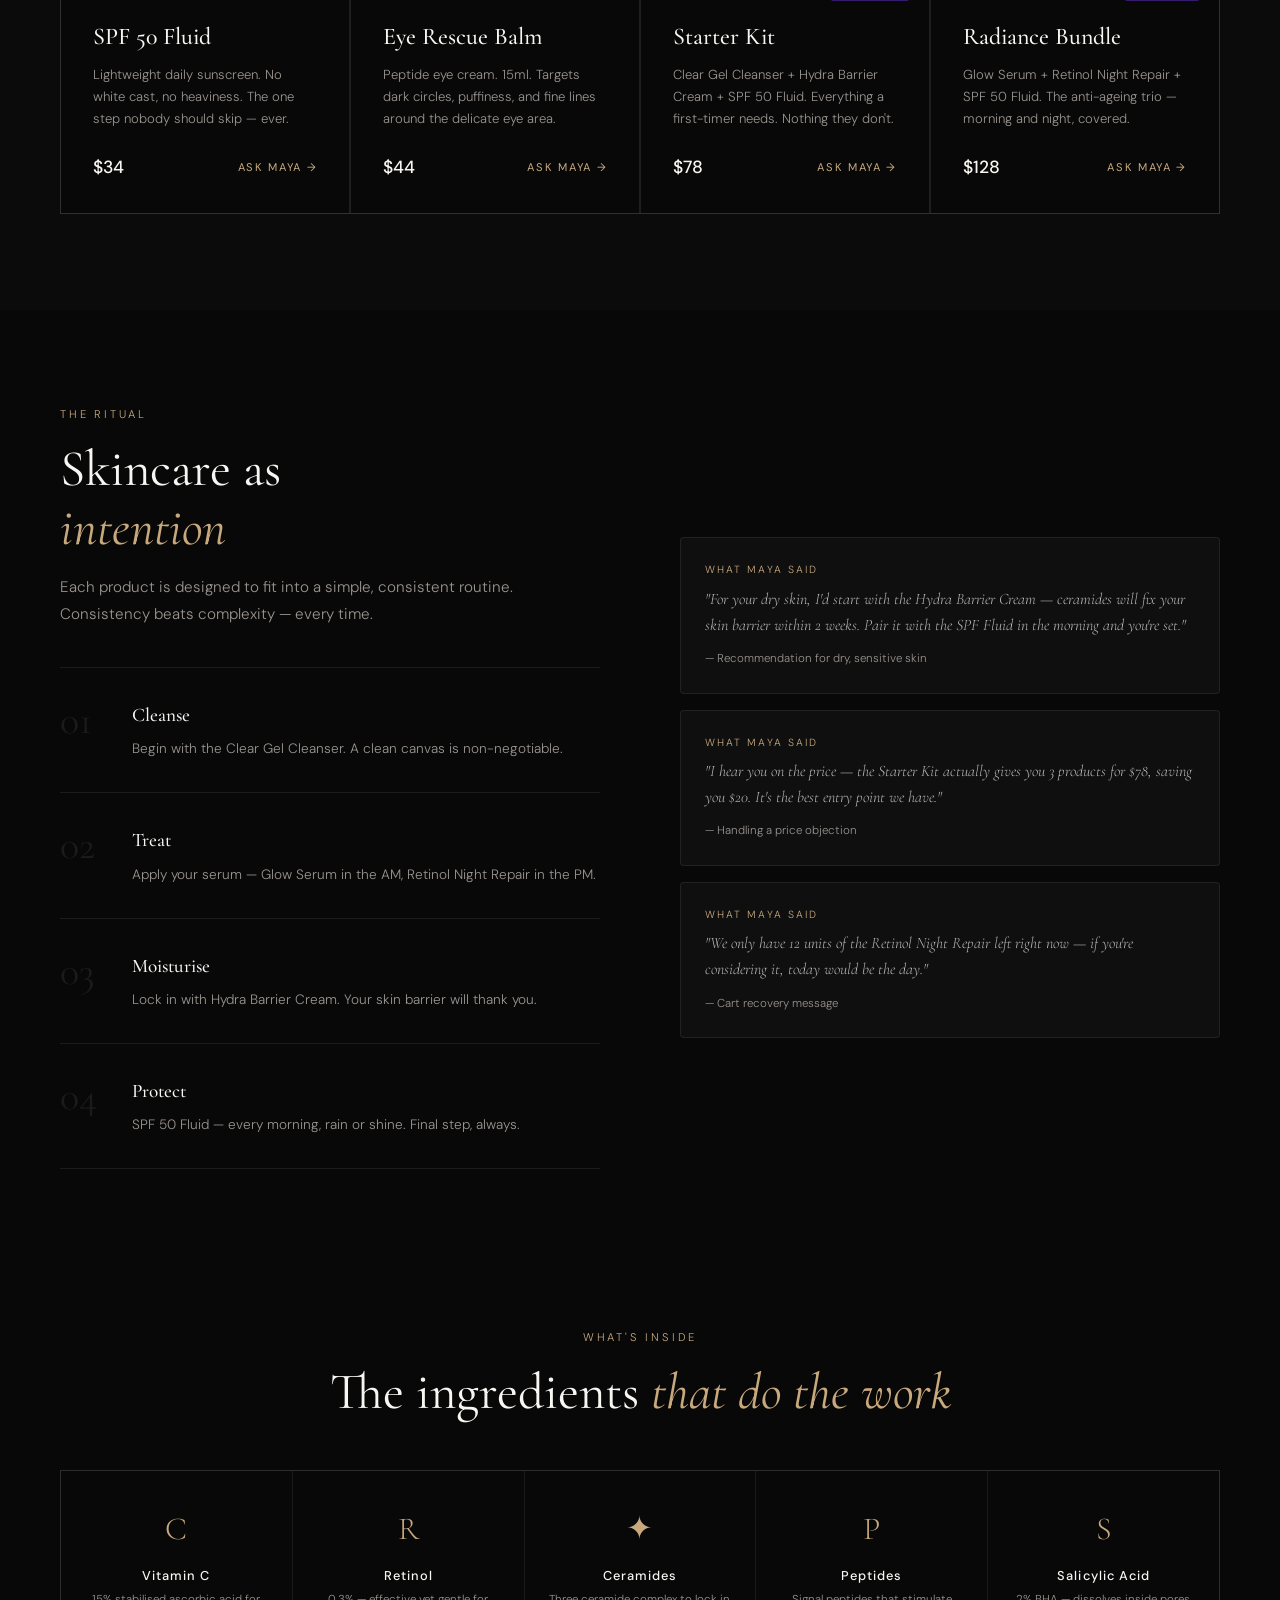
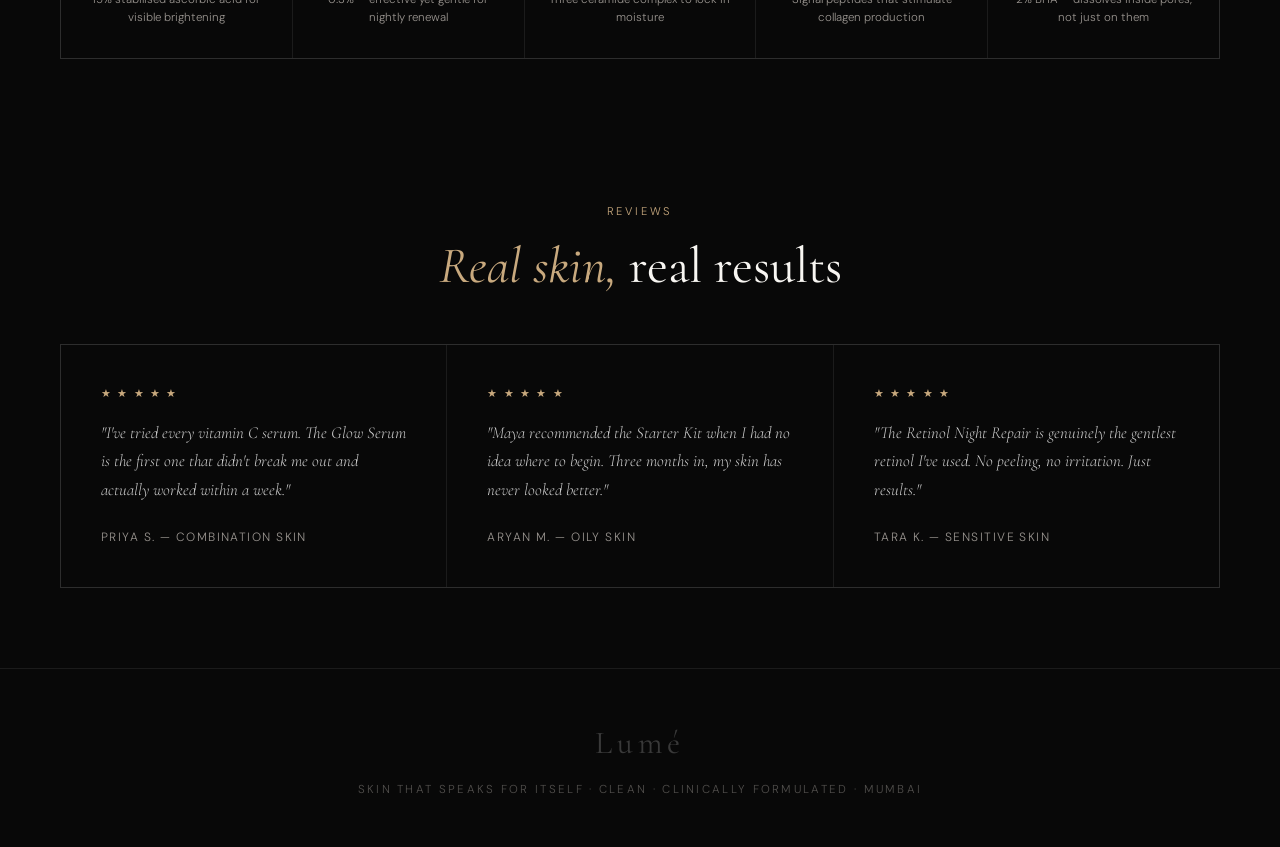
<file: demo (1).html>
<!DOCTYPE html>
<html lang="en">
<head>
<meta charset="UTF-8">
<meta name="viewport" content="width=device-width, initial-scale=1.0">
<title>Lumé — Skin That Speaks</title>
<link rel="preconnect" href="https://fonts.googleapis.com">
<link rel="preconnect" href="https://fonts.gstatic.com" crossorigin>
<link href="https://fonts.googleapis.com/css2?family=Cormorant+Garamond:ital,wght@0,400;0,500;0,600;1,400;1,500&family=DM+Sans:wght@300;400;500&display=swap" rel="stylesheet">
<style>
  *, *::before, *::after { box-sizing: border-box; margin: 0; padding: 0; }

  :root {
    --black: #080808;
    --white: #f8f6f2;
    --cream: #f0ece3;
    --gray: #9a9590;
    --border: rgba(255,255,255,0.08);
    --accent: #c8a97e;
    --accent-dim: rgba(200,169,126,0.15);
    --violet: #7c3aff;
    --cyan: #00d4c8;
    --serif: 'Cormorant Garamond', serif;
    --sans: 'DM Sans', sans-serif;
  }

  html { scroll-behavior: smooth; }

  body {
    background: var(--black);
    color: var(--white);
    font-family: var(--sans);
    font-weight: 300;
    line-height: 1.6;
    overflow-x: hidden;
  }

  /* ── NAV ── */
  nav {
    position: fixed;
    top: 0; left: 0; right: 0;
    z-index: 100;
    display: flex;
    align-items: center;
    justify-content: space-between;
    padding: 1.5rem 3rem;
    background: rgba(8,8,8,0.85);
    backdrop-filter: blur(16px);
    border-bottom: 1px solid var(--border);
  }

  .nav-logo {
    font-family: var(--serif);
    font-size: 1.6rem;
    font-weight: 500;
    letter-spacing: 0.12em;
    color: var(--white);
    text-decoration: none;
  }

  .nav-links {
    display: flex;
    gap: 2.5rem;
    list-style: none;
  }

  .nav-links a {
    color: var(--gray);
    text-decoration: none;
    font-size: 0.85rem;
    letter-spacing: 0.08em;
    text-transform: uppercase;
    transition: color 0.2s;
  }

  .nav-links a:hover { color: var(--white); }

  .nav-cta {
    background: transparent;
    border: 1px solid rgba(200,169,126,0.5);
    color: var(--accent);
    padding: 0.55rem 1.5rem;
    font-family: var(--sans);
    font-size: 0.8rem;
    letter-spacing: 0.08em;
    text-transform: uppercase;
    cursor: pointer;
    transition: all 0.3s;
    border-radius: 2px;
  }

  .nav-cta:hover {
    background: var(--accent-dim);
    border-color: var(--accent);
  }

  /* ── HERO ── */
  .hero {
    min-height: 100vh;
    display: flex;
    flex-direction: column;
    align-items: center;
    justify-content: center;
    text-align: center;
    padding: 8rem 2rem 4rem;
    position: relative;
    overflow: hidden;
  }

  .hero::before {
    content: '';
    position: absolute;
    top: -20%;
    left: 50%;
    transform: translateX(-50%);
    width: 800px;
    height: 800px;
    background: radial-gradient(ellipse, rgba(124,58,255,0.08) 0%, transparent 65%);
    pointer-events: none;
  }

  .hero::after {
    content: '';
    position: absolute;
    bottom: -10%;
    right: -10%;
    width: 500px;
    height: 500px;
    background: radial-gradient(ellipse, rgba(0,212,200,0.05) 0%, transparent 65%);
    pointer-events: none;
  }

  .hero-label {
    font-size: 0.72rem;
    letter-spacing: 0.25em;
    text-transform: uppercase;
    color: var(--accent);
    margin-bottom: 1.5rem;
    display: flex;
    align-items: center;
    gap: 0.75rem;
  }

  .hero-label::before, .hero-label::after {
    content: '';
    width: 30px;
    height: 1px;
    background: var(--accent);
    opacity: 0.5;
  }

  .hero-title {
    font-family: var(--serif);
    font-size: clamp(3.5rem, 8vw, 7rem);
    font-weight: 400;
    line-height: 1.05;
    letter-spacing: -0.01em;
    margin-bottom: 1.5rem;
    color: var(--white);
  }

  .hero-title em {
    font-style: italic;
    color: var(--accent);
  }

  .hero-sub {
    font-size: 1rem;
    color: var(--gray);
    max-width: 480px;
    line-height: 1.75;
    margin-bottom: 3rem;
  }

  .hero-buttons {
    display: flex;
    gap: 1rem;
    align-items: center;
  }

  .btn-primary {
    background: var(--accent);
    color: var(--black);
    padding: 0.85rem 2.25rem;
    font-family: var(--sans);
    font-size: 0.82rem;
    font-weight: 500;
    letter-spacing: 0.08em;
    text-transform: uppercase;
    border: none;
    cursor: pointer;
    border-radius: 2px;
    transition: all 0.3s;
    text-decoration: none;
    display: inline-block;
  }

  .btn-primary:hover { background: #d4b990; }

  .btn-ghost {
    background: transparent;
    color: var(--gray);
    padding: 0.85rem 2.25rem;
    font-family: var(--sans);
    font-size: 0.82rem;
    letter-spacing: 0.08em;
    text-transform: uppercase;
    border: 1px solid var(--border);
    cursor: pointer;
    border-radius: 2px;
    transition: all 0.3s;
    text-decoration: none;
    display: inline-block;
  }

  .btn-ghost:hover { color: var(--white); border-color: rgba(255,255,255,0.2); }

  /* ── SECTION SHARED ── */
  section { padding: 6rem 2rem; }

  .container { max-width: 1160px; margin: 0 auto; }

  .section-label {
    font-size: 0.7rem;
    letter-spacing: 0.25em;
    text-transform: uppercase;
    color: var(--accent);
    margin-bottom: 1rem;
    display: block;
  }

  .section-title {
    font-family: var(--serif);
    font-size: clamp(2rem, 4vw, 3.25rem);
    font-weight: 400;
    line-height: 1.15;
    margin-bottom: 1rem;
    color: var(--white);
  }

  .section-title em { font-style: italic; color: var(--accent); }

  .section-sub {
    color: var(--gray);
    font-size: 0.95rem;
    max-width: 520px;
    line-height: 1.75;
  }

  /* ── MARQUEE ── */
  .marquee-wrap {
    border-top: 1px solid var(--border);
    border-bottom: 1px solid var(--border);
    padding: 1rem 0;
    overflow: hidden;
    background: rgba(255,255,255,0.02);
  }

  .marquee {
    display: flex;
    gap: 4rem;
    animation: marquee 20s linear infinite;
    white-space: nowrap;
  }

  .marquee span {
    font-size: 0.72rem;
    letter-spacing: 0.2em;
    text-transform: uppercase;
    color: var(--gray);
    flex-shrink: 0;
    display: flex;
    align-items: center;
    gap: 1rem;
  }

  .marquee span::after {
    content: '✦';
    color: var(--accent);
    font-size: 0.6rem;
  }

  @keyframes marquee {
    from { transform: translateX(0); }
    to { transform: translateX(-50%); }
  }

  /* ── PRODUCTS ── */
  #products { background: rgba(255,255,255,0.01); }

  .products-header {
    display: flex;
    justify-content: space-between;
    align-items: flex-end;
    margin-bottom: 3.5rem;
    gap: 2rem;
    flex-wrap: wrap;
  }

  .product-grid {
    display: grid;
    grid-template-columns: repeat(auto-fit, minmax(260px, 1fr));
    gap: 1.5px;
    background: var(--border);
    border: 1px solid var(--border);
  }

  .product-card {
    background: var(--black);
    padding: 2rem;
    cursor: pointer;
    transition: background 0.3s;
    position: relative;
    overflow: hidden;
  }

  .product-card:hover { background: rgba(255,255,255,0.03); }

  .product-card::after {
    content: '';
    position: absolute;
    bottom: 0; left: 0; right: 0;
    height: 1px;
    background: linear-gradient(90deg, transparent, rgba(200,169,126,0.3), transparent);
    opacity: 0;
    transition: opacity 0.3s;
  }

  .product-card:hover::after { opacity: 1; }

  .product-tag {
    font-size: 0.65rem;
    letter-spacing: 0.18em;
    text-transform: uppercase;
    color: var(--accent);
    margin-bottom: 1.25rem;
    display: block;
  }

  .product-name {
    font-family: var(--serif);
    font-size: 1.5rem;
    font-weight: 500;
    line-height: 1.2;
    margin-bottom: 0.75rem;
  }

  .product-desc {
    font-size: 0.82rem;
    color: var(--gray);
    line-height: 1.65;
    margin-bottom: 1.5rem;
  }

  .product-footer {
    display: flex;
    justify-content: space-between;
    align-items: center;
    margin-top: auto;
  }

  .product-price {
    font-size: 1.1rem;
    font-weight: 500;
    color: var(--white);
  }

  .product-cta {
    font-size: 0.7rem;
    letter-spacing: 0.15em;
    text-transform: uppercase;
    color: var(--accent);
    display: flex;
    align-items: center;
    gap: 0.4rem;
    transition: gap 0.2s;
    background: none;
    border: none;
    cursor: pointer;
    font-family: var(--sans);
  }

  .product-cta:hover { gap: 0.7rem; }

  .product-badge {
    position: absolute;
    top: 1.25rem;
    right: 1.25rem;
    background: rgba(124,58,255,0.15);
    border: 1px solid rgba(124,58,255,0.3);
    color: #a78bff;
    font-size: 0.62rem;
    letter-spacing: 0.12em;
    text-transform: uppercase;
    padding: 0.25rem 0.6rem;
    border-radius: 2px;
  }

  /* ── RITUAL / HOW IT WORKS ── */
  .ritual-grid {
    display: grid;
    grid-template-columns: 1fr 1fr;
    gap: 5rem;
    align-items: center;
  }

  .ritual-steps { display: flex; flex-direction: column; gap: 0; }

  .ritual-step {
    display: flex;
    gap: 1.5rem;
    padding: 2rem 0;
    border-bottom: 1px solid var(--border);
    position: relative;
  }

  .ritual-step:first-child { border-top: 1px solid var(--border); }

  .step-num {
    font-family: var(--serif);
    font-size: 2.5rem;
    font-weight: 400;
    color: rgba(255,255,255,0.08);
    line-height: 1;
    flex-shrink: 0;
    width: 3rem;
  }

  .step-body {}

  .step-title {
    font-family: var(--serif);
    font-size: 1.2rem;
    font-weight: 500;
    margin-bottom: 0.4rem;
    color: var(--white);
  }

  .step-desc { font-size: 0.85rem; color: var(--gray); line-height: 1.7; }

  .ritual-visual {
    display: flex;
    flex-direction: column;
    gap: 1rem;
  }

  .ritual-card {
    background: rgba(255,255,255,0.03);
    border: 1px solid var(--border);
    padding: 1.5rem;
    border-radius: 4px;
  }

  .ritual-card-label {
    font-size: 0.65rem;
    letter-spacing: 0.2em;
    text-transform: uppercase;
    color: var(--accent);
    margin-bottom: 0.5rem;
  }

  .ritual-card-text {
    font-size: 0.88rem;
    color: rgba(255,255,255,0.7);
    line-height: 1.6;
    font-style: italic;
    font-family: var(--serif);
    font-size: 1rem;
  }

  .ritual-card-meta {
    font-size: 0.72rem;
    color: var(--gray);
    margin-top: 0.75rem;
  }

  /* ── INGREDIENTS STRIP ── */
  .ingredients {
    display: flex;
    gap: 1px;
    background: var(--border);
    border: 1px solid var(--border);
    overflow: hidden;
  }

  .ingredient-item {
    flex: 1;
    padding: 2rem 1.5rem;
    background: var(--black);
    text-align: center;
    min-width: 140px;
  }

  .ingredient-icon {
    font-family: var(--serif);
    font-size: 2rem;
    color: var(--accent);
    margin-bottom: 0.75rem;
    display: block;
  }

  .ingredient-name {
    font-size: 0.8rem;
    font-weight: 500;
    letter-spacing: 0.08em;
    margin-bottom: 0.3rem;
  }

  .ingredient-desc {
    font-size: 0.72rem;
    color: var(--gray);
    line-height: 1.5;
  }

  /* ── TESTIMONIALS ── */
  .testimonial-grid {
    display: grid;
    grid-template-columns: repeat(auto-fit, minmax(300px, 1fr));
    gap: 1px;
    background: var(--border);
    border: 1px solid var(--border);
  }

  .testimonial {
    background: var(--black);
    padding: 2.5rem;
  }

  .testimonial-stars {
    color: var(--accent);
    font-size: 0.7rem;
    letter-spacing: 0.15em;
    margin-bottom: 1rem;
  }

  .testimonial-quote {
    font-family: var(--serif);
    font-size: 1.05rem;
    line-height: 1.7;
    color: rgba(255,255,255,0.8);
    margin-bottom: 1.5rem;
    font-style: italic;
  }

  .testimonial-author {
    font-size: 0.75rem;
    letter-spacing: 0.12em;
    text-transform: uppercase;
    color: var(--gray);
  }

  /* ── FOOTER ── */
  footer {
    border-top: 1px solid var(--border);
    padding: 3rem 2rem;
    text-align: center;
  }

  .footer-logo {
    font-family: var(--serif);
    font-size: 2rem;
    font-weight: 400;
    letter-spacing: 0.15em;
    color: rgba(255,255,255,0.2);
    margin-bottom: 0.75rem;
  }

  .footer-tagline {
    font-size: 0.72rem;
    letter-spacing: 0.2em;
    text-transform: uppercase;
    color: var(--gray);
    opacity: 0.5;
  }

  /* ── CHAT WIDGET ── */
  #lume-btn {
    position: fixed;
    bottom: 28px;
    right: 28px;
    width: 58px;
    height: 58px;
    border-radius: 50%;
    border: none;
    cursor: pointer;
    z-index: 9000;
    background: linear-gradient(135deg, #7c3aff, #00d4c8);
    display: flex;
    align-items: center;
    justify-content: center;
    box-shadow: 0 6px 30px rgba(124,58,255,0.5);
    transition: transform 0.3s cubic-bezier(0.34,1.56,0.64,1), box-shadow 0.3s;
  }

  #lume-btn:hover {
    transform: scale(1.1);
    box-shadow: 0 10px 40px rgba(124,58,255,0.65);
  }

  #lume-btn svg { transition: all 0.25s ease; }
  #lume-btn .ico-close { display: none; }

  #lume-btn.open .ico-chat { display: none; }
  #lume-btn.open .ico-close { display: block; }

  #lume-badge {
    position: absolute;
    top: -3px;
    right: -3px;
    width: 18px;
    height: 18px;
    border-radius: 50%;
    background: #ff4444;
    border: 2px solid var(--black);
    display: flex;
    align-items: center;
    justify-content: center;
    font-size: 9px;
    font-weight: 600;
    color: white;
    font-family: var(--sans);
  }

  #lume-window {
    position: fixed;
    bottom: 100px;
    right: 28px;
    width: 370px;
    height: 540px;
    background: #0e0e14;
    border: 1px solid rgba(255,255,255,0.1);
    border-radius: 16px;
    display: flex;
    flex-direction: column;
    z-index: 8999;
    overflow: hidden;
    box-shadow: 0 24px 80px rgba(0,0,0,0.7), 0 0 0 1px rgba(124,58,255,0.15);
    transform: translateY(20px) scale(0.95);
    opacity: 0;
    pointer-events: none;
    transition: all 0.3s cubic-bezier(0.34,1.2,0.64,1);
  }

  #lume-window.open {
    transform: translateY(0) scale(1);
    opacity: 1;
    pointer-events: all;
  }

  .lume-header {
    padding: 1rem 1.25rem;
    background: linear-gradient(135deg, rgba(124,58,255,0.15), rgba(0,212,200,0.08));
    border-bottom: 1px solid rgba(255,255,255,0.07);
    display: flex;
    align-items: center;
    gap: 0.75rem;
    flex-shrink: 0;
  }

  .lume-avatar {
    width: 36px;
    height: 36px;
    border-radius: 50%;
    background: linear-gradient(135deg, #7c3aff, #00d4c8);
    display: flex;
    align-items: center;
    justify-content: center;
    font-family: var(--serif);
    font-size: 1rem;
    color: white;
    flex-shrink: 0;
  }

  .lume-header-info {}

  .lume-name {
    font-size: 0.88rem;
    font-weight: 500;
    color: #f0f0f5;
    font-family: var(--sans);
    line-height: 1.2;
  }

  .lume-status {
    font-size: 0.7rem;
    color: rgba(255,255,255,0.4);
    display: flex;
    align-items: center;
    gap: 0.35rem;
  }

  .lume-status::before {
    content: '';
    width: 6px;
    height: 6px;
    border-radius: 50%;
    background: #00d4c8;
    display: inline-block;
  }

  .lume-messages {
    flex: 1;
    overflow-y: auto;
    padding: 1.25rem;
    display: flex;
    flex-direction: column;
    gap: 0.85rem;
    scroll-behavior: smooth;
  }

  .lume-messages::-webkit-scrollbar { width: 3px; }
  .lume-messages::-webkit-scrollbar-track { background: transparent; }
  .lume-messages::-webkit-scrollbar-thumb { background: rgba(255,255,255,0.1); border-radius: 2px; }

  .msg {
    max-width: 85%;
    padding: 0.7rem 1rem;
    border-radius: 12px;
    font-size: 0.84rem;
    line-height: 1.55;
    font-family: var(--sans);
    animation: msgIn 0.25s ease forwards;
  }

  @keyframes msgIn {
    from { opacity: 0; transform: translateY(6px); }
    to { opacity: 1; transform: translateY(0); }
  }

  .msg-bot {
    background: rgba(255,255,255,0.05);
    color: rgba(255,255,255,0.88);
    border-bottom-left-radius: 4px;
    align-self: flex-start;
    border: 1px solid rgba(255,255,255,0.06);
  }

  .msg-user {
    background: linear-gradient(135deg, rgba(124,58,255,0.35), rgba(0,212,200,0.2));
    color: rgba(255,255,255,0.92);
    border-bottom-right-radius: 4px;
    align-self: flex-end;
    border: 1px solid rgba(124,58,255,0.25);
  }

  .msg-typing {
    display: flex;
    gap: 4px;
    align-items: center;
    padding: 0.9rem 1rem;
  }

  .msg-typing span {
    width: 6px;
    height: 6px;
    border-radius: 50%;
    background: rgba(255,255,255,0.3);
    animation: dot 1.2s infinite;
  }

  .msg-typing span:nth-child(2) { animation-delay: 0.2s; }
  .msg-typing span:nth-child(3) { animation-delay: 0.4s; }

  @keyframes dot {
    0%, 60%, 100% { transform: translateY(0); opacity: 0.3; }
    30% { transform: translateY(-5px); opacity: 1; }
  }

  .lume-input-area {
    padding: 0.9rem 1rem;
    border-top: 1px solid rgba(255,255,255,0.07);
    display: flex;
    gap: 0.6rem;
    align-items: center;
    background: rgba(0,0,0,0.3);
    flex-shrink: 0;
  }

  #lume-input {
    flex: 1;
    background: rgba(255,255,255,0.05);
    border: 1px solid rgba(255,255,255,0.08);
    border-radius: 8px;
    padding: 0.6rem 0.9rem;
    color: rgba(255,255,255,0.9);
    font-family: var(--sans);
    font-size: 0.83rem;
    outline: none;
    transition: border-color 0.2s;
    resize: none;
    min-height: 38px;
    max-height: 80px;
  }

  #lume-input::placeholder { color: rgba(255,255,255,0.2); }
  #lume-input:focus { border-color: rgba(124,58,255,0.5); }

  #lume-send {
    width: 36px;
    height: 36px;
    border-radius: 8px;
    background: linear-gradient(135deg, #7c3aff, #00d4c8);
    border: none;
    cursor: pointer;
    display: flex;
    align-items: center;
    justify-content: center;
    flex-shrink: 0;
    transition: opacity 0.2s, transform 0.15s;
  }

  #lume-send:hover { opacity: 0.85; transform: scale(1.05); }
  #lume-send:disabled { opacity: 0.35; cursor: not-allowed; transform: none; }



  /* ── RESPONSIVE ── */
  @media (max-width: 768px) {
    nav { padding: 1.25rem 1.5rem; }
    .nav-links { display: none; }
    .ritual-grid { grid-template-columns: 1fr; gap: 3rem; }
    .ritual-visual { display: none; }
    .ingredients { flex-wrap: wrap; }
    .ingredient-item { min-width: 45%; }
    #lume-window { width: calc(100vw - 2rem); right: 1rem; bottom: 90px; }
  }
</style>
</head>
<body>

<!-- NAV -->
<nav>
  <a class="nav-logo" href="#">Lumé</a>
  <ul class="nav-links">
    <li><a href="#products">Products</a></li>
    <li><a href="#ritual">The Ritual</a></li>
    <li><a href="#about">About</a></li>
  </ul>
  <button class="nav-cta" onclick="openChat()">Ask Maya →</button>
</nav>

<!-- HERO -->
<section class="hero">
  <p class="hero-label">Clean Skincare · Clinically Formulated</p>
  <h1 class="hero-title">Skin that<br><em>speaks for itself</em></h1>
  <p class="hero-sub">Lumé is built on one principle — fewer, better ingredients. Formulated for real skin, not Instagram skin.</p>
  <div class="hero-buttons">
    <a href="#products" class="btn-primary">Shop Now</a>
    <button class="btn-ghost" onclick="openChat()">Talk to Maya</button>
  </div>
</section>

<!-- MARQUEE -->
<div class="marquee-wrap">
  <div class="marquee">
    <span>Vitamin C Brightening</span>
    <span>Ceramide Barrier Repair</span>
    <span>0.3% Retinol</span>
    <span>SPF 50 Fluid</span>
    <span>Peptide Eye Care</span>
    <span>Salicylic Acid Cleanse</span>
    <span>Clean Beauty</span>
    <span>Dermatologist Tested</span>
    <span>Vitamin C Brightening</span>
    <span>Ceramide Barrier Repair</span>
    <span>0.3% Retinol</span>
    <span>SPF 50 Fluid</span>
    <span>Peptide Eye Care</span>
    <span>Salicylic Acid Cleanse</span>
    <span>Clean Beauty</span>
    <span>Dermatologist Tested</span>
  </div>
</div>

<!-- PRODUCTS -->
<section id="products">
  <div class="container">
    <div class="products-header">
      <div>
        <span class="section-label">The Collection</span>
        <h2 class="section-title">Eight products.<br><em>Everything you need.</em></h2>
      </div>
      <p class="section-sub">Not sure where to start? Ask Maya — our AI advisor will find your perfect match in under a minute.</p>
    </div>

    <div class="product-grid">
      <div class="product-card">
        <span class="product-tag">Brightening · Antioxidant</span>
        <h3 class="product-name">Glow Serum</h3>
        <p class="product-desc">Vitamin C brightening serum. 30ml. Targets dull skin, dark spots, and uneven tone. Suitable for most skin types.</p>
        <div class="product-footer">
          <span class="product-price">$48</span>
          <button class="product-cta" onclick="askMaya('Tell me about the Glow Serum')">Ask Maya →</button>
        </div>
      </div>

      <div class="product-card">
        <span class="product-tag">Moisture · Sensitive</span>
        <h3 class="product-name">Hydra Barrier Cream</h3>
        <p class="product-desc">Ceramide-rich moisturiser. 50ml. Rebuilds the skin's protective barrier. Best for dry and sensitive skin types.</p>
        <div class="product-footer">
          <span class="product-price">$38</span>
          <button class="product-cta" onclick="askMaya('Tell me about the Hydra Barrier Cream')">Ask Maya →</button>
        </div>
      </div>

      <div class="product-card">
        <span class="product-tag">Cleanse · Acne-Prone</span>
        <h3 class="product-name">Clear Gel Cleanser</h3>
        <p class="product-desc">Salicylic acid face wash. Clears pores without stripping. Ideal for oily, combination, and acne-prone skin.</p>
        <div class="product-footer">
          <span class="product-price">$26</span>
          <button class="product-cta" onclick="askMaya('Tell me about the Clear Gel Cleanser')">Ask Maya →</button>
        </div>
      </div>

      <div class="product-card">
        <span class="product-tag">Anti-Ageing · Night</span>
        <h3 class="product-name">Retinol Night Repair</h3>
        <p class="product-desc">0.3% retinol night cream. Reduces fine lines and smooths texture overnight. Beginner-friendly concentration.</p>
        <div class="product-footer">
          <span class="product-price">$62</span>
          <button class="product-cta" onclick="askMaya('Tell me about the Retinol Night Repair')">Ask Maya →</button>
        </div>
      </div>

      <div class="product-card">
        <span class="product-tag">Protection · Daily</span>
        <h3 class="product-name">SPF 50 Fluid</h3>
        <p class="product-desc">Lightweight daily sunscreen. No white cast, no heaviness. The one step nobody should skip — ever.</p>
        <div class="product-footer">
          <span class="product-price">$34</span>
          <button class="product-cta" onclick="askMaya('Tell me about the SPF 50 Fluid')">Ask Maya →</button>
        </div>
      </div>

      <div class="product-card">
        <span class="product-tag">Peptide · Eye Zone</span>
        <h3 class="product-name">Eye Rescue Balm</h3>
        <p class="product-desc">Peptide eye cream. 15ml. Targets dark circles, puffiness, and fine lines around the delicate eye area.</p>
        <div class="product-footer">
          <span class="product-price">$44</span>
          <button class="product-cta" onclick="askMaya('Tell me about the Eye Rescue Balm')">Ask Maya →</button>
        </div>
      </div>

      <div class="product-card">
        <span class="product-badge">Save $20</span>
        <span class="product-tag">Bundle · Starter</span>
        <h3 class="product-name">Starter Kit</h3>
        <p class="product-desc">Clear Gel Cleanser + Hydra Barrier Cream + SPF 50 Fluid. Everything a first-timer needs. Nothing they don't.</p>
        <div class="product-footer">
          <span class="product-price">$78</span>
          <button class="product-cta" onclick="askMaya('Tell me about the Starter Kit')">Ask Maya →</button>
        </div>
      </div>

      <div class="product-card">
        <span class="product-badge">Save $16</span>
        <span class="product-tag">Bundle · Advanced</span>
        <h3 class="product-name">Radiance Bundle</h3>
        <p class="product-desc">Glow Serum + Retinol Night Repair + SPF 50 Fluid. The anti-ageing trio — morning and night, covered.</p>
        <div class="product-footer">
          <span class="product-price">$128</span>
          <button class="product-cta" onclick="askMaya('Tell me about the Radiance Bundle')">Ask Maya →</button>
        </div>
      </div>
    </div>
  </div>
</section>

<!-- RITUAL -->
<section id="ritual">
  <div class="container">
    <div class="ritual-grid">
      <div>
        <span class="section-label">The Ritual</span>
        <h2 class="section-title">Skincare as<br><em>intention</em></h2>
        <p class="section-sub" style="margin-bottom: 2.5rem;">Each product is designed to fit into a simple, consistent routine. Consistency beats complexity — every time.</p>
        <div class="ritual-steps">
          <div class="ritual-step">
            <span class="step-num">01</span>
            <div class="step-body">
              <h4 class="step-title">Cleanse</h4>
              <p class="step-desc">Begin with the Clear Gel Cleanser. A clean canvas is non-negotiable.</p>
            </div>
          </div>
          <div class="ritual-step">
            <span class="step-num">02</span>
            <div class="step-body">
              <h4 class="step-title">Treat</h4>
              <p class="step-desc">Apply your serum — Glow Serum in the AM, Retinol Night Repair in the PM.</p>
            </div>
          </div>
          <div class="ritual-step">
            <span class="step-num">03</span>
            <div class="step-body">
              <h4 class="step-title">Moisturise</h4>
              <p class="step-desc">Lock in with Hydra Barrier Cream. Your skin barrier will thank you.</p>
            </div>
          </div>
          <div class="ritual-step">
            <span class="step-num">04</span>
            <div class="step-body">
              <h4 class="step-title">Protect</h4>
              <p class="step-desc">SPF 50 Fluid — every morning, rain or shine. Final step, always.</p>
            </div>
          </div>
        </div>
      </div>

      <div class="ritual-visual">
        <div class="ritual-card">
          <p class="ritual-card-label">What Maya said</p>
          <p class="ritual-card-text">"For your dry skin, I'd start with the Hydra Barrier Cream — ceramides will fix your skin barrier within 2 weeks. Pair it with the SPF Fluid in the morning and you're set."</p>
          <p class="ritual-card-meta">— Recommendation for dry, sensitive skin</p>
        </div>
        <div class="ritual-card">
          <p class="ritual-card-label">What Maya said</p>
          <p class="ritual-card-text">"I hear you on the price — the Starter Kit actually gives you 3 products for $78, saving you $20. It's the best entry point we have."</p>
          <p class="ritual-card-meta">— Handling a price objection</p>
        </div>
        <div class="ritual-card">
          <p class="ritual-card-label">What Maya said</p>
          <p class="ritual-card-text">"We only have 12 units of the Retinol Night Repair left right now — if you're considering it, today would be the day."</p>
          <p class="ritual-card-meta">— Cart recovery message</p>
        </div>
      </div>
    </div>
  </div>
</section>

<!-- INGREDIENTS -->
<section id="about" style="padding: 4rem 2rem;">
  <div class="container">
    <span class="section-label" style="text-align: center; display: block; margin-bottom: 1rem;">What's Inside</span>
    <h2 class="section-title" style="text-align: center; margin-bottom: 3rem;">The ingredients <em>that do the work</em></h2>
    <div class="ingredients">
      <div class="ingredient-item">
        <span class="ingredient-icon">C</span>
        <p class="ingredient-name">Vitamin C</p>
        <p class="ingredient-desc">15% stabilised ascorbic acid for visible brightening</p>
      </div>
      <div class="ingredient-item">
        <span class="ingredient-icon">R</span>
        <p class="ingredient-name">Retinol</p>
        <p class="ingredient-desc">0.3% — effective yet gentle for nightly renewal</p>
      </div>
      <div class="ingredient-item">
        <span class="ingredient-icon">✦</span>
        <p class="ingredient-name">Ceramides</p>
        <p class="ingredient-desc">Three ceramide complex to lock in moisture</p>
      </div>
      <div class="ingredient-item">
        <span class="ingredient-icon">P</span>
        <p class="ingredient-name">Peptides</p>
        <p class="ingredient-desc">Signal peptides that stimulate collagen production</p>
      </div>
      <div class="ingredient-item">
        <span class="ingredient-icon">S</span>
        <p class="ingredient-name">Salicylic Acid</p>
        <p class="ingredient-desc">2% BHA — dissolves inside pores, not just on them</p>
      </div>
    </div>
  </div>
</section>

<!-- TESTIMONIALS -->
<section style="padding: 5rem 2rem;">
  <div class="container">
    <span class="section-label" style="text-align: center; display: block; margin-bottom: 1rem;">Reviews</span>
    <h2 class="section-title" style="text-align: center; margin-bottom: 3rem;"><em>Real skin,</em> real results</h2>
    <div class="testimonial-grid">
      <div class="testimonial">
        <p class="testimonial-stars">★ ★ ★ ★ ★</p>
        <p class="testimonial-quote">"I've tried every vitamin C serum. The Glow Serum is the first one that didn't break me out and actually worked within a week."</p>
        <p class="testimonial-author">Priya S. — Combination Skin</p>
      </div>
      <div class="testimonial">
        <p class="testimonial-stars">★ ★ ★ ★ ★</p>
        <p class="testimonial-quote">"Maya recommended the Starter Kit when I had no idea where to begin. Three months in, my skin has never looked better."</p>
        <p class="testimonial-author">Aryan M. — Oily Skin</p>
      </div>
      <div class="testimonial">
        <p class="testimonial-stars">★ ★ ★ ★ ★</p>
        <p class="testimonial-quote">"The Retinol Night Repair is genuinely the gentlest retinol I've used. No peeling, no irritation. Just results."</p>
        <p class="testimonial-author">Tara K. — Sensitive Skin</p>
      </div>
    </div>
  </div>
</section>

<!-- FOOTER -->
<footer>
  <p class="footer-logo">Lumé</p>
  <p class="footer-tagline">Skin that speaks for itself · Clean · Clinically formulated · Mumbai</p>
</footer>

<!-- ╔══════════════════════════════════════════╗ -->
<!-- ║  CHAT WIDGET — replace YOUR_NGROK_URL   ║ -->
<!-- ╚══════════════════════════════════════════╝ -->

<button id="lume-btn" onclick="toggleChat()" aria-label="Chat with Maya">
  <span id="lume-badge">1</span>
  <svg class="ico-chat" width="22" height="22" viewBox="0 0 24 24" fill="none" xmlns="http://www.w3.org/2000/svg">
    <path d="M20 2H4C2.9 2 2 2.9 2 4V22L6 18H20C21.1 18 22 17.1 22 16V4C22 2.9 21.1 2 20 2Z" fill="white"/>
  </svg>
  <svg class="ico-close" width="18" height="18" viewBox="0 0 24 24" fill="none">
    <path d="M18 6L6 18M6 6L18 18" stroke="white" stroke-width="2" stroke-linecap="round"/>
  </svg>
</button>

<div id="lume-window">
  <div class="lume-header">
    <div class="lume-avatar">M</div>
    <div class="lume-header-info">
      <p class="lume-name">Maya · Lumé Advisor</p>
      <p class="lume-status">Online now</p>
    </div>
  </div>
  <div class="lume-messages" id="lume-msgs">
    <div class="msg msg-bot">Hi! I'm Maya, your Lumé skincare advisor. What's your skin like — dry, oily, or combination? 🌿</div>
  </div>
  <div class="lume-input-area">
    <textarea id="lume-input" placeholder="Ask Maya anything..." rows="1"></textarea>
    <button id="lume-send" onclick="sendMsg()">
      <svg width="16" height="16" viewBox="0 0 24 24" fill="none">
        <path d="M22 2L11 13M22 2L15 22L11 13M22 2L2 9L11 13" stroke="white" stroke-width="2" stroke-linecap="round" stroke-linejoin="round"/>
      </svg>
    </button>
  </div>

</div>

<script>
  const WEBHOOK = 'http://localhost:5678/webhook/chat';

  let isOpen = false;
  let isTyping = false;

  function toggleChat() {
    isOpen = !isOpen;
    document.getElementById('lume-window').classList.toggle('open', isOpen);
    document.getElementById('lume-btn').classList.toggle('open', isOpen);
    document.getElementById('lume-badge').style.display = 'none';
    if (isOpen) document.getElementById('lume-input').focus();
  }

  function openChat() {
    if (!isOpen) toggleChat();
  }

  function askMaya(text) {
    openChat();
    setTimeout(() => {
      document.getElementById('lume-input').value = text;
      sendMsg();
    }, 400);
  }

  function addMsg(text, type) {
    const msgs = document.getElementById('lume-msgs');
    const div = document.createElement('div');
    div.className = 'msg msg-' + type;
    div.textContent = text;
    msgs.appendChild(div);
    msgs.scrollTop = msgs.scrollHeight;
    return div;
  }

  function showTyping() {
    const msgs = document.getElementById('lume-msgs');
    const div = document.createElement('div');
    div.className = 'msg msg-bot msg-typing';
    div.id = 'typing-indicator';
    div.innerHTML = '<span></span><span></span><span></span>';
    msgs.appendChild(div);
    msgs.scrollTop = msgs.scrollHeight;
  }

  function hideTyping() {
    const t = document.getElementById('typing-indicator');
    if (t) t.remove();
  }

  async function sendMsg() {
    const input = document.getElementById('lume-input');
    const send = document.getElementById('lume-send');
    const text = input.value.trim();
    if (!text || isTyping) return;

    input.value = '';
    input.style.height = 'auto';
    addMsg(text, 'user');

    isTyping = true;
    send.disabled = true;
    showTyping();

    try {
      const res = await fetch(WEBHOOK, {
  method: 'POST',
  mode: 'cors',
  headers: { 
    'Content-Type': 'text/plain'
  },
  body: JSON.stringify({ message: text })
      });
      const data = await res.text();
      hideTyping();
      addMsg(data || 'Sorry, I didn\'t catch that. Could you rephrase?', 'bot');
    } catch (e) {
      hideTyping();
      addMsg('I\'m having trouble connecting right now. Please try again in a moment.', 'bot');
    }

    isTyping = false;
    send.disabled = false;
    input.focus();
  }

  document.getElementById('lume-input').addEventListener('keydown', function(e) {
    if (e.key === 'Enter' && !e.shiftKey) {
      e.preventDefault();
      sendMsg();
    }
  });

  document.getElementById('lume-input').addEventListener('input', function() {
    this.style.height = 'auto';
    this.style.height = Math.min(this.scrollHeight, 80) + 'px';
  });
</script>

</body>
</html>
</file>
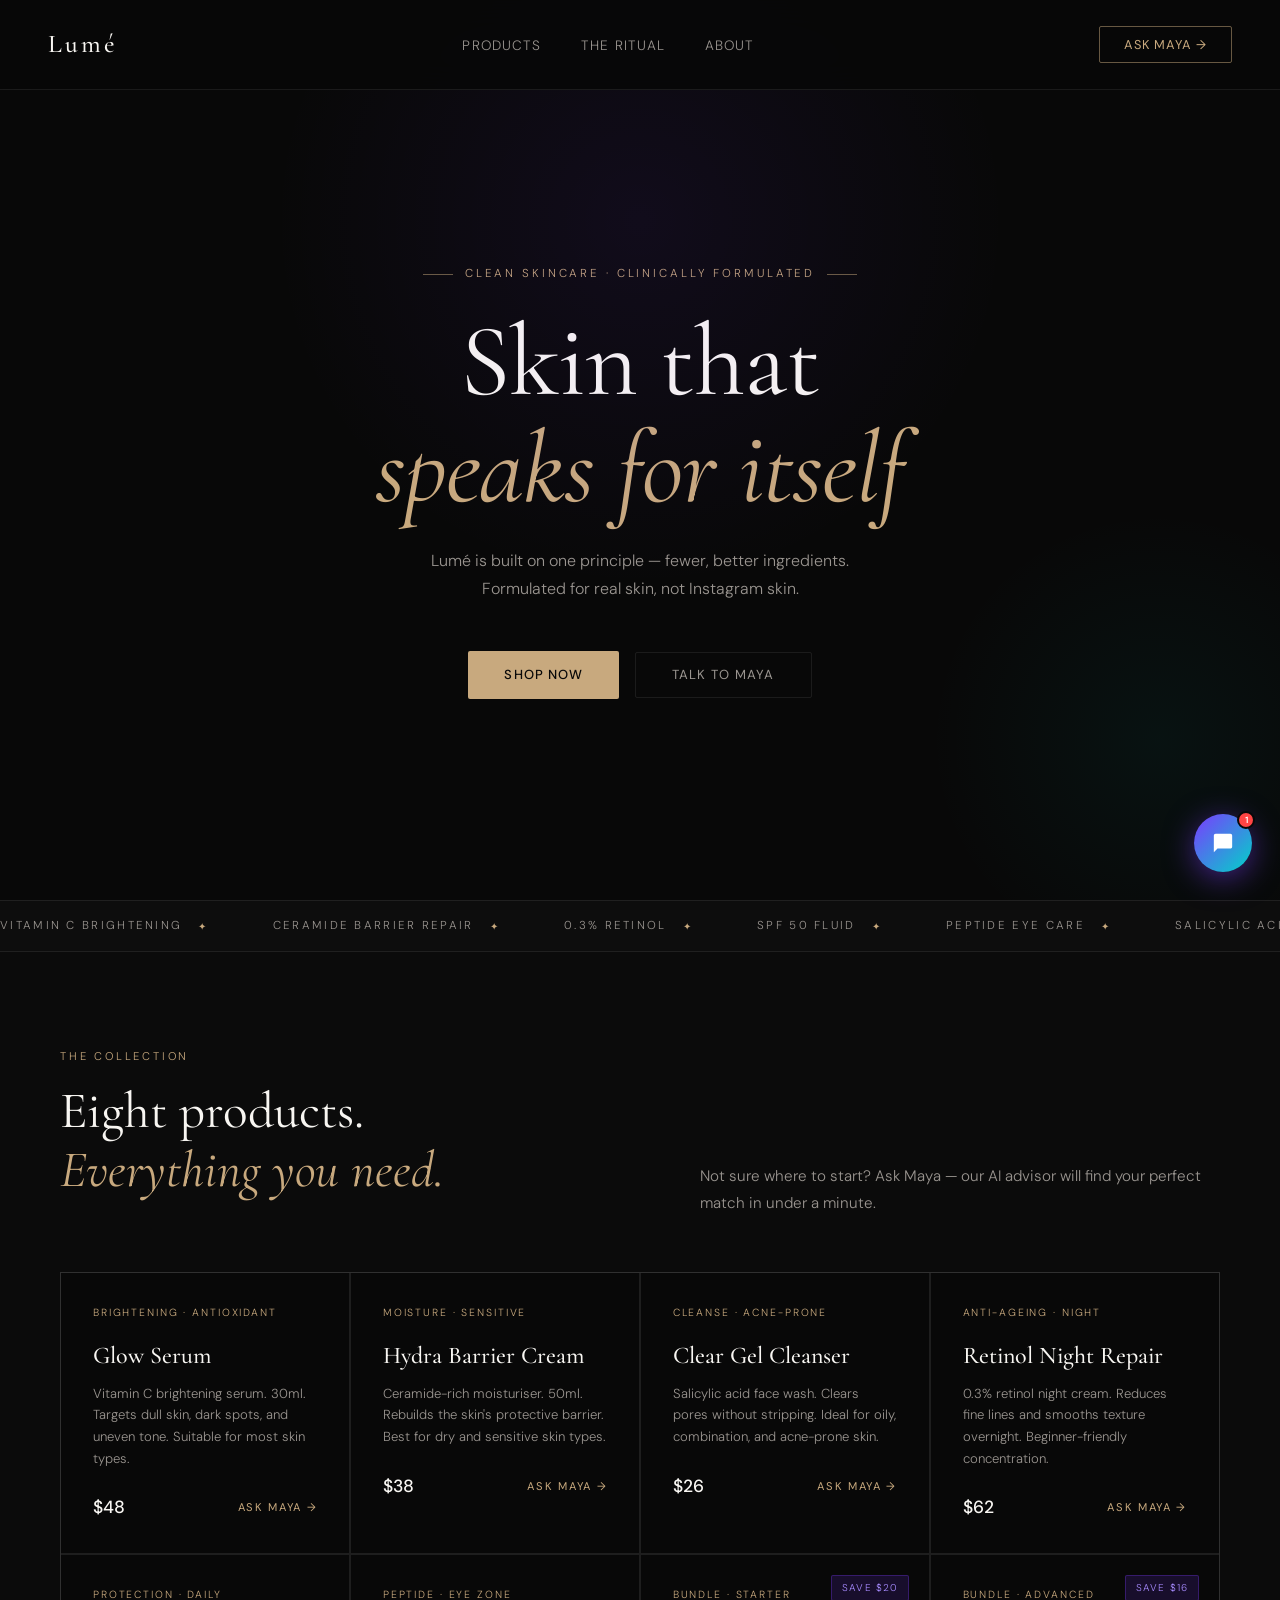
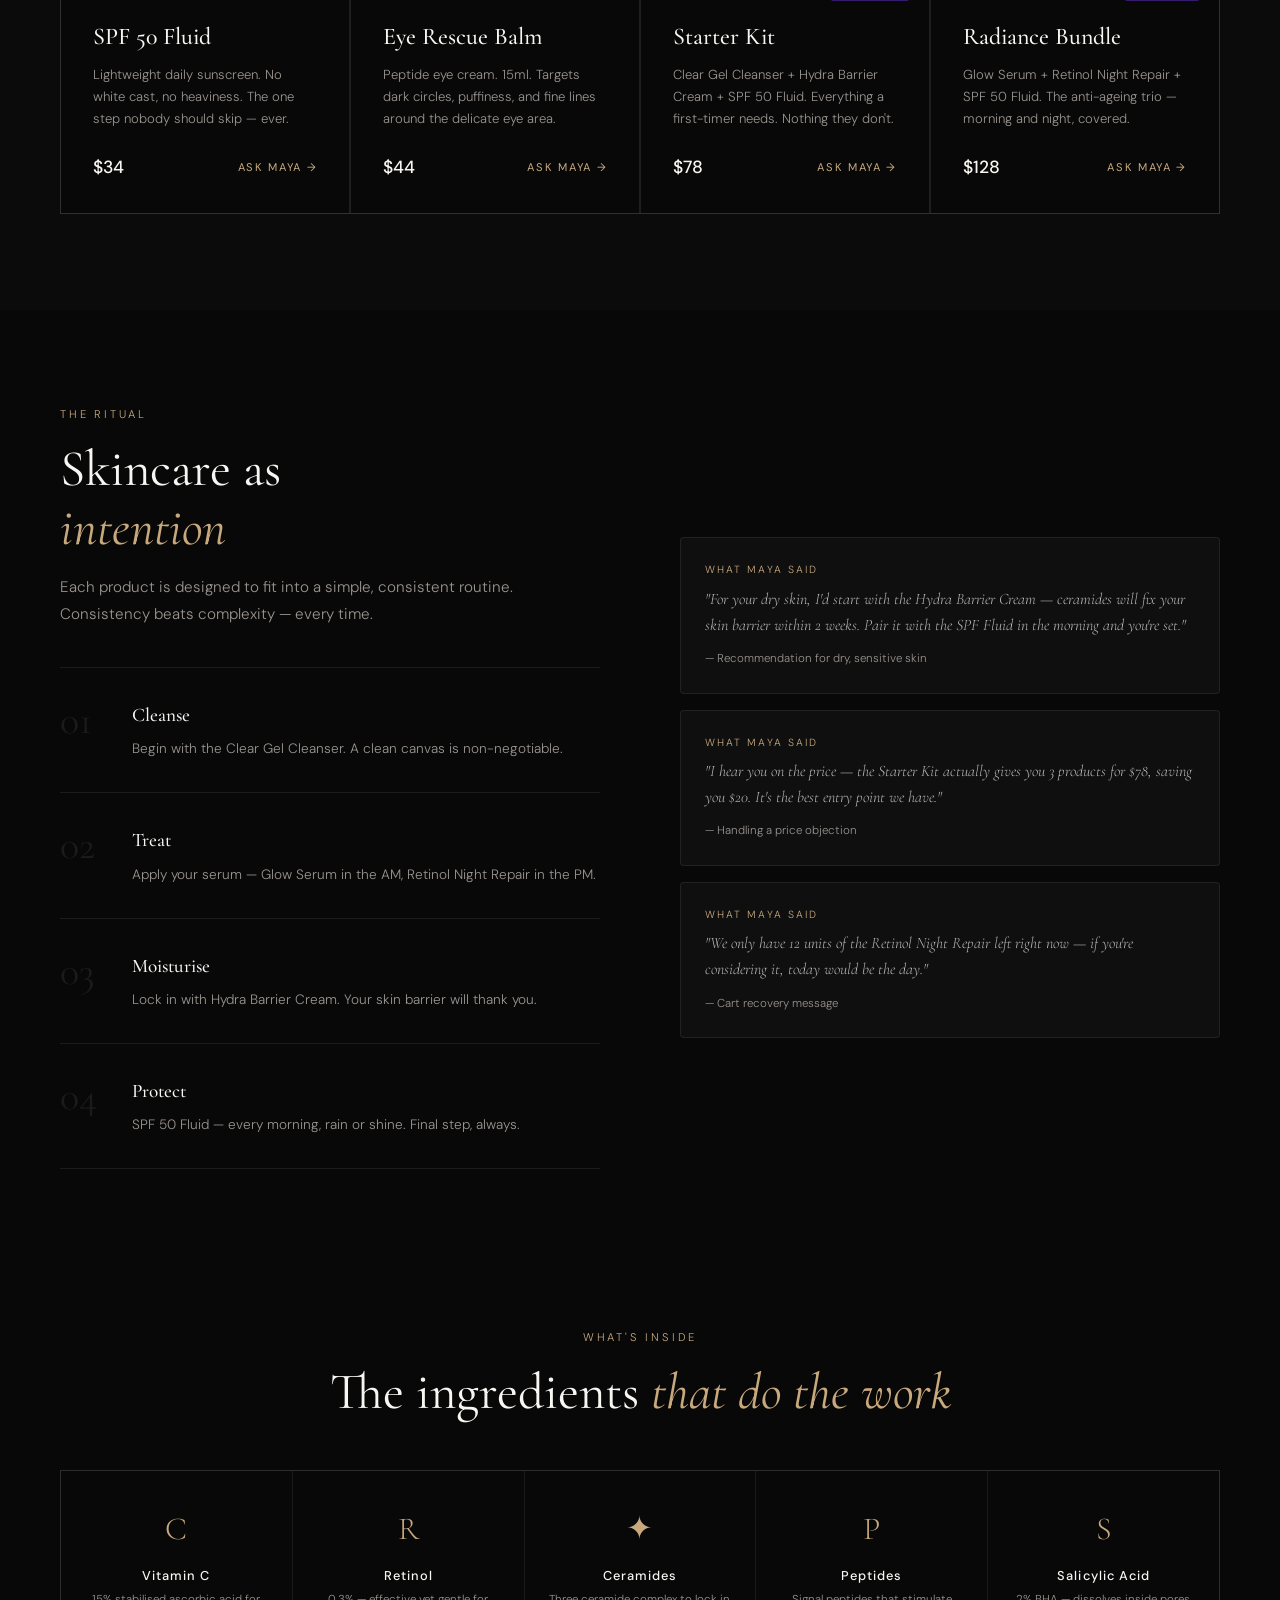
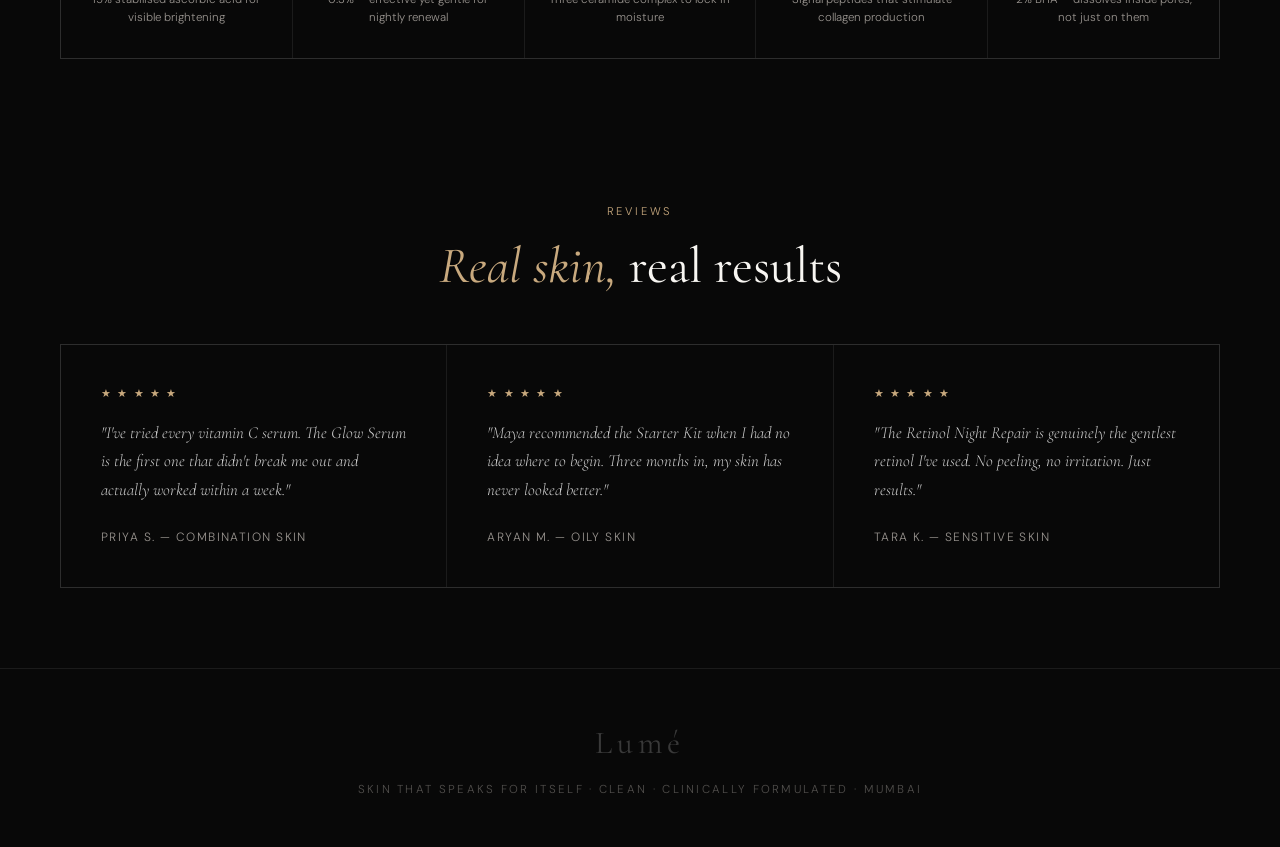
<file: demo (2).html>
<!DOCTYPE html>
<html lang="en">
<head>
<meta charset="UTF-8">
<meta name="viewport" content="width=device-width, initial-scale=1.0">
<title>Lumé — Skin That Speaks</title>
<link rel="preconnect" href="https://fonts.googleapis.com">
<link rel="preconnect" href="https://fonts.gstatic.com" crossorigin>
<link href="https://fonts.googleapis.com/css2?family=Cormorant+Garamond:ital,wght@0,400;0,500;0,600;1,400;1,500&family=DM+Sans:wght@300;400;500&display=swap" rel="stylesheet">
<style>
  *, *::before, *::after { box-sizing: border-box; margin: 0; padding: 0; }

  :root {
    --black: #080808;
    --white: #f8f6f2;
    --cream: #f0ece3;
    --gray: #9a9590;
    --border: rgba(255,255,255,0.08);
    --accent: #c8a97e;
    --accent-dim: rgba(200,169,126,0.15);
    --violet: #7c3aff;
    --cyan: #00d4c8;
    --serif: 'Cormorant Garamond', serif;
    --sans: 'DM Sans', sans-serif;
  }

  html { scroll-behavior: smooth; }

  body {
    background: var(--black);
    color: var(--white);
    font-family: var(--sans);
    font-weight: 300;
    line-height: 1.6;
    overflow-x: hidden;
  }

  /* ── NAV ── */
  nav {
    position: fixed;
    top: 0; left: 0; right: 0;
    z-index: 100;
    display: flex;
    align-items: center;
    justify-content: space-between;
    padding: 1.5rem 3rem;
    background: rgba(8,8,8,0.85);
    backdrop-filter: blur(16px);
    border-bottom: 1px solid var(--border);
  }

  .nav-logo {
    font-family: var(--serif);
    font-size: 1.6rem;
    font-weight: 500;
    letter-spacing: 0.12em;
    color: var(--white);
    text-decoration: none;
  }

  .nav-links {
    display: flex;
    gap: 2.5rem;
    list-style: none;
  }

  .nav-links a {
    color: var(--gray);
    text-decoration: none;
    font-size: 0.85rem;
    letter-spacing: 0.08em;
    text-transform: uppercase;
    transition: color 0.2s;
  }

  .nav-links a:hover { color: var(--white); }

  .nav-cta {
    background: transparent;
    border: 1px solid rgba(200,169,126,0.5);
    color: var(--accent);
    padding: 0.55rem 1.5rem;
    font-family: var(--sans);
    font-size: 0.8rem;
    letter-spacing: 0.08em;
    text-transform: uppercase;
    cursor: pointer;
    transition: all 0.3s;
    border-radius: 2px;
  }

  .nav-cta:hover {
    background: var(--accent-dim);
    border-color: var(--accent);
  }

  /* ── HERO ── */
  .hero {
    min-height: 100vh;
    display: flex;
    flex-direction: column;
    align-items: center;
    justify-content: center;
    text-align: center;
    padding: 8rem 2rem 4rem;
    position: relative;
    overflow: hidden;
  }

  .hero::before {
    content: '';
    position: absolute;
    top: -20%;
    left: 50%;
    transform: translateX(-50%);
    width: 800px;
    height: 800px;
    background: radial-gradient(ellipse, rgba(124,58,255,0.08) 0%, transparent 65%);
    pointer-events: none;
  }

  .hero::after {
    content: '';
    position: absolute;
    bottom: -10%;
    right: -10%;
    width: 500px;
    height: 500px;
    background: radial-gradient(ellipse, rgba(0,212,200,0.05) 0%, transparent 65%);
    pointer-events: none;
  }

  .hero-label {
    font-size: 0.72rem;
    letter-spacing: 0.25em;
    text-transform: uppercase;
    color: var(--accent);
    margin-bottom: 1.5rem;
    display: flex;
    align-items: center;
    gap: 0.75rem;
  }

  .hero-label::before, .hero-label::after {
    content: '';
    width: 30px;
    height: 1px;
    background: var(--accent);
    opacity: 0.5;
  }

  .hero-title {
    font-family: var(--serif);
    font-size: clamp(3.5rem, 8vw, 7rem);
    font-weight: 400;
    line-height: 1.05;
    letter-spacing: -0.01em;
    margin-bottom: 1.5rem;
    color: var(--white);
  }

  .hero-title em {
    font-style: italic;
    color: var(--accent);
  }

  .hero-sub {
    font-size: 1rem;
    color: var(--gray);
    max-width: 480px;
    line-height: 1.75;
    margin-bottom: 3rem;
  }

  .hero-buttons {
    display: flex;
    gap: 1rem;
    align-items: center;
  }

  .btn-primary {
    background: var(--accent);
    color: var(--black);
    padding: 0.85rem 2.25rem;
    font-family: var(--sans);
    font-size: 0.82rem;
    font-weight: 500;
    letter-spacing: 0.08em;
    text-transform: uppercase;
    border: none;
    cursor: pointer;
    border-radius: 2px;
    transition: all 0.3s;
    text-decoration: none;
    display: inline-block;
  }

  .btn-primary:hover { background: #d4b990; }

  .btn-ghost {
    background: transparent;
    color: var(--gray);
    padding: 0.85rem 2.25rem;
    font-family: var(--sans);
    font-size: 0.82rem;
    letter-spacing: 0.08em;
    text-transform: uppercase;
    border: 1px solid var(--border);
    cursor: pointer;
    border-radius: 2px;
    transition: all 0.3s;
    text-decoration: none;
    display: inline-block;
  }

  .btn-ghost:hover { color: var(--white); border-color: rgba(255,255,255,0.2); }

  /* ── SECTION SHARED ── */
  section { padding: 6rem 2rem; }

  .container { max-width: 1160px; margin: 0 auto; }

  .section-label {
    font-size: 0.7rem;
    letter-spacing: 0.25em;
    text-transform: uppercase;
    color: var(--accent);
    margin-bottom: 1rem;
    display: block;
  }

  .section-title {
    font-family: var(--serif);
    font-size: clamp(2rem, 4vw, 3.25rem);
    font-weight: 400;
    line-height: 1.15;
    margin-bottom: 1rem;
    color: var(--white);
  }

  .section-title em { font-style: italic; color: var(--accent); }

  .section-sub {
    color: var(--gray);
    font-size: 0.95rem;
    max-width: 520px;
    line-height: 1.75;
  }

  /* ── MARQUEE ── */
  .marquee-wrap {
    border-top: 1px solid var(--border);
    border-bottom: 1px solid var(--border);
    padding: 1rem 0;
    overflow: hidden;
    background: rgba(255,255,255,0.02);
  }

  .marquee {
    display: flex;
    gap: 4rem;
    animation: marquee 20s linear infinite;
    white-space: nowrap;
  }

  .marquee span {
    font-size: 0.72rem;
    letter-spacing: 0.2em;
    text-transform: uppercase;
    color: var(--gray);
    flex-shrink: 0;
    display: flex;
    align-items: center;
    gap: 1rem;
  }

  .marquee span::after {
    content: '✦';
    color: var(--accent);
    font-size: 0.6rem;
  }

  @keyframes marquee {
    from { transform: translateX(0); }
    to { transform: translateX(-50%); }
  }

  /* ── PRODUCTS ── */
  #products { background: rgba(255,255,255,0.01); }

  .products-header {
    display: flex;
    justify-content: space-between;
    align-items: flex-end;
    margin-bottom: 3.5rem;
    gap: 2rem;
    flex-wrap: wrap;
  }

  .product-grid {
    display: grid;
    grid-template-columns: repeat(auto-fit, minmax(260px, 1fr));
    gap: 1.5px;
    background: var(--border);
    border: 1px solid var(--border);
  }

  .product-card {
    background: var(--black);
    padding: 2rem;
    cursor: pointer;
    transition: background 0.3s;
    position: relative;
    overflow: hidden;
  }

  .product-card:hover { background: rgba(255,255,255,0.03); }

  .product-card::after {
    content: '';
    position: absolute;
    bottom: 0; left: 0; right: 0;
    height: 1px;
    background: linear-gradient(90deg, transparent, rgba(200,169,126,0.3), transparent);
    opacity: 0;
    transition: opacity 0.3s;
  }

  .product-card:hover::after { opacity: 1; }

  .product-tag {
    font-size: 0.65rem;
    letter-spacing: 0.18em;
    text-transform: uppercase;
    color: var(--accent);
    margin-bottom: 1.25rem;
    display: block;
  }

  .product-name {
    font-family: var(--serif);
    font-size: 1.5rem;
    font-weight: 500;
    line-height: 1.2;
    margin-bottom: 0.75rem;
  }

  .product-desc {
    font-size: 0.82rem;
    color: var(--gray);
    line-height: 1.65;
    margin-bottom: 1.5rem;
  }

  .product-footer {
    display: flex;
    justify-content: space-between;
    align-items: center;
    margin-top: auto;
  }

  .product-price {
    font-size: 1.1rem;
    font-weight: 500;
    color: var(--white);
  }

  .product-cta {
    font-size: 0.7rem;
    letter-spacing: 0.15em;
    text-transform: uppercase;
    color: var(--accent);
    display: flex;
    align-items: center;
    gap: 0.4rem;
    transition: gap 0.2s;
    background: none;
    border: none;
    cursor: pointer;
    font-family: var(--sans);
  }

  .product-cta:hover { gap: 0.7rem; }

  .product-badge {
    position: absolute;
    top: 1.25rem;
    right: 1.25rem;
    background: rgba(124,58,255,0.15);
    border: 1px solid rgba(124,58,255,0.3);
    color: #a78bff;
    font-size: 0.62rem;
    letter-spacing: 0.12em;
    text-transform: uppercase;
    padding: 0.25rem 0.6rem;
    border-radius: 2px;
  }

  /* ── RITUAL / HOW IT WORKS ── */
  .ritual-grid {
    display: grid;
    grid-template-columns: 1fr 1fr;
    gap: 5rem;
    align-items: center;
  }

  .ritual-steps { display: flex; flex-direction: column; gap: 0; }

  .ritual-step {
    display: flex;
    gap: 1.5rem;
    padding: 2rem 0;
    border-bottom: 1px solid var(--border);
    position: relative;
  }

  .ritual-step:first-child { border-top: 1px solid var(--border); }

  .step-num {
    font-family: var(--serif);
    font-size: 2.5rem;
    font-weight: 400;
    color: rgba(255,255,255,0.08);
    line-height: 1;
    flex-shrink: 0;
    width: 3rem;
  }

  .step-body {}

  .step-title {
    font-family: var(--serif);
    font-size: 1.2rem;
    font-weight: 500;
    margin-bottom: 0.4rem;
    color: var(--white);
  }

  .step-desc { font-size: 0.85rem; color: var(--gray); line-height: 1.7; }

  .ritual-visual {
    display: flex;
    flex-direction: column;
    gap: 1rem;
  }

  .ritual-card {
    background: rgba(255,255,255,0.03);
    border: 1px solid var(--border);
    padding: 1.5rem;
    border-radius: 4px;
  }

  .ritual-card-label {
    font-size: 0.65rem;
    letter-spacing: 0.2em;
    text-transform: uppercase;
    color: var(--accent);
    margin-bottom: 0.5rem;
  }

  .ritual-card-text {
    font-size: 0.88rem;
    color: rgba(255,255,255,0.7);
    line-height: 1.6;
    font-style: italic;
    font-family: var(--serif);
    font-size: 1rem;
  }

  .ritual-card-meta {
    font-size: 0.72rem;
    color: var(--gray);
    margin-top: 0.75rem;
  }

  /* ── INGREDIENTS STRIP ── */
  .ingredients {
    display: flex;
    gap: 1px;
    background: var(--border);
    border: 1px solid var(--border);
    overflow: hidden;
  }

  .ingredient-item {
    flex: 1;
    padding: 2rem 1.5rem;
    background: var(--black);
    text-align: center;
    min-width: 140px;
  }

  .ingredient-icon {
    font-family: var(--serif);
    font-size: 2rem;
    color: var(--accent);
    margin-bottom: 0.75rem;
    display: block;
  }

  .ingredient-name {
    font-size: 0.8rem;
    font-weight: 500;
    letter-spacing: 0.08em;
    margin-bottom: 0.3rem;
  }

  .ingredient-desc {
    font-size: 0.72rem;
    color: var(--gray);
    line-height: 1.5;
  }

  /* ── TESTIMONIALS ── */
  .testimonial-grid {
    display: grid;
    grid-template-columns: repeat(auto-fit, minmax(300px, 1fr));
    gap: 1px;
    background: var(--border);
    border: 1px solid var(--border);
  }

  .testimonial {
    background: var(--black);
    padding: 2.5rem;
  }

  .testimonial-stars {
    color: var(--accent);
    font-size: 0.7rem;
    letter-spacing: 0.15em;
    margin-bottom: 1rem;
  }

  .testimonial-quote {
    font-family: var(--serif);
    font-size: 1.05rem;
    line-height: 1.7;
    color: rgba(255,255,255,0.8);
    margin-bottom: 1.5rem;
    font-style: italic;
  }

  .testimonial-author {
    font-size: 0.75rem;
    letter-spacing: 0.12em;
    text-transform: uppercase;
    color: var(--gray);
  }

  /* ── FOOTER ── */
  footer {
    border-top: 1px solid var(--border);
    padding: 3rem 2rem;
    text-align: center;
  }

  .footer-logo {
    font-family: var(--serif);
    font-size: 2rem;
    font-weight: 400;
    letter-spacing: 0.15em;
    color: rgba(255,255,255,0.2);
    margin-bottom: 0.75rem;
  }

  .footer-tagline {
    font-size: 0.72rem;
    letter-spacing: 0.2em;
    text-transform: uppercase;
    color: var(--gray);
    opacity: 0.5;
  }

  /* ── CHAT WIDGET ── */
  #lume-btn {
    position: fixed;
    bottom: 28px;
    right: 28px;
    width: 58px;
    height: 58px;
    border-radius: 50%;
    border: none;
    cursor: pointer;
    z-index: 9000;
    background: linear-gradient(135deg, #7c3aff, #00d4c8);
    display: flex;
    align-items: center;
    justify-content: center;
    box-shadow: 0 6px 30px rgba(124,58,255,0.5);
    transition: transform 0.3s cubic-bezier(0.34,1.56,0.64,1), box-shadow 0.3s;
  }

  #lume-btn:hover {
    transform: scale(1.1);
    box-shadow: 0 10px 40px rgba(124,58,255,0.65);
  }

  #lume-btn svg { transition: all 0.25s ease; }
  #lume-btn .ico-close { display: none; }

  #lume-btn.open .ico-chat { display: none; }
  #lume-btn.open .ico-close { display: block; }

  #lume-badge {
    position: absolute;
    top: -3px;
    right: -3px;
    width: 18px;
    height: 18px;
    border-radius: 50%;
    background: #ff4444;
    border: 2px solid var(--black);
    display: flex;
    align-items: center;
    justify-content: center;
    font-size: 9px;
    font-weight: 600;
    color: white;
    font-family: var(--sans);
  }

  #lume-window {
    position: fixed;
    bottom: 100px;
    right: 28px;
    width: 370px;
    height: 540px;
    background: #0e0e14;
    border: 1px solid rgba(255,255,255,0.1);
    border-radius: 16px;
    display: flex;
    flex-direction: column;
    z-index: 8999;
    overflow: hidden;
    box-shadow: 0 24px 80px rgba(0,0,0,0.7), 0 0 0 1px rgba(124,58,255,0.15);
    transform: translateY(20px) scale(0.95);
    opacity: 0;
    pointer-events: none;
    transition: all 0.3s cubic-bezier(0.34,1.2,0.64,1);
  }

  #lume-window.open {
    transform: translateY(0) scale(1);
    opacity: 1;
    pointer-events: all;
  }

  .lume-header {
    padding: 1rem 1.25rem;
    background: linear-gradient(135deg, rgba(124,58,255,0.15), rgba(0,212,200,0.08));
    border-bottom: 1px solid rgba(255,255,255,0.07);
    display: flex;
    align-items: center;
    gap: 0.75rem;
    flex-shrink: 0;
  }

  .lume-avatar {
    width: 36px;
    height: 36px;
    border-radius: 50%;
    background: linear-gradient(135deg, #7c3aff, #00d4c8);
    display: flex;
    align-items: center;
    justify-content: center;
    font-family: var(--serif);
    font-size: 1rem;
    color: white;
    flex-shrink: 0;
  }

  .lume-header-info {}

  .lume-name {
    font-size: 0.88rem;
    font-weight: 500;
    color: #f0f0f5;
    font-family: var(--sans);
    line-height: 1.2;
  }

  .lume-status {
    font-size: 0.7rem;
    color: rgba(255,255,255,0.4);
    display: flex;
    align-items: center;
    gap: 0.35rem;
  }

  .lume-status::before {
    content: '';
    width: 6px;
    height: 6px;
    border-radius: 50%;
    background: #00d4c8;
    display: inline-block;
  }

  .lume-messages {
    flex: 1;
    overflow-y: auto;
    padding: 1.25rem;
    display: flex;
    flex-direction: column;
    gap: 0.85rem;
    scroll-behavior: smooth;
  }

  .lume-messages::-webkit-scrollbar { width: 3px; }
  .lume-messages::-webkit-scrollbar-track { background: transparent; }
  .lume-messages::-webkit-scrollbar-thumb { background: rgba(255,255,255,0.1); border-radius: 2px; }

  .msg {
    max-width: 85%;
    padding: 0.7rem 1rem;
    border-radius: 12px;
    font-size: 0.84rem;
    line-height: 1.55;
    font-family: var(--sans);
    animation: msgIn 0.25s ease forwards;
  }

  @keyframes msgIn {
    from { opacity: 0; transform: translateY(6px); }
    to { opacity: 1; transform: translateY(0); }
  }

  .msg-bot {
    background: rgba(255,255,255,0.05);
    color: rgba(255,255,255,0.88);
    border-bottom-left-radius: 4px;
    align-self: flex-start;
    border: 1px solid rgba(255,255,255,0.06);
  }

  .msg-user {
    background: linear-gradient(135deg, rgba(124,58,255,0.35), rgba(0,212,200,0.2));
    color: rgba(255,255,255,0.92);
    border-bottom-right-radius: 4px;
    align-self: flex-end;
    border: 1px solid rgba(124,58,255,0.25);
  }

  .msg-typing {
    display: flex;
    gap: 4px;
    align-items: center;
    padding: 0.9rem 1rem;
  }

  .msg-typing span {
    width: 6px;
    height: 6px;
    border-radius: 50%;
    background: rgba(255,255,255,0.3);
    animation: dot 1.2s infinite;
  }

  .msg-typing span:nth-child(2) { animation-delay: 0.2s; }
  .msg-typing span:nth-child(3) { animation-delay: 0.4s; }

  @keyframes dot {
    0%, 60%, 100% { transform: translateY(0); opacity: 0.3; }
    30% { transform: translateY(-5px); opacity: 1; }
  }

  .lume-input-area {
    padding: 0.9rem 1rem;
    border-top: 1px solid rgba(255,255,255,0.07);
    display: flex;
    gap: 0.6rem;
    align-items: center;
    background: rgba(0,0,0,0.3);
    flex-shrink: 0;
  }

  #lume-input {
    flex: 1;
    background: rgba(255,255,255,0.05);
    border: 1px solid rgba(255,255,255,0.08);
    border-radius: 8px;
    padding: 0.6rem 0.9rem;
    color: rgba(255,255,255,0.9);
    font-family: var(--sans);
    font-size: 0.83rem;
    outline: none;
    transition: border-color 0.2s;
    resize: none;
    min-height: 38px;
    max-height: 80px;
  }

  #lume-input::placeholder { color: rgba(255,255,255,0.2); }
  #lume-input:focus { border-color: rgba(124,58,255,0.5); }

  #lume-send {
    width: 36px;
    height: 36px;
    border-radius: 8px;
    background: linear-gradient(135deg, #7c3aff, #00d4c8);
    border: none;
    cursor: pointer;
    display: flex;
    align-items: center;
    justify-content: center;
    flex-shrink: 0;
    transition: opacity 0.2s, transform 0.15s;
  }

  #lume-send:hover { opacity: 0.85; transform: scale(1.05); }
  #lume-send:disabled { opacity: 0.35; cursor: not-allowed; transform: none; }



  /* ── RESPONSIVE ── */
  @media (max-width: 768px) {
    nav { padding: 1.25rem 1.5rem; }
    .nav-links { display: none; }
    .ritual-grid { grid-template-columns: 1fr; gap: 3rem; }
    .ritual-visual { display: none; }
    .ingredients { flex-wrap: wrap; }
    .ingredient-item { min-width: 45%; }
    #lume-window { width: calc(100vw - 2rem); right: 1rem; bottom: 90px; }
  }
</style>
</head>
<body>

<!-- NAV -->
<nav>
  <a class="nav-logo" href="#">Lumé</a>
  <ul class="nav-links">
    <li><a href="#products">Products</a></li>
    <li><a href="#ritual">The Ritual</a></li>
    <li><a href="#about">About</a></li>
  </ul>
  <button class="nav-cta" onclick="openChat()">Ask Maya →</button>
</nav>

<!-- HERO -->
<section class="hero">
  <p class="hero-label">Clean Skincare · Clinically Formulated</p>
  <h1 class="hero-title">Skin that<br><em>speaks for itself</em></h1>
  <p class="hero-sub">Lumé is built on one principle — fewer, better ingredients. Formulated for real skin, not Instagram skin.</p>
  <div class="hero-buttons">
    <a href="#products" class="btn-primary">Shop Now</a>
    <button class="btn-ghost" onclick="openChat()">Talk to Maya</button>
  </div>
</section>

<!-- MARQUEE -->
<div class="marquee-wrap">
  <div class="marquee">
    <span>Vitamin C Brightening</span>
    <span>Ceramide Barrier Repair</span>
    <span>0.3% Retinol</span>
    <span>SPF 50 Fluid</span>
    <span>Peptide Eye Care</span>
    <span>Salicylic Acid Cleanse</span>
    <span>Clean Beauty</span>
    <span>Dermatologist Tested</span>
    <span>Vitamin C Brightening</span>
    <span>Ceramide Barrier Repair</span>
    <span>0.3% Retinol</span>
    <span>SPF 50 Fluid</span>
    <span>Peptide Eye Care</span>
    <span>Salicylic Acid Cleanse</span>
    <span>Clean Beauty</span>
    <span>Dermatologist Tested</span>
  </div>
</div>

<!-- PRODUCTS -->
<section id="products">
  <div class="container">
    <div class="products-header">
      <div>
        <span class="section-label">The Collection</span>
        <h2 class="section-title">Eight products.<br><em>Everything you need.</em></h2>
      </div>
      <p class="section-sub">Not sure where to start? Ask Maya — our AI advisor will find your perfect match in under a minute.</p>
    </div>

    <div class="product-grid">
      <div class="product-card">
        <span class="product-tag">Brightening · Antioxidant</span>
        <h3 class="product-name">Glow Serum</h3>
        <p class="product-desc">Vitamin C brightening serum. 30ml. Targets dull skin, dark spots, and uneven tone. Suitable for most skin types.</p>
        <div class="product-footer">
          <span class="product-price">$48</span>
          <button class="product-cta" onclick="askMaya('Tell me about the Glow Serum')">Ask Maya →</button>
        </div>
      </div>

      <div class="product-card">
        <span class="product-tag">Moisture · Sensitive</span>
        <h3 class="product-name">Hydra Barrier Cream</h3>
        <p class="product-desc">Ceramide-rich moisturiser. 50ml. Rebuilds the skin's protective barrier. Best for dry and sensitive skin types.</p>
        <div class="product-footer">
          <span class="product-price">$38</span>
          <button class="product-cta" onclick="askMaya('Tell me about the Hydra Barrier Cream')">Ask Maya →</button>
        </div>
      </div>

      <div class="product-card">
        <span class="product-tag">Cleanse · Acne-Prone</span>
        <h3 class="product-name">Clear Gel Cleanser</h3>
        <p class="product-desc">Salicylic acid face wash. Clears pores without stripping. Ideal for oily, combination, and acne-prone skin.</p>
        <div class="product-footer">
          <span class="product-price">$26</span>
          <button class="product-cta" onclick="askMaya('Tell me about the Clear Gel Cleanser')">Ask Maya →</button>
        </div>
      </div>

      <div class="product-card">
        <span class="product-tag">Anti-Ageing · Night</span>
        <h3 class="product-name">Retinol Night Repair</h3>
        <p class="product-desc">0.3% retinol night cream. Reduces fine lines and smooths texture overnight. Beginner-friendly concentration.</p>
        <div class="product-footer">
          <span class="product-price">$62</span>
          <button class="product-cta" onclick="askMaya('Tell me about the Retinol Night Repair')">Ask Maya →</button>
        </div>
      </div>

      <div class="product-card">
        <span class="product-tag">Protection · Daily</span>
        <h3 class="product-name">SPF 50 Fluid</h3>
        <p class="product-desc">Lightweight daily sunscreen. No white cast, no heaviness. The one step nobody should skip — ever.</p>
        <div class="product-footer">
          <span class="product-price">$34</span>
          <button class="product-cta" onclick="askMaya('Tell me about the SPF 50 Fluid')">Ask Maya →</button>
        </div>
      </div>

      <div class="product-card">
        <span class="product-tag">Peptide · Eye Zone</span>
        <h3 class="product-name">Eye Rescue Balm</h3>
        <p class="product-desc">Peptide eye cream. 15ml. Targets dark circles, puffiness, and fine lines around the delicate eye area.</p>
        <div class="product-footer">
          <span class="product-price">$44</span>
          <button class="product-cta" onclick="askMaya('Tell me about the Eye Rescue Balm')">Ask Maya →</button>
        </div>
      </div>

      <div class="product-card">
        <span class="product-badge">Save $20</span>
        <span class="product-tag">Bundle · Starter</span>
        <h3 class="product-name">Starter Kit</h3>
        <p class="product-desc">Clear Gel Cleanser + Hydra Barrier Cream + SPF 50 Fluid. Everything a first-timer needs. Nothing they don't.</p>
        <div class="product-footer">
          <span class="product-price">$78</span>
          <button class="product-cta" onclick="askMaya('Tell me about the Starter Kit')">Ask Maya →</button>
        </div>
      </div>

      <div class="product-card">
        <span class="product-badge">Save $16</span>
        <span class="product-tag">Bundle · Advanced</span>
        <h3 class="product-name">Radiance Bundle</h3>
        <p class="product-desc">Glow Serum + Retinol Night Repair + SPF 50 Fluid. The anti-ageing trio — morning and night, covered.</p>
        <div class="product-footer">
          <span class="product-price">$128</span>
          <button class="product-cta" onclick="askMaya('Tell me about the Radiance Bundle')">Ask Maya →</button>
        </div>
      </div>
    </div>
  </div>
</section>

<!-- RITUAL -->
<section id="ritual">
  <div class="container">
    <div class="ritual-grid">
      <div>
        <span class="section-label">The Ritual</span>
        <h2 class="section-title">Skincare as<br><em>intention</em></h2>
        <p class="section-sub" style="margin-bottom: 2.5rem;">Each product is designed to fit into a simple, consistent routine. Consistency beats complexity — every time.</p>
        <div class="ritual-steps">
          <div class="ritual-step">
            <span class="step-num">01</span>
            <div class="step-body">
              <h4 class="step-title">Cleanse</h4>
              <p class="step-desc">Begin with the Clear Gel Cleanser. A clean canvas is non-negotiable.</p>
            </div>
          </div>
          <div class="ritual-step">
            <span class="step-num">02</span>
            <div class="step-body">
              <h4 class="step-title">Treat</h4>
              <p class="step-desc">Apply your serum — Glow Serum in the AM, Retinol Night Repair in the PM.</p>
            </div>
          </div>
          <div class="ritual-step">
            <span class="step-num">03</span>
            <div class="step-body">
              <h4 class="step-title">Moisturise</h4>
              <p class="step-desc">Lock in with Hydra Barrier Cream. Your skin barrier will thank you.</p>
            </div>
          </div>
          <div class="ritual-step">
            <span class="step-num">04</span>
            <div class="step-body">
              <h4 class="step-title">Protect</h4>
              <p class="step-desc">SPF 50 Fluid — every morning, rain or shine. Final step, always.</p>
            </div>
          </div>
        </div>
      </div>

      <div class="ritual-visual">
        <div class="ritual-card">
          <p class="ritual-card-label">What Maya said</p>
          <p class="ritual-card-text">"For your dry skin, I'd start with the Hydra Barrier Cream — ceramides will fix your skin barrier within 2 weeks. Pair it with the SPF Fluid in the morning and you're set."</p>
          <p class="ritual-card-meta">— Recommendation for dry, sensitive skin</p>
        </div>
        <div class="ritual-card">
          <p class="ritual-card-label">What Maya said</p>
          <p class="ritual-card-text">"I hear you on the price — the Starter Kit actually gives you 3 products for $78, saving you $20. It's the best entry point we have."</p>
          <p class="ritual-card-meta">— Handling a price objection</p>
        </div>
        <div class="ritual-card">
          <p class="ritual-card-label">What Maya said</p>
          <p class="ritual-card-text">"We only have 12 units of the Retinol Night Repair left right now — if you're considering it, today would be the day."</p>
          <p class="ritual-card-meta">— Cart recovery message</p>
        </div>
      </div>
    </div>
  </div>
</section>

<!-- INGREDIENTS -->
<section id="about" style="padding: 4rem 2rem;">
  <div class="container">
    <span class="section-label" style="text-align: center; display: block; margin-bottom: 1rem;">What's Inside</span>
    <h2 class="section-title" style="text-align: center; margin-bottom: 3rem;">The ingredients <em>that do the work</em></h2>
    <div class="ingredients">
      <div class="ingredient-item">
        <span class="ingredient-icon">C</span>
        <p class="ingredient-name">Vitamin C</p>
        <p class="ingredient-desc">15% stabilised ascorbic acid for visible brightening</p>
      </div>
      <div class="ingredient-item">
        <span class="ingredient-icon">R</span>
        <p class="ingredient-name">Retinol</p>
        <p class="ingredient-desc">0.3% — effective yet gentle for nightly renewal</p>
      </div>
      <div class="ingredient-item">
        <span class="ingredient-icon">✦</span>
        <p class="ingredient-name">Ceramides</p>
        <p class="ingredient-desc">Three ceramide complex to lock in moisture</p>
      </div>
      <div class="ingredient-item">
        <span class="ingredient-icon">P</span>
        <p class="ingredient-name">Peptides</p>
        <p class="ingredient-desc">Signal peptides that stimulate collagen production</p>
      </div>
      <div class="ingredient-item">
        <span class="ingredient-icon">S</span>
        <p class="ingredient-name">Salicylic Acid</p>
        <p class="ingredient-desc">2% BHA — dissolves inside pores, not just on them</p>
      </div>
    </div>
  </div>
</section>

<!-- TESTIMONIALS -->
<section style="padding: 5rem 2rem;">
  <div class="container">
    <span class="section-label" style="text-align: center; display: block; margin-bottom: 1rem;">Reviews</span>
    <h2 class="section-title" style="text-align: center; margin-bottom: 3rem;"><em>Real skin,</em> real results</h2>
    <div class="testimonial-grid">
      <div class="testimonial">
        <p class="testimonial-stars">★ ★ ★ ★ ★</p>
        <p class="testimonial-quote">"I've tried every vitamin C serum. The Glow Serum is the first one that didn't break me out and actually worked within a week."</p>
        <p class="testimonial-author">Priya S. — Combination Skin</p>
      </div>
      <div class="testimonial">
        <p class="testimonial-stars">★ ★ ★ ★ ★</p>
        <p class="testimonial-quote">"Maya recommended the Starter Kit when I had no idea where to begin. Three months in, my skin has never looked better."</p>
        <p class="testimonial-author">Aryan M. — Oily Skin</p>
      </div>
      <div class="testimonial">
        <p class="testimonial-stars">★ ★ ★ ★ ★</p>
        <p class="testimonial-quote">"The Retinol Night Repair is genuinely the gentlest retinol I've used. No peeling, no irritation. Just results."</p>
        <p class="testimonial-author">Tara K. — Sensitive Skin</p>
      </div>
    </div>
  </div>
</section>

<!-- FOOTER -->
<footer>
  <p class="footer-logo">Lumé</p>
  <p class="footer-tagline">Skin that speaks for itself · Clean · Clinically formulated · Mumbai</p>
</footer>

<!-- ╔══════════════════════════════════════════╗ -->
<!-- ║  CHAT WIDGET — replace YOUR_NGROK_URL   ║ -->
<!-- ╚══════════════════════════════════════════╝ -->

<button id="lume-btn" onclick="toggleChat()" aria-label="Chat with Maya">
  <span id="lume-badge">1</span>
  <svg class="ico-chat" width="22" height="22" viewBox="0 0 24 24" fill="none" xmlns="http://www.w3.org/2000/svg">
    <path d="M20 2H4C2.9 2 2 2.9 2 4V22L6 18H20C21.1 18 22 17.1 22 16V4C22 2.9 21.1 2 20 2Z" fill="white"/>
  </svg>
  <svg class="ico-close" width="18" height="18" viewBox="0 0 24 24" fill="none">
    <path d="M18 6L6 18M6 6L18 18" stroke="white" stroke-width="2" stroke-linecap="round"/>
  </svg>
</button>

<div id="lume-window">
  <div class="lume-header">
    <div class="lume-avatar">M</div>
    <div class="lume-header-info">
      <p class="lume-name">Maya · Lumé Advisor</p>
      <p class="lume-status">Online now</p>
    </div>
  </div>
  <div class="lume-messages" id="lume-msgs">
    <div class="msg msg-bot">Hi! I'm Maya, your Lumé skincare advisor. What's your skin like — dry, oily, or combination? 🌿</div>
  </div>
  <div class="lume-input-area">
    <textarea id="lume-input" placeholder="Ask Maya anything..." rows="1"></textarea>
    <button id="lume-send" onclick="sendMsg()">
      <svg width="16" height="16" viewBox="0 0 24 24" fill="none">
        <path d="M22 2L11 13M22 2L15 22L11 13M22 2L2 9L11 13" stroke="white" stroke-width="2" stroke-linecap="round" stroke-linejoin="round"/>
      </svg>
    </button>
  </div>

</div>

<script>
  const WEBHOOK = 'https://sherril-oxidasic-correctedly.ngrok-free.dev/webhook/chat';

  let isOpen = false;
  let isTyping = false;

  // Conversation history — keeps track of all messages so Maya has memory
  let conversationHistory = [];

  function toggleChat() {
    isOpen = !isOpen;
    document.getElementById('lume-window').classList.toggle('open', isOpen);
    document.getElementById('lume-btn').classList.toggle('open', isOpen);
    document.getElementById('lume-badge').style.display = 'none';
    if (isOpen) document.getElementById('lume-input').focus();
  }

  function openChat() {
    if (!isOpen) toggleChat();
  }

  function askMaya(text) {
    openChat();
    setTimeout(() => {
      document.getElementById('lume-input').value = text;
      sendMsg();
    }, 400);
  }

  function addMsg(text, type) {
    const msgs = document.getElementById('lume-msgs');
    const div = document.createElement('div');
    div.className = 'msg msg-' + type;
    div.textContent = text;
    msgs.appendChild(div);
    msgs.scrollTop = msgs.scrollHeight;
    return div;
  }

  function showTyping() {
    const msgs = document.getElementById('lume-msgs');
    const div = document.createElement('div');
    div.className = 'msg msg-bot msg-typing';
    div.id = 'typing-indicator';
    div.innerHTML = '<span></span><span></span><span></span>';
    msgs.appendChild(div);
    msgs.scrollTop = msgs.scrollHeight;
  }

  function hideTyping() {
    const t = document.getElementById('typing-indicator');
    if (t) t.remove();
  }

  async function sendMsg() {
    const input = document.getElementById('lume-input');
    const send = document.getElementById('lume-send');
    const text = input.value.trim();
    if (!text || isTyping) return;

    input.value = '';
    input.style.height = 'auto';
    addMsg(text, 'user');

    // Add user message to history
    conversationHistory.push({ role: 'user', content: text });

    isTyping = true;
    send.disabled = true;
    showTyping();

    try {
      const res = await fetch(WEBHOOK, {
        method: 'POST',
        mode: 'cors',
        headers: { 
          'Content-Type': 'application/json'
        },
        // Send full conversation history so Maya remembers the whole chat
        body: JSON.stringify({ 
          message: text,
          history: conversationHistory
        })
      });
      const data = await res.text();
      hideTyping();
      const reply = data || 'Sorry, I didn\'t catch that. Could you rephrase?';
      addMsg(reply, 'bot');

      // Add Maya's reply to history so next message includes it
      conversationHistory.push({ role: 'assistant', content: reply });

    } catch (e) {
      hideTyping();
      addMsg('I\'m having trouble connecting right now. Please try again in a moment.', 'bot');
      // Remove the last user message from history if request failed
      conversationHistory.pop();
    }

    isTyping = false;
    send.disabled = false;
    input.focus();
  }

  document.getElementById('lume-input').addEventListener('keydown', function(e) {
    if (e.key === 'Enter' && !e.shiftKey) {
      e.preventDefault();
      sendMsg();
    }
  });

  document.getElementById('lume-input').addEventListener('input', function() {
    this.style.height = 'auto';
    this.style.height = Math.min(this.scrollHeight, 80) + 'px';
  });
</script>

</body>
</html>
</file>
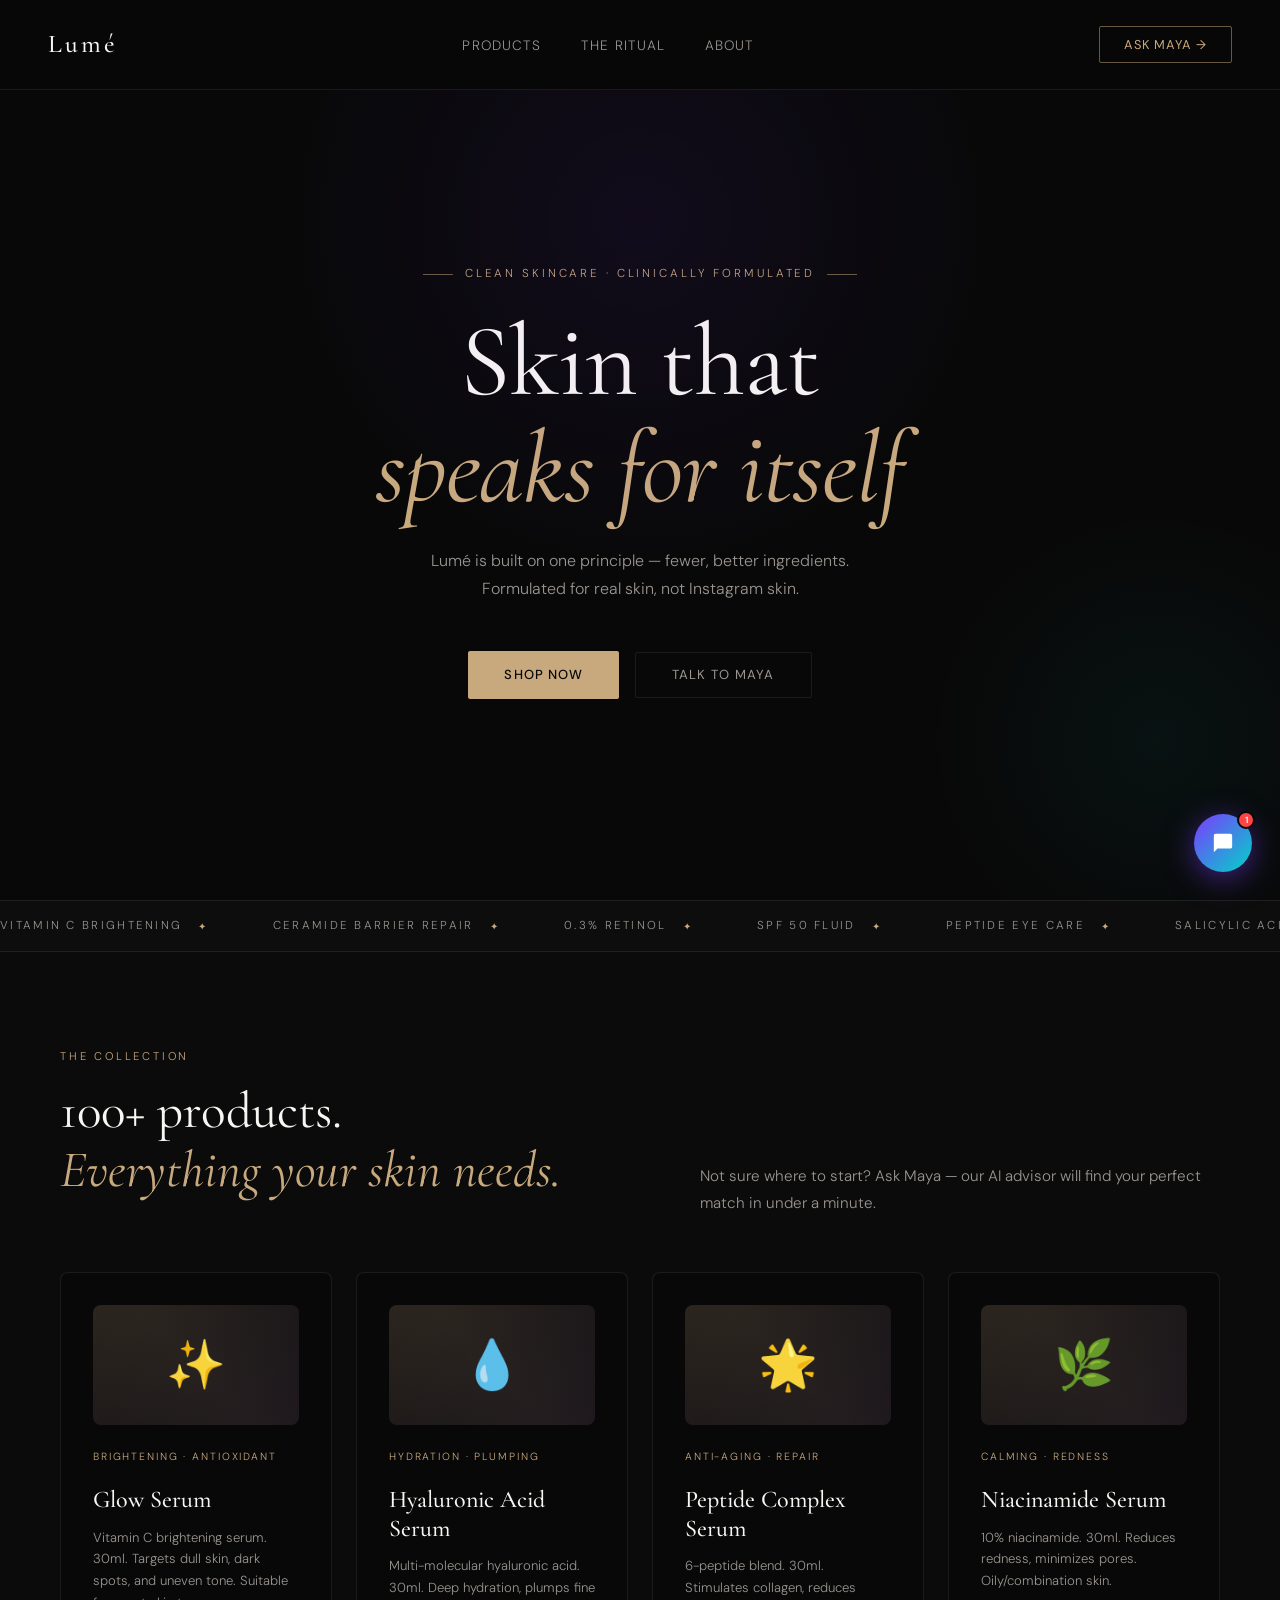
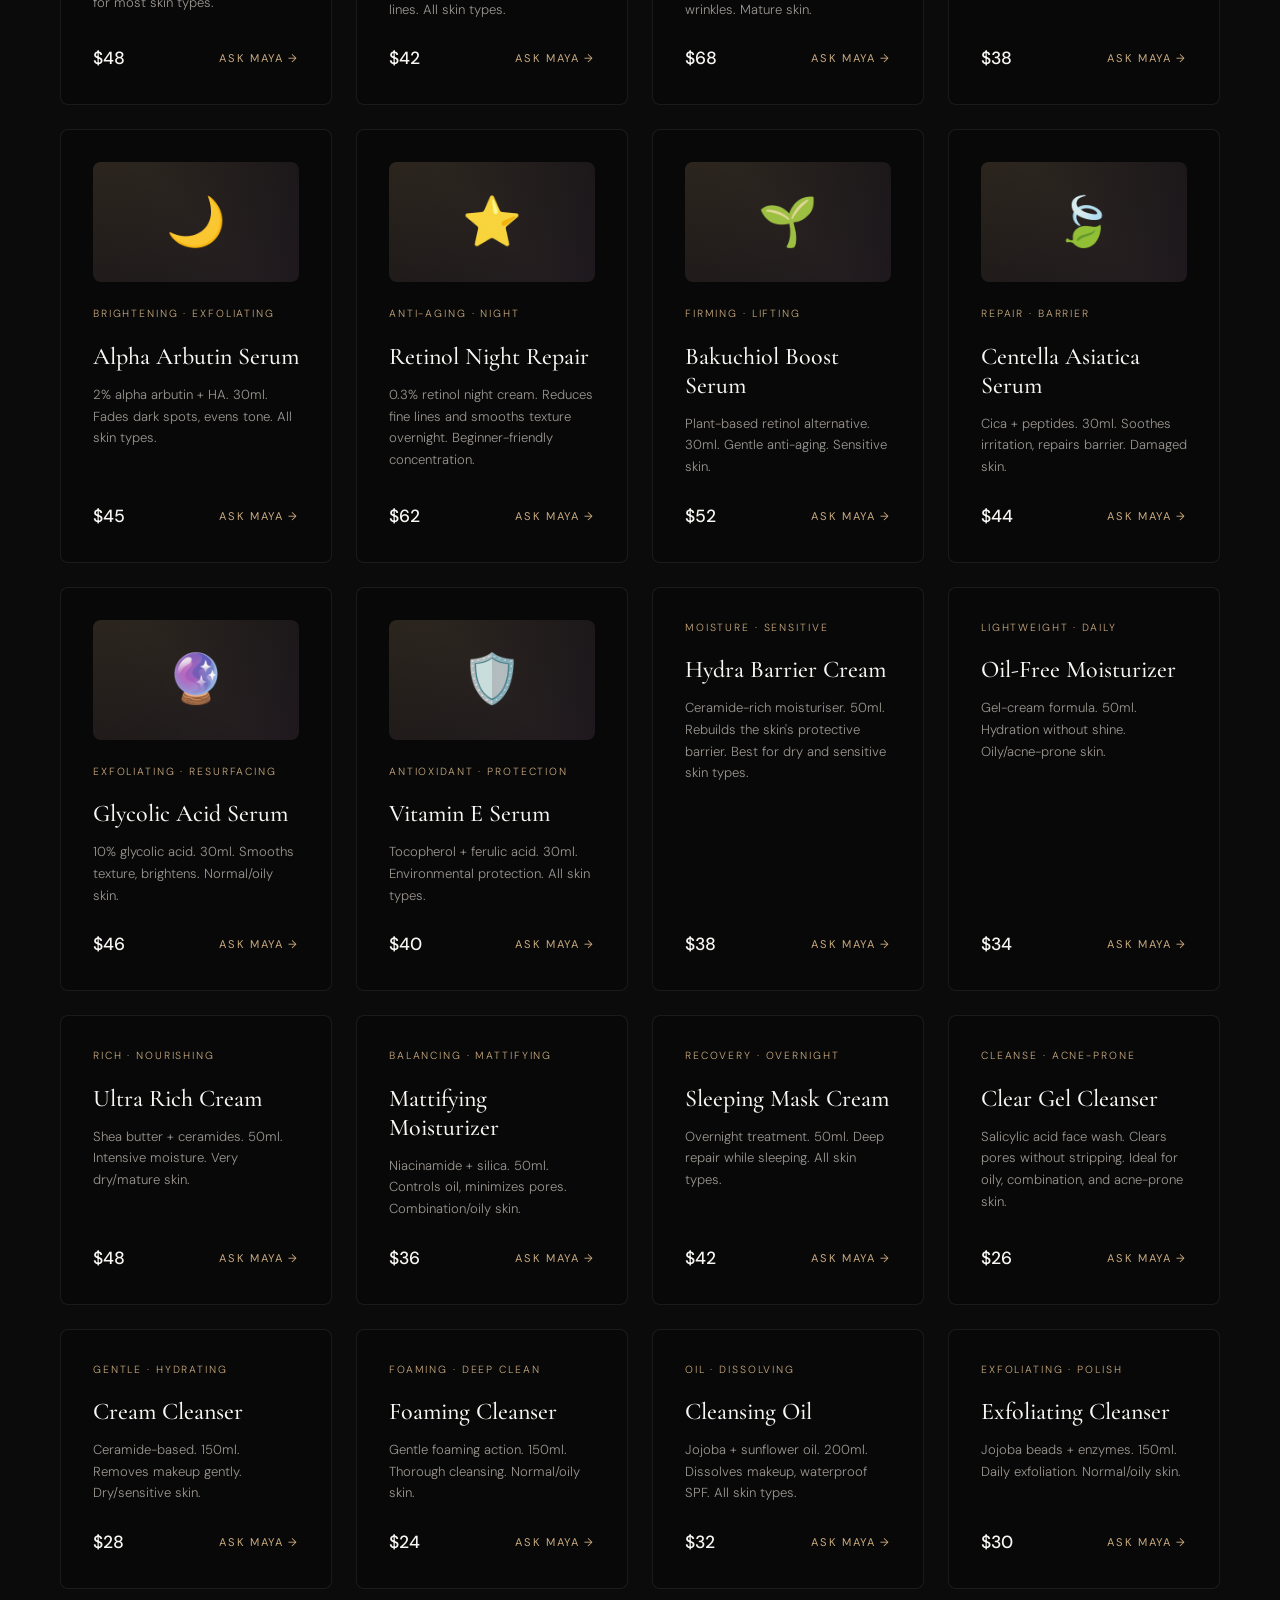
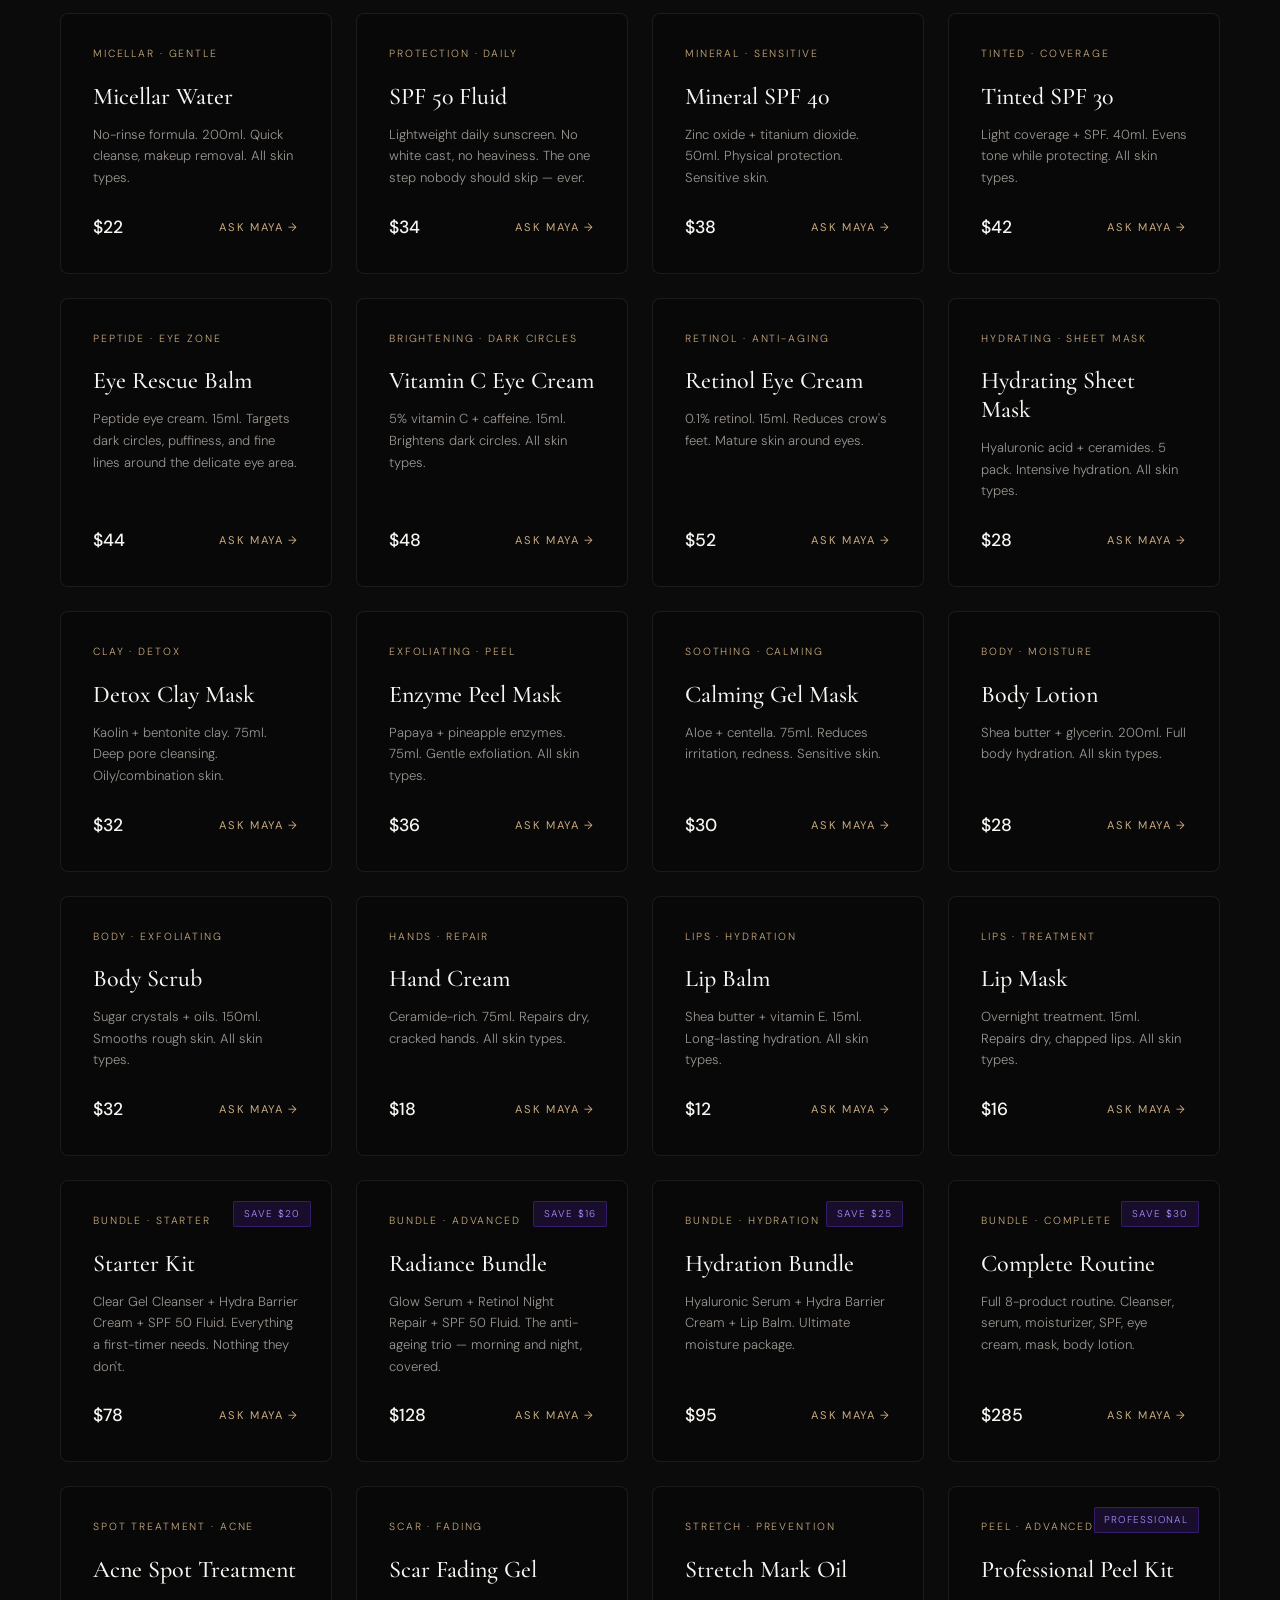
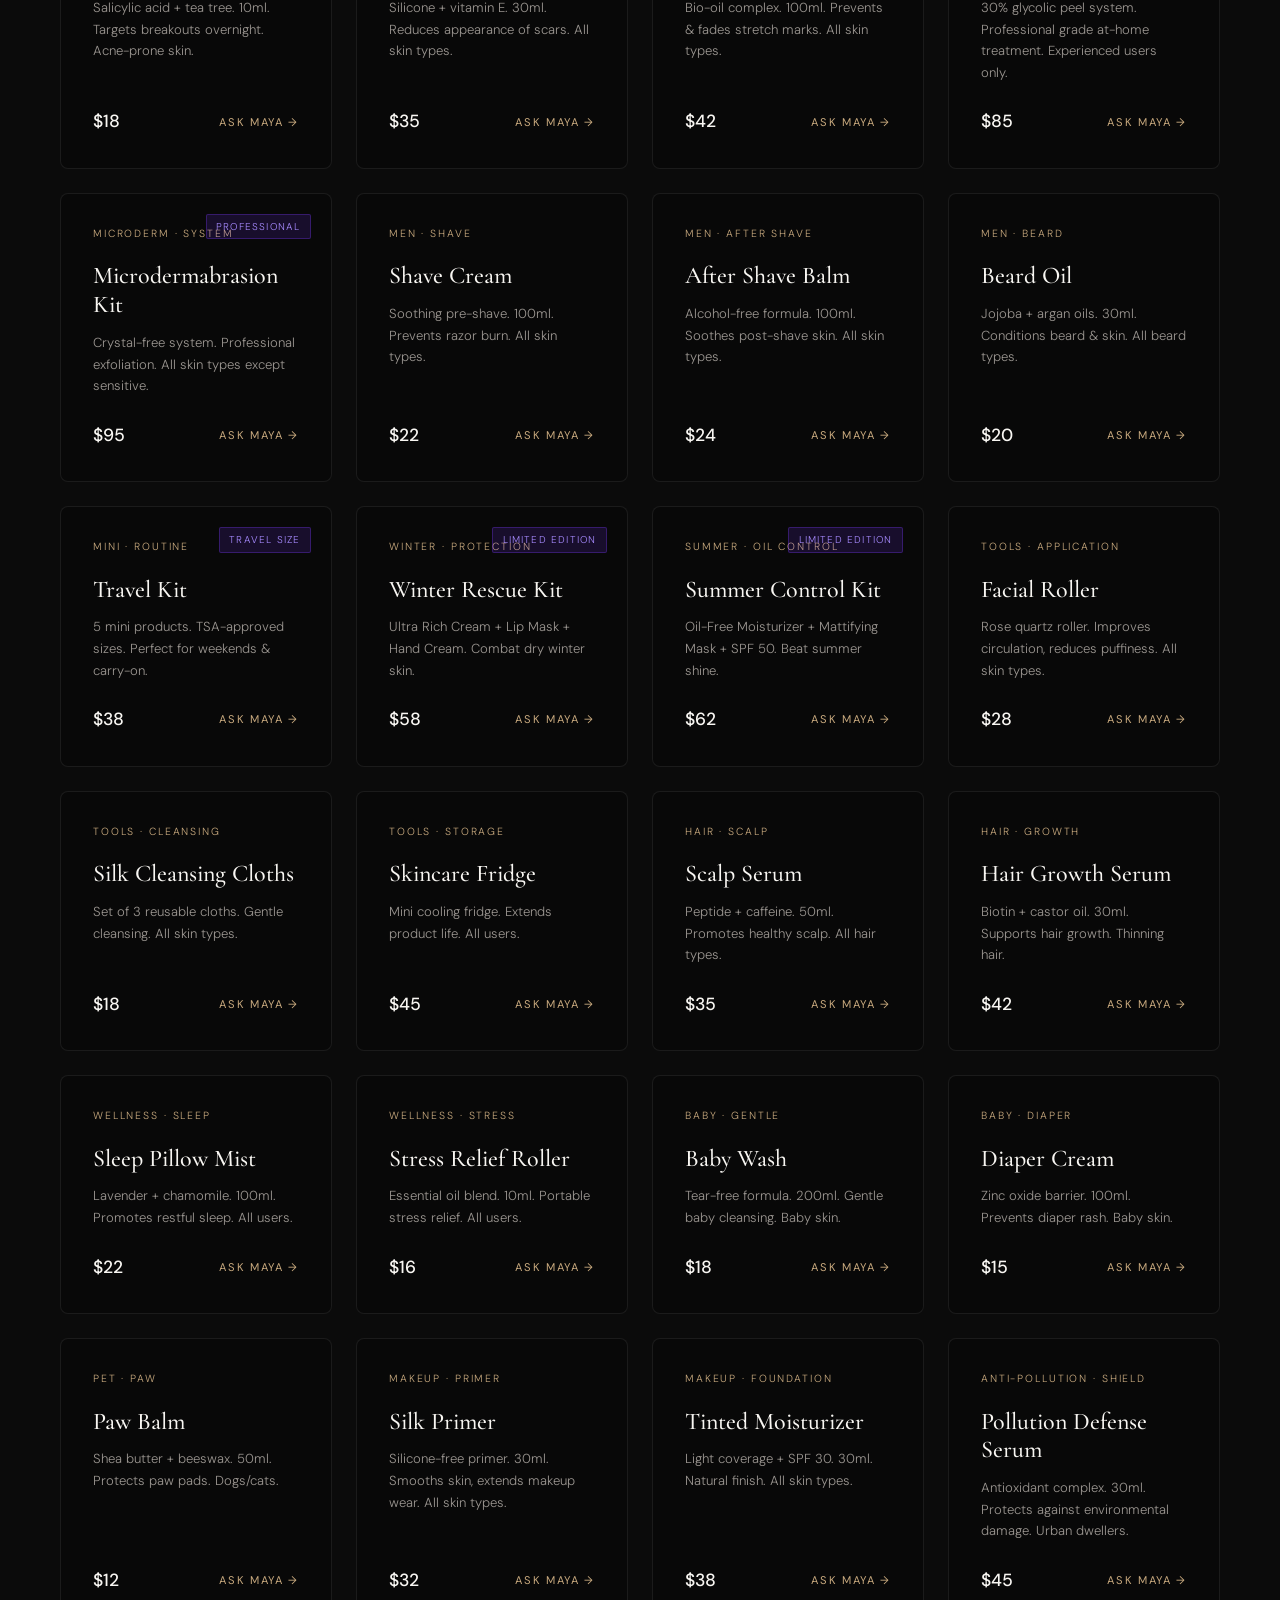
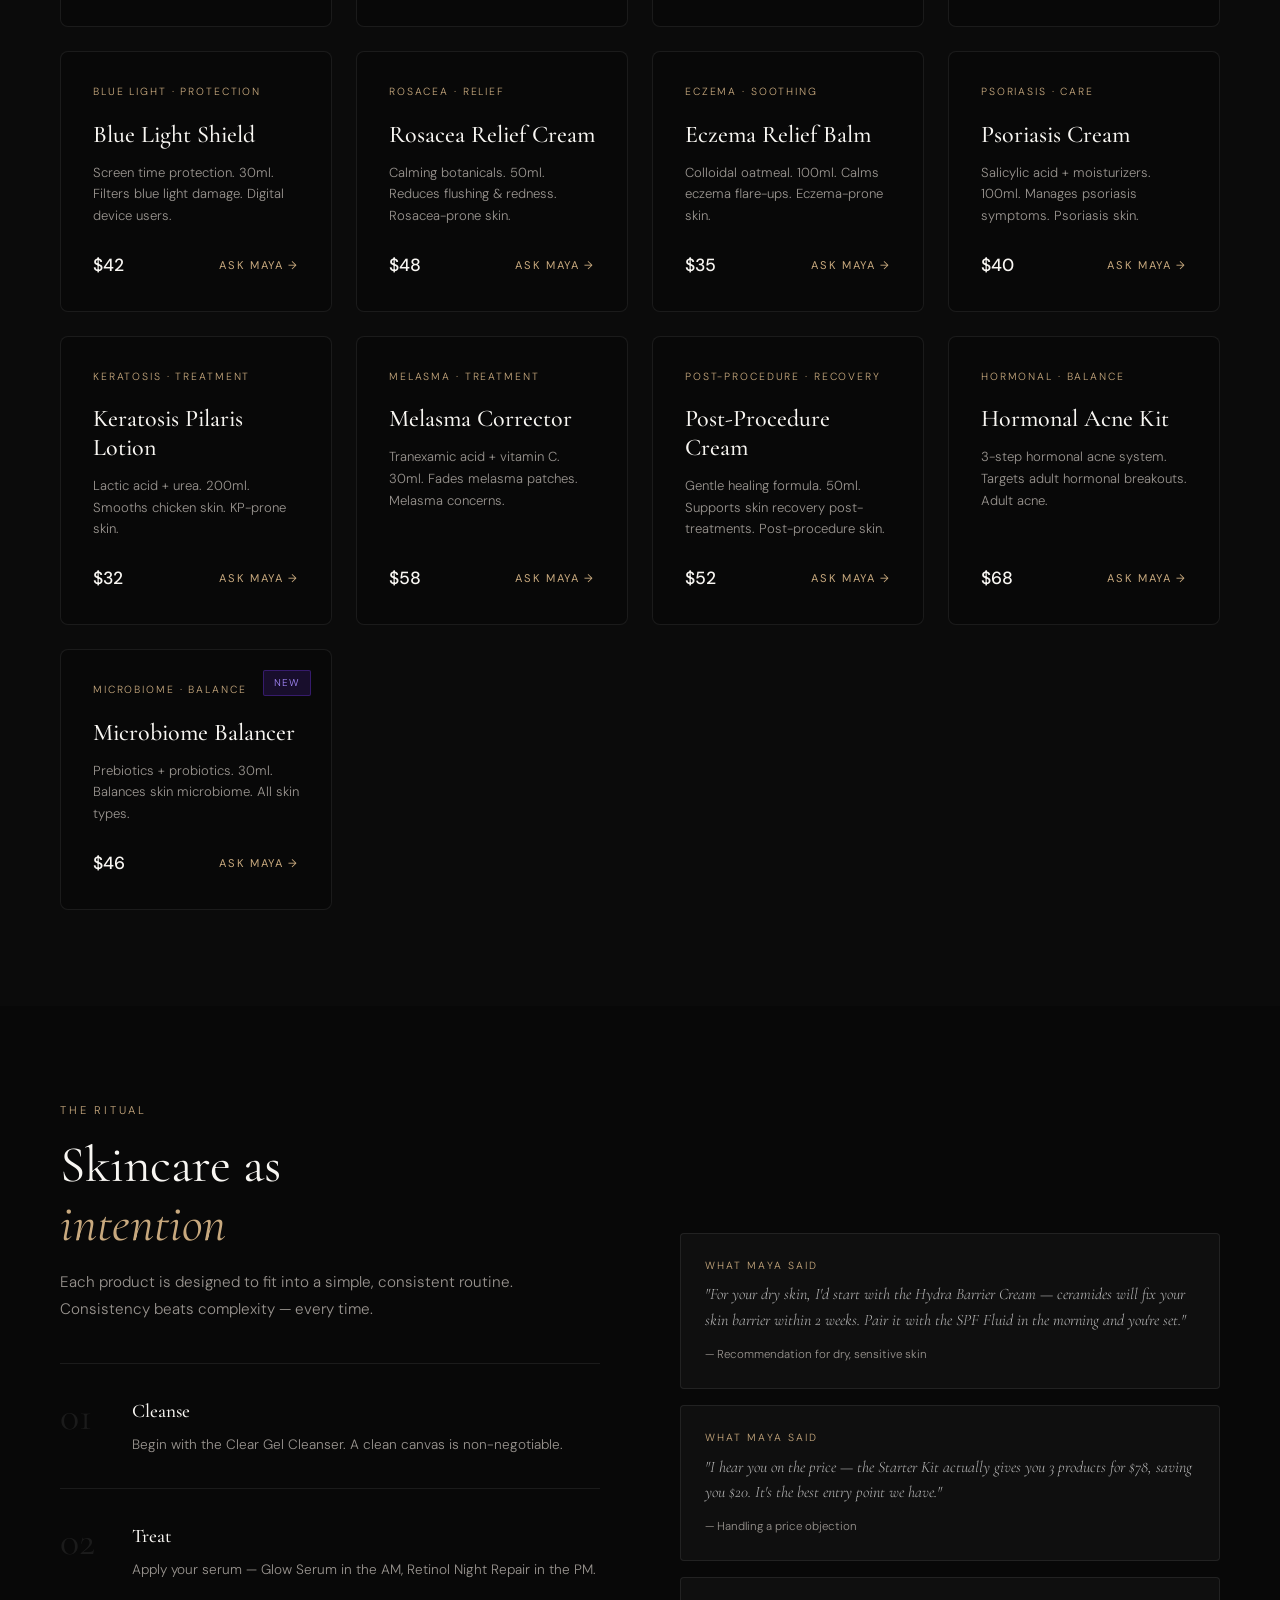
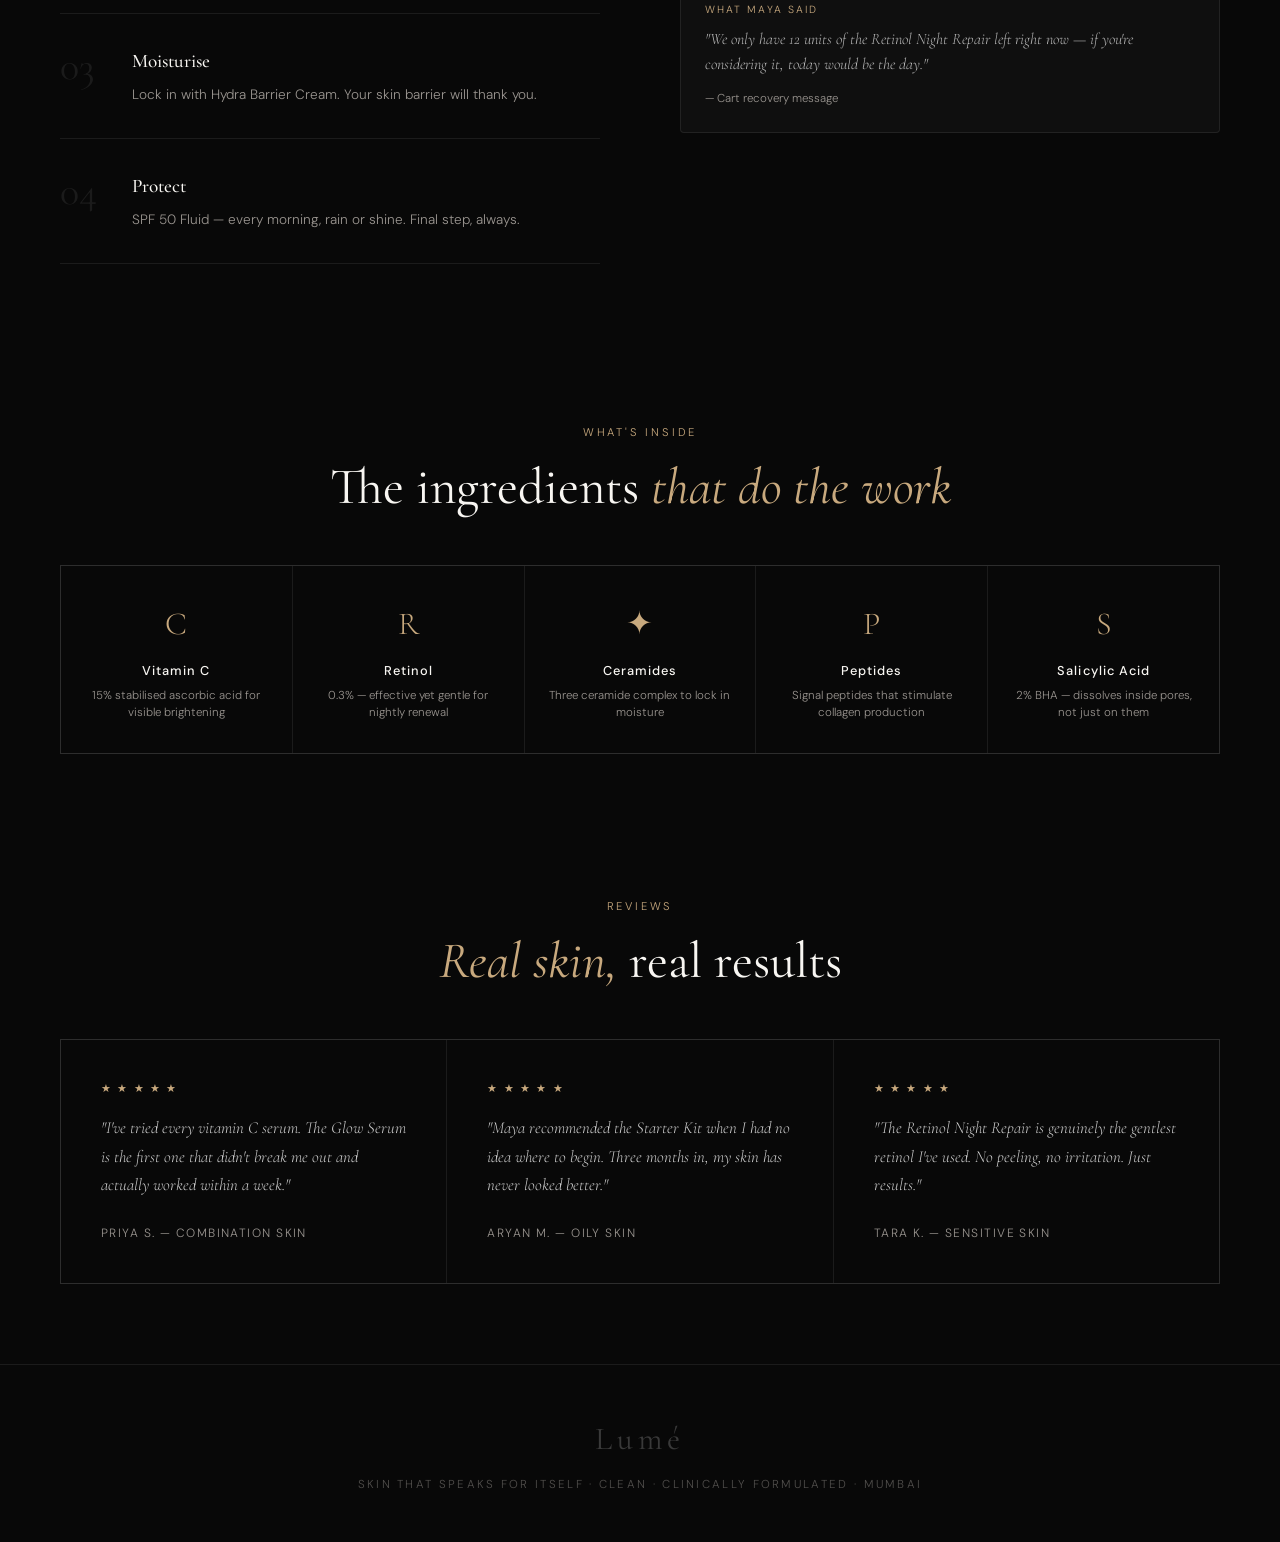
<file: demo.html>
<!DOCTYPE html>
<html lang="en">
<head>
<meta charset="UTF-8">
<meta name="viewport" content="width=device-width, initial-scale=1.0">
<title>Lumé — Skin That Speaks</title>
<link rel="preconnect" href="https://fonts.googleapis.com">
<link rel="preconnect" href="https://fonts.gstatic.com" crossorigin>
<link href="https://fonts.googleapis.com/css2?family=Cormorant+Garamond:ital,wght@0,400;0,500;0,600;1,400;1,500&family=DM+Sans:wght@300;400;500&display=swap" rel="stylesheet">
<style>
  *, *::before, *::after { box-sizing: border-box; margin: 0; padding: 0; }

  :root {
    --black: #080808;
    --white: #f8f6f2;
    --cream: #f0ece3;
    --gray: #9a9590;
    --border: rgba(255,255,255,0.08);
    --accent: #c8a97e;
    --accent-dim: rgba(200,169,126,0.15);
    --violet: #7c3aff;
    --cyan: #00d4c8;
    --serif: 'Cormorant Garamond', serif;
    --sans: 'DM Sans', sans-serif;
  }

  html { scroll-behavior: smooth; }

  body {
    background: var(--black);
    color: var(--white);
    font-family: var(--sans);
    font-weight: 300;
    line-height: 1.6;
    overflow-x: hidden;
  }

  /* ── NAV ── */
  nav {
    position: fixed;
    top: 0; left: 0; right: 0;
    z-index: 100;
    display: flex;
    align-items: center;
    justify-content: space-between;
    padding: 1.5rem 3rem;
    background: rgba(8,8,8,0.85);
    backdrop-filter: blur(16px);
    border-bottom: 1px solid var(--border);
  }

  .nav-logo {
    font-family: var(--serif);
    font-size: 1.6rem;
    font-weight: 500;
    letter-spacing: 0.12em;
    color: var(--white);
    text-decoration: none;
  }

  .nav-links {
    display: flex;
    gap: 2.5rem;
    list-style: none;
  }

  .nav-links a {
    color: var(--gray);
    text-decoration: none;
    font-size: 0.85rem;
    letter-spacing: 0.08em;
    text-transform: uppercase;
    transition: color 0.2s;
  }

  .nav-links a:hover { color: var(--white); }

  .nav-cta {
    background: transparent;
    border: 1px solid rgba(200,169,126,0.5);
    color: var(--accent);
    padding: 0.55rem 1.5rem;
    font-family: var(--sans);
    font-size: 0.8rem;
    letter-spacing: 0.08em;
    text-transform: uppercase;
    cursor: pointer;
    transition: all 0.3s;
    border-radius: 2px;
  }

  .nav-cta:hover {
    background: var(--accent-dim);
    border-color: var(--accent);
  }

  /* Mobile Menu Toggle */
  .mobile-menu-toggle {
    display: none;
    flex-direction: column;
    background: none;
    border: none;
    cursor: pointer;
    padding: 0.5rem;
    gap: 4px;
  }

  .mobile-menu-toggle span {
    width: 20px;
    height: 2px;
    background: var(--white);
    transition: all 0.3s;
  }

  .mobile-menu-toggle.active span:nth-child(1) {
    transform: rotate(45deg) translate(5px, 5px);
  }

  .mobile-menu-toggle.active span:nth-child(2) {
    opacity: 0;
  }

  .mobile-menu-toggle.active span:nth-child(3) {
    transform: rotate(-45deg) translate(7px, -6px);
  }

  /* ── HERO ── */
  .hero {
    min-height: 100vh;
    display: flex;
    flex-direction: column;
    align-items: center;
    justify-content: center;
    text-align: center;
    padding: 8rem 2rem 4rem;
    position: relative;
    overflow: hidden;
  }

  .hero::before {
    content: '';
    position: absolute;
    top: -20%;
    left: 50%;
    transform: translateX(-50%);
    width: 800px;
    height: 800px;
    background: radial-gradient(ellipse, rgba(124,58,255,0.08) 0%, transparent 65%);
    pointer-events: none;
  }

  .hero::after {
    content: '';
    position: absolute;
    bottom: -10%;
    right: -10%;
    width: 500px;
    height: 500px;
    background: radial-gradient(ellipse, rgba(0,212,200,0.05) 0%, transparent 65%);
    pointer-events: none;
  }

  .hero-label {
    font-size: 0.72rem;
    letter-spacing: 0.25em;
    text-transform: uppercase;
    color: var(--accent);
    margin-bottom: 1.5rem;
    display: flex;
    align-items: center;
    gap: 0.75rem;
  }

  .hero-label::before, .hero-label::after {
    content: '';
    width: 30px;
    height: 1px;
    background: var(--accent);
    opacity: 0.5;
  }

  .hero-title {
    font-family: var(--serif);
    font-size: clamp(3.5rem, 8vw, 7rem);
    font-weight: 400;
    line-height: 1.05;
    letter-spacing: -0.01em;
    margin-bottom: 1.5rem;
    color: var(--white);
  }

  .hero-title em {
    font-style: italic;
    color: var(--accent);
  }

  .hero-sub {
    font-size: 1rem;
    color: var(--gray);
    max-width: 480px;
    line-height: 1.75;
    margin-bottom: 3rem;
  }

  .hero-buttons {
    display: flex;
    gap: 1rem;
    align-items: center;
  }

  .btn-primary {
    background: var(--accent);
    color: var(--black);
    padding: 0.85rem 2.25rem;
    font-family: var(--sans);
    font-size: 0.82rem;
    font-weight: 500;
    letter-spacing: 0.08em;
    text-transform: uppercase;
    border: none;
    cursor: pointer;
    border-radius: 2px;
    transition: all 0.3s;
    text-decoration: none;
    display: inline-block;
  }

  .btn-primary:hover { background: #d4b990; }

  .btn-ghost {
    background: transparent;
    color: var(--gray);
    padding: 0.85rem 2.25rem;
    font-family: var(--sans);
    font-size: 0.82rem;
    letter-spacing: 0.08em;
    text-transform: uppercase;
    border: 1px solid var(--border);
    cursor: pointer;
    border-radius: 2px;
    transition: all 0.3s;
    text-decoration: none;
    display: inline-block;
  }

  .btn-ghost:hover { color: var(--white); border-color: rgba(255,255,255,0.2); }

  /* ── SECTION SHARED ── */
  section { padding: 6rem 2rem; }

  .container { max-width: 1160px; margin: 0 auto; }

  .section-label {
    font-size: 0.7rem;
    letter-spacing: 0.25em;
    text-transform: uppercase;
    color: var(--accent);
    margin-bottom: 1rem;
    display: block;
  }

  .section-title {
    font-family: var(--serif);
    font-size: clamp(2rem, 4vw, 3.25rem);
    font-weight: 400;
    line-height: 1.15;
    margin-bottom: 1rem;
    color: var(--white);
  }

  .section-title em { font-style: italic; color: var(--accent); }

  .section-sub {
    color: var(--gray);
    font-size: 0.95rem;
    max-width: 520px;
    line-height: 1.75;
  }

  /* ── MARQUEE ── */
  .marquee-wrap {
    border-top: 1px solid var(--border);
    border-bottom: 1px solid var(--border);
    padding: 1rem 0;
    overflow: hidden;
    background: rgba(255,255,255,0.02);
  }

  .marquee {
    display: flex;
    gap: 4rem;
    animation: marquee 20s linear infinite;
    white-space: nowrap;
  }

  .marquee span {
    font-size: 0.72rem;
    letter-spacing: 0.2em;
    text-transform: uppercase;
    color: var(--gray);
    flex-shrink: 0;
    display: flex;
    align-items: center;
    gap: 1rem;
  }

  .marquee span::after {
    content: '✦';
    color: var(--accent);
    font-size: 0.6rem;
  }

  @keyframes marquee {
    from { transform: translateX(0); }
    to { transform: translateX(-50%); }
  }

  /* ── PRODUCTS ── */
  #products { background: rgba(255,255,255,0.01); }

  .products-header {
    display: flex;
    justify-content: space-between;
    align-items: flex-end;
    margin-bottom: 3.5rem;
    gap: 2rem;
    flex-wrap: wrap;
  }

  .product-grid {
    display: grid;
    grid-template-columns: repeat(auto-fit, minmax(260px, 1fr));
    gap: 1.5rem;
  }

  .product-card {
    background: var(--black);
    border: 1px solid var(--border);
    padding: 2rem;
    cursor: pointer;
    transition: all 0.3s;
    position: relative;
    overflow: hidden;
    display: flex;
    flex-direction: column;
    border-radius: 8px;
  }

  .product-card:hover { 
    background: rgba(255,255,255,0.03);
    transform: translateY(-2px);
    box-shadow: 0 8px 25px rgba(0,0,0,0.3);
    border-color: rgba(200,169,126,0.3);
  }

  .product-card-image {
    width: 100%;
    height: 120px;
    background: linear-gradient(135deg, rgba(200,169,126,0.1), rgba(124,58,255,0.05));
    border-radius: 8px;
    margin-bottom: 1.5rem;
    display: flex;
    align-items: center;
    justify-content: center;
    font-size: 3rem;
    color: var(--accent);
    position: relative;
    overflow: hidden;
  }

  .product-card-image::before {
    content: '';
    position: absolute;
    top: -50%;
    left: -50%;
    width: 200%;
    height: 200%;
    background: linear-gradient(45deg, transparent, rgba(200,169,126,0.1), transparent);
    animation: shimmer 3s infinite;
  }

  @keyframes shimmer {
    0% { transform: translateX(-100%) translateY(-100%) rotate(45deg); }
    100% { transform: translateX(100%) translateY(100%) rotate(45deg); }
  }

  .product-card::after {
    content: '';
    position: absolute;
    bottom: 0; left: 0; right: 0;
    height: 1px;
    background: linear-gradient(90deg, transparent, rgba(200,169,126,0.3), transparent);
    opacity: 0;
    transition: opacity 0.3s;
  }

  .product-card:hover::after { opacity: 1; }

  .product-tag {
    font-size: 0.65rem;
    letter-spacing: 0.18em;
    text-transform: uppercase;
    color: var(--accent);
    margin-bottom: 1.25rem;
    display: block;
  }

  .product-name {
    font-family: var(--serif);
    font-size: 1.5rem;
    font-weight: 500;
    line-height: 1.2;
    margin-bottom: 0.75rem;
  }

  .product-desc {
    font-size: 0.82rem;
    color: var(--gray);
    line-height: 1.65;
    margin-bottom: 1.5rem;
  }

  .product-footer {
    display: flex;
    justify-content: space-between;
    align-items: center;
    margin-top: auto;
  }

  .product-price {
    font-size: 1.1rem;
    font-weight: 500;
    color: var(--white);
  }

  .product-cta {
    font-size: 0.7rem;
    letter-spacing: 0.15em;
    text-transform: uppercase;
    color: var(--accent);
    display: flex;
    align-items: center;
    gap: 0.4rem;
    transition: gap 0.2s;
    background: none;
    border: none;
    cursor: pointer;
    font-family: var(--sans);
  }

  .product-cta:hover { gap: 0.7rem; }

  .product-badge {
    position: absolute;
    top: 1.25rem;
    right: 1.25rem;
    background: rgba(124,58,255,0.15);
    border: 1px solid rgba(124,58,255,0.3);
    color: #a78bff;
    font-size: 0.62rem;
    letter-spacing: 0.12em;
    text-transform: uppercase;
    padding: 0.25rem 0.6rem;
    border-radius: 2px;
  }

  /* ── RITUAL / HOW IT WORKS ── */
  .ritual-grid {
    display: grid;
    grid-template-columns: 1fr 1fr;
    gap: 5rem;
    align-items: center;
  }

  .ritual-steps { display: flex; flex-direction: column; gap: 0; }

  .ritual-step {
    display: flex;
    gap: 1.5rem;
    padding: 2rem 0;
    border-bottom: 1px solid var(--border);
    position: relative;
  }

  .ritual-step:first-child { border-top: 1px solid var(--border); }

  .step-num {
    font-family: var(--serif);
    font-size: 2.5rem;
    font-weight: 400;
    color: rgba(255,255,255,0.08);
    line-height: 1;
    flex-shrink: 0;
    width: 3rem;
  }

  .step-body {
    flex: 1;
  }

  .step-title {
    font-family: var(--serif);
    font-size: 1.2rem;
    font-weight: 500;
    margin-bottom: 0.4rem;
    color: var(--white);
  }

  .step-desc { font-size: 0.85rem; color: var(--gray); line-height: 1.7; }

  .ritual-visual {
    display: flex;
    flex-direction: column;
    gap: 1rem;
  }

  .ritual-card {
    background: rgba(255,255,255,0.03);
    border: 1px solid var(--border);
    padding: 1.5rem;
    border-radius: 4px;
  }

  .ritual-card-label {
    font-size: 0.65rem;
    letter-spacing: 0.2em;
    text-transform: uppercase;
    color: var(--accent);
    margin-bottom: 0.5rem;
  }

  .ritual-card-text {
    font-size: 0.88rem;
    color: rgba(255,255,255,0.7);
    line-height: 1.6;
    font-style: italic;
    font-family: var(--serif);
    font-size: 1rem;
  }

  .ritual-card-meta {
    font-size: 0.72rem;
    color: var(--gray);
    margin-top: 0.75rem;
  }

  /* ── INGREDIENTS STRIP ── */
  .ingredients {
    display: flex;
    gap: 1px;
    background: var(--border);
    border: 1px solid var(--border);
    overflow: hidden;
  }

  .ingredient-item {
    flex: 1;
    padding: 2rem 1.5rem;
    background: var(--black);
    text-align: center;
    min-width: 140px;
  }

  .ingredient-icon {
    font-family: var(--serif);
    font-size: 2rem;
    color: var(--accent);
    margin-bottom: 0.75rem;
    display: block;
  }

  .ingredient-name {
    font-size: 0.8rem;
    font-weight: 500;
    letter-spacing: 0.08em;
    margin-bottom: 0.3rem;
  }

  .ingredient-desc {
    font-size: 0.72rem;
    color: var(--gray);
    line-height: 1.5;
  }

  /* ── TESTIMONIALS ── */
  .testimonial-grid {
    display: grid;
    grid-template-columns: repeat(auto-fit, minmax(300px, 1fr));
    gap: 1px;
    background: var(--border);
    border: 1px solid var(--border);
  }

  .testimonial {
    background: var(--black);
    padding: 2.5rem;
  }

  .testimonial-stars {
    color: var(--accent);
    font-size: 0.7rem;
    letter-spacing: 0.15em;
    margin-bottom: 1rem;
  }

  .testimonial-quote {
    font-family: var(--serif);
    font-size: 1.05rem;
    line-height: 1.7;
    color: rgba(255,255,255,0.8);
    margin-bottom: 1.5rem;
    font-style: italic;
  }

  .testimonial-author {
    font-size: 0.75rem;
    letter-spacing: 0.12em;
    text-transform: uppercase;
    color: var(--gray);
  }

  /* ── FOOTER ── */
  footer {
    border-top: 1px solid var(--border);
    padding: 3rem 2rem;
    text-align: center;
  }

  .footer-logo {
    font-family: var(--serif);
    font-size: 2rem;
    font-weight: 400;
    letter-spacing: 0.15em;
    color: rgba(255,255,255,0.2);
    margin-bottom: 0.75rem;
  }

  .footer-tagline {
    font-size: 0.72rem;
    letter-spacing: 0.2em;
    text-transform: uppercase;
    color: var(--gray);
    opacity: 0.5;
  }

  /* ── CHAT WIDGET ── */
  #lume-btn {
    position: fixed;
    bottom: 28px;
    right: 28px;
    width: 58px;
    height: 58px;
    border-radius: 50%;
    border: none;
    cursor: pointer;
    z-index: 9000;
    background: linear-gradient(135deg, #7c3aff, #00d4c8);
    display: flex;
    align-items: center;
    justify-content: center;
    box-shadow: 0 6px 30px rgba(124,58,255,0.5);
    transition: transform 0.3s cubic-bezier(0.34,1.56,0.64,1), box-shadow 0.3s;
  }

  #lume-btn:hover {
    transform: scale(1.1);
    box-shadow: 0 10px 40px rgba(124,58,255,0.65);
  }

  #lume-btn svg { transition: all 0.25s ease; }
  #lume-btn .ico-close { display: none; }

  #lume-btn.open .ico-chat { display: none; }
  #lume-btn.open .ico-close { display: block; }

  #lume-badge {
    position: absolute;
    top: -3px;
    right: -3px;
    width: 18px;
    height: 18px;
    border-radius: 50%;
    background: #ff4444;
    border: 2px solid var(--black);
    display: flex;
    align-items: center;
    justify-content: center;
    font-size: 9px;
    font-weight: 600;
    color: white;
    font-family: var(--sans);
  }

  #lume-window {
    position: fixed;
    bottom: 100px;
    right: 28px;
    width: 370px;
    height: 540px;
    background: #0e0e14;
    border: 1px solid rgba(255,255,255,0.1);
    border-radius: 16px;
    display: flex;
    flex-direction: column;
    z-index: 8999;
    overflow: hidden;
    box-shadow: 0 24px 80px rgba(0,0,0,0.7), 0 0 0 1px rgba(124,58,255,0.15);
    transform: translateY(20px) scale(0.95);
    opacity: 0;
    pointer-events: none;
    transition: all 0.3s cubic-bezier(0.34,1.2,0.64,1);
  }

  #lume-window.open {
    transform: translateY(0) scale(1);
    opacity: 1;
    pointer-events: all;
  }

  .lume-header {
    padding: 1rem 1.25rem;
    background: linear-gradient(135deg, rgba(124,58,255,0.15), rgba(0,212,200,0.08));
    border-bottom: 1px solid rgba(255,255,255,0.07);
    display: flex;
    align-items: center;
    gap: 0.75rem;
    flex-shrink: 0;
  }

  .lume-avatar {
    width: 36px;
    height: 36px;
    border-radius: 50%;
    background: linear-gradient(135deg, #7c3aff, #00d4c8);
    display: flex;
    align-items: center;
    justify-content: center;
    font-family: var(--serif);
    font-size: 1rem;
    color: white;
    flex-shrink: 0;
  }

  .lume-header-info {
    flex: 1;
  }

  .lume-name {
    font-size: 0.88rem;
    font-weight: 500;
    color: #f0f0f5;
    font-family: var(--sans);
    line-height: 1.2;
  }

  .lume-status {
    font-size: 0.7rem;
    color: rgba(255,255,255,0.4);
    display: flex;
    align-items: center;
    gap: 0.35rem;
  }

  .lume-status::before {
    content: '';
    width: 6px;
    height: 6px;
    border-radius: 50%;
    background: #00d4c8;
    display: inline-block;
  }

  .lume-messages {
    flex: 1;
    overflow-y: auto;
    padding: 1.25rem;
    display: flex;
    flex-direction: column;
    gap: 0.85rem;
    scroll-behavior: smooth;
  }

  .lume-messages::-webkit-scrollbar { width: 3px; }
  .lume-messages::-webkit-scrollbar-track { background: transparent; }
  .lume-messages::-webkit-scrollbar-thumb { background: rgba(255,255,255,0.1); border-radius: 2px; }

  .msg {
    max-width: 85%;
    padding: 0.7rem 1rem;
    border-radius: 12px;
    font-size: 0.84rem;
    line-height: 1.55;
    font-family: var(--sans);
    animation: msgIn 0.25s ease forwards;
  }

  @keyframes msgIn {
    from { opacity: 0; transform: translateY(6px); }
    to { opacity: 1; transform: translateY(0); }
  }

  .msg-bot {
    background: rgba(255,255,255,0.05);
    color: rgba(255,255,255,0.88);
    border-bottom-left-radius: 4px;
    align-self: flex-start;
    border: 1px solid rgba(255,255,255,0.06);
  }

  .msg-user {
    background: linear-gradient(135deg, rgba(124,58,255,0.35), rgba(0,212,200,0.2));
    color: rgba(255,255,255,0.92);
    border-bottom-right-radius: 4px;
    align-self: flex-end;
    border: 1px solid rgba(124,58,255,0.25);
  }

  .msg-typing {
    display: flex;
    gap: 4px;
    align-items: center;
    padding: 0.9rem 1rem;
  }

  .msg-typing span {
    width: 6px;
    height: 6px;
    border-radius: 50%;
    background: rgba(255,255,255,0.3);
    animation: dot 1.2s infinite;
  }

  .msg-typing span:nth-child(2) { animation-delay: 0.2s; }
  .msg-typing span:nth-child(3) { animation-delay: 0.4s; }

  @keyframes dot {
    0%, 60%, 100% { transform: translateY(0); opacity: 0.3; }
    30% { transform: translateY(-5px); opacity: 1; }
  }

  .lume-input-area {
    padding: 0.9rem 1rem;
    border-top: 1px solid rgba(255,255,255,0.07);
    display: flex;
    gap: 0.6rem;
    align-items: center;
    background: rgba(0,0,0,0.3);
    flex-shrink: 0;
  }

  #lume-input {
    flex: 1;
    background: rgba(255,255,255,0.05);
    border: 1px solid rgba(255,255,255,0.08);
    border-radius: 8px;
    padding: 0.6rem 0.9rem;
    color: rgba(255,255,255,0.9);
    font-family: var(--sans);
    font-size: 0.83rem;
    outline: none;
    transition: border-color 0.2s;
    resize: none;
    min-height: 38px;
    max-height: 80px;
  }

  #lume-input::placeholder { color: rgba(255,255,255,0.2); }
  #lume-input:focus { border-color: rgba(124,58,255,0.5); }

  #lume-send {
    width: 36px;
    height: 36px;
    border-radius: 8px;
    background: linear-gradient(135deg, #7c3aff, #00d4c8);
    border: none;
    cursor: pointer;
    display: flex;
    align-items: center;
    justify-content: center;
    flex-shrink: 0;
    transition: opacity 0.2s, transform 0.15s;
  }

  #lume-send:hover { opacity: 0.85; transform: scale(1.05); }
  #lume-send:disabled { opacity: 0.35; cursor: not-allowed; transform: none; }



  /* ── RESPONSIVE ── */
  @media (max-width: 768px) {
    /* Navigation */
    nav { 
      padding: 1rem 1.5rem;
      flex-wrap: wrap;
    }
    
    .mobile-menu-toggle {
      display: flex;
    }
    
    .nav-logo {
      font-size: 1.4rem;
    }
    
    .nav-links { 
      display: none;
      position: absolute;
      top: 100%;
      left: 0;
      right: 0;
      background: rgba(8,8,8,0.95);
      backdrop-filter: blur(16px);
      flex-direction: column;
      padding: 1rem 1.5rem;
      border-bottom: 1px solid var(--border);
      gap: 1rem;
    }
    
    .nav-links.active {
      display: flex;
    }
    
    .nav-cta {
      font-size: 0.75rem;
      padding: 0.5rem 1rem;
    }
    
    /* Hero Section */
    .hero {
      padding: 6rem 1rem 3rem;
      min-height: 90vh;
    }
    
    .hero-title {
      font-size: clamp(2.5rem, 10vw, 4rem);
      line-height: 1.1;
    }
    
    .hero-sub {
      font-size: 0.9rem;
      max-width: 100%;
    }
    
    .hero-buttons {
      flex-direction: column;
      gap: 1rem;
      width: 100%;
      max-width: 280px;
    }
    
    .btn-primary, .btn-ghost {
      width: 100%;
      text-align: center;
    }
    
    /* Sections */
    section { 
      padding: 4rem 1rem; 
    }
    
    .container {
      padding: 0;
    }
    
    /* Product Grid */
    .product-grid {
      grid-template-columns: 1fr;
      gap: 1rem;
    }
    
    .product-card {
      padding: 1.5rem;
    }
    
    .product-card-image {
      height: 100px;
    }
    
    .product-name {
      font-size: 1.3rem;
    }
    
    .product-desc {
      font-size: 0.8rem;
    }
    
    /* Ritual Grid */
    .ritual-grid { 
      grid-template-columns: 1fr; 
      gap: 2rem;
    }
    
    .ritual-step {
      padding: 1.5rem 0;
    }
    
    .step-num {
      font-size: 2rem;
      width: 2.5rem;
    }
    
    .step-title {
      font-size: 1.1rem;
    }
    
    /* Ingredients */
    .ingredients { 
      flex-wrap: wrap;
      gap: 1px;
    }
    
    .ingredient-item { 
      min-width: 50%;
      padding: 1.5rem 1rem;
    }
    
    /* Testimonials */
    .testimonial-grid {
      grid-template-columns: 1fr;
      gap: 1px;
    }
    
    .testimonial {
      padding: 2rem 1.5rem;
    }
    
    /* Chat Widget */
    #lume-window { 
      width: calc(100vw - 2rem); 
      right: 1rem; 
      bottom: 90px;
      height: 70vh;
      max-height: 500px;
    }
    
    #lume-btn {
      width: 50px;
      height: 50px;
      bottom: 20px;
      right: 20px;
    }
    
    /* Marquee */
    .marquee span {
      font-size: 0.65rem;
    }
    
    /* Products Header */
    .products-header {
      flex-direction: column;
      align-items: flex-start;
      gap: 1.5rem;
    }
  }
  
  /* Extra small screens */
  @media (max-width: 480px) {
    .hero {
      padding: 5rem 0.75rem 2rem;
    }
    
    section {
      padding: 3rem 0.75rem;
    }
    
    .product-card {
      padding: 1.25rem;
    }
    
    .ingredient-item {
      min-width: 100%;
      padding: 1.25rem 0.75rem;
    }
    
    .testimonial {
      padding: 1.5rem 1rem;
    }
    
    #lume-window {
      width: calc(100vw - 1rem);
      right: 0.5rem;
      left: 0.5rem;
      bottom: 80px;
      height: 60vh;
    }
  }
</style>
</head>
<body>

<!-- NAV -->
<nav>
  <a class="nav-logo" href="#">Lumé</a>
  <button class="mobile-menu-toggle" onclick="toggleMobileMenu()" aria-label="Toggle menu">
    <span></span>
    <span></span>
    <span></span>
  </button>
  <ul class="nav-links">
    <li><a href="#products" onclick="closeMobileMenu()">Products</a></li>
    <li><a href="#ritual" onclick="closeMobileMenu()">The Ritual</a></li>
    <li><a href="#about" onclick="closeMobileMenu()">About</a></li>
  </ul>
  <button class="nav-cta" onclick="openChat()">Ask Maya →</button>
</nav>

<!-- HERO -->
<section class="hero">
  <p class="hero-label">Clean Skincare · Clinically Formulated</p>
  <h1 class="hero-title">Skin that<br><em>speaks for itself</em></h1>
  <p class="hero-sub">Lumé is built on one principle — fewer, better ingredients. Formulated for real skin, not Instagram skin.</p>
  <div class="hero-buttons">
    <a href="#products" class="btn-primary">Shop Now</a>
    <button class="btn-ghost" onclick="openChat()">Talk to Maya</button>
  </div>
</section>

<!-- MARQUEE -->
<div class="marquee-wrap">
  <div class="marquee">
    <span>Vitamin C Brightening</span>
    <span>Ceramide Barrier Repair</span>
    <span>0.3% Retinol</span>
    <span>SPF 50 Fluid</span>
    <span>Peptide Eye Care</span>
    <span>Salicylic Acid Cleanse</span>
    <span>Clean Beauty</span>
    <span>Dermatologist Tested</span>
    <span>Vitamin C Brightening</span>
    <span>Ceramide Barrier Repair</span>
    <span>0.3% Retinol</span>
    <span>SPF 50 Fluid</span>
    <span>Peptide Eye Care</span>
    <span>Salicylic Acid Cleanse</span>
    <span>Clean Beauty</span>
    <span>Dermatologist Tested</span>
  </div>
</div>

<!-- PRODUCTS -->
<section id="products">
  <div class="container">
    <div class="products-header">
      <div>
        <span class="section-label">The Collection</span>
        <h2 class="section-title">100+ products.<br><em>Everything your skin needs.</em></h2>
      </div>
      <p class="section-sub">Not sure where to start? Ask Maya — our AI advisor will find your perfect match in under a minute.</p>
    </div>

    <div class="product-grid">
      <!-- SERUMS -->
      <div class="product-card">
        <div class="product-card-image">✨</div>
        <span class="product-tag">Brightening · Antioxidant</span>
        <h3 class="product-name">Glow Serum</h3>
        <p class="product-desc">Vitamin C brightening serum. 30ml. Targets dull skin, dark spots, and uneven tone. Suitable for most skin types.</p>
        <div class="product-footer">
          <span class="product-price">$48</span>
          <button class="product-cta" onclick="askMaya('Tell me about the Glow Serum')">Ask Maya →</button>
        </div>
      </div>

      <div class="product-card">
        <div class="product-card-image">💧</div>
        <span class="product-tag">Hydration · Plumping</span>
        <h3 class="product-name">Hyaluronic Acid Serum</h3>
        <p class="product-desc">Multi-molecular hyaluronic acid. 30ml. Deep hydration, plumps fine lines. All skin types.</p>
        <div class="product-footer">
          <span class="product-price">$42</span>
          <button class="product-cta" onclick="askMaya('Tell me about the Hyaluronic Acid Serum')">Ask Maya →</button>
        </div>
      </div>

      <div class="product-card">
        <div class="product-card-image">🌟</div>
        <span class="product-tag">Anti-Aging · Repair</span>
        <h3 class="product-name">Peptide Complex Serum</h3>
        <p class="product-desc">6-peptide blend. 30ml. Stimulates collagen, reduces wrinkles. Mature skin.</p>
        <div class="product-footer">
          <span class="product-price">$68</span>
          <button class="product-cta" onclick="askMaya('Tell me about the Peptide Complex Serum')">Ask Maya →</button>
        </div>
      </div>

      <div class="product-card">
        <div class="product-card-image">🌿</div>
        <span class="product-tag">Calming · Redness</span>
        <h3 class="product-name">Niacinamide Serum</h3>
        <p class="product-desc">10% niacinamide. 30ml. Reduces redness, minimizes pores. Oily/combination skin.</p>
        <div class="product-footer">
          <span class="product-price">$38</span>
          <button class="product-cta" onclick="askMaya('Tell me about the Niacinamide Serum')">Ask Maya →</button>
        </div>
      </div>

      <div class="product-card">
        <div class="product-card-image">🌙</div>
        <span class="product-tag">Brightening · Exfoliating</span>
        <h3 class="product-name">Alpha Arbutin Serum</h3>
        <p class="product-desc">2% alpha arbutin + HA. 30ml. Fades dark spots, evens tone. All skin types.</p>
        <div class="product-footer">
          <span class="product-price">$45</span>
          <button class="product-cta" onclick="askMaya('Tell me about the Alpha Arbutin Serum')">Ask Maya →</button>
        </div>
      </div>

      <div class="product-card">
        <div class="product-card-image">⭐</div>
        <span class="product-tag">Anti-Aging · Night</span>
        <h3 class="product-name">Retinol Night Repair</h3>
        <p class="product-desc">0.3% retinol night cream. Reduces fine lines and smooths texture overnight. Beginner-friendly concentration.</p>
        <div class="product-footer">
          <span class="product-price">$62</span>
          <button class="product-cta" onclick="askMaya('Tell me about the Retinol Night Repair')">Ask Maya →</button>
        </div>
      </div>

      <div class="product-card">
        <div class="product-card-image">🌱</div>
        <span class="product-tag">Firming · Lifting</span>
        <h3 class="product-name">Bakuchiol Boost Serum</h3>
        <p class="product-desc">Plant-based retinol alternative. 30ml. Gentle anti-aging. Sensitive skin.</p>
        <div class="product-footer">
          <span class="product-price">$52</span>
          <button class="product-cta" onclick="askMaya('Tell me about the Bakuchiol Boost Serum')">Ask Maya →</button>
        </div>
      </div>

      <div class="product-card">
        <div class="product-card-image">🍃</div>
        <span class="product-tag">Repair · Barrier</span>
        <h3 class="product-name">Centella Asiatica Serum</h3>
        <p class="product-desc">Cica + peptides. 30ml. Soothes irritation, repairs barrier. Damaged skin.</p>
        <div class="product-footer">
          <span class="product-price">$44</span>
          <button class="product-cta" onclick="askMaya('Tell me about the Centella Asiatica Serum')">Ask Maya →</button>
        </div>
      </div>

      <div class="product-card">
        <div class="product-card-image">🔮</div>
        <span class="product-tag">Exfoliating · Resurfacing</span>
        <h3 class="product-name">Glycolic Acid Serum</h3>
        <p class="product-desc">10% glycolic acid. 30ml. Smooths texture, brightens. Normal/oily skin.</p>
        <div class="product-footer">
          <span class="product-price">$46</span>
          <button class="product-cta" onclick="askMaya('Tell me about the Glycolic Acid Serum')">Ask Maya →</button>
        </div>
      </div>

      <div class="product-card">
        <div class="product-card-image">🛡️</div>
        <span class="product-tag">Antioxidant · Protection</span>
        <h3 class="product-name">Vitamin E Serum</h3>
        <p class="product-desc">Tocopherol + ferulic acid. 30ml. Environmental protection. All skin types.</p>
        <div class="product-footer">
          <span class="product-price">$40</span>
          <button class="product-cta" onclick="askMaya('Tell me about the Vitamin E Serum')">Ask Maya →</button>
        </div>
      </div>

      <!-- MOISTURIZERS -->
      <div class="product-card">
        <span class="product-tag">Moisture · Sensitive</span>
        <h3 class="product-name">Hydra Barrier Cream</h3>
        <p class="product-desc">Ceramide-rich moisturiser. 50ml. Rebuilds the skin's protective barrier. Best for dry and sensitive skin types.</p>
        <div class="product-footer">
          <span class="product-price">$38</span>
          <button class="product-cta" onclick="askMaya('Tell me about the Hydra Barrier Cream')">Ask Maya →</button>
        </div>
      </div>

      <div class="product-card">
        <span class="product-tag">Lightweight · Daily</span>
        <h3 class="product-name">Oil-Free Moisturizer</h3>
        <p class="product-desc">Gel-cream formula. 50ml. Hydration without shine. Oily/acne-prone skin.</p>
        <div class="product-footer">
          <span class="product-price">$34</span>
          <button class="product-cta" onclick="askMaya('Tell me about the Oil-Free Moisturizer')">Ask Maya →</button>
        </div>
      </div>

      <div class="product-card">
        <span class="product-tag">Rich · Nourishing</span>
        <h3 class="product-name">Ultra Rich Cream</h3>
        <p class="product-desc">Shea butter + ceramides. 50ml. Intensive moisture. Very dry/mature skin.</p>
        <div class="product-footer">
          <span class="product-price">$48</span>
          <button class="product-cta" onclick="askMaya('Tell me about the Ultra Rich Cream')">Ask Maya →</button>
        </div>
      </div>

      <div class="product-card">
        <span class="product-tag">Balancing · Mattifying</span>
        <h3 class="product-name">Mattifying Moisturizer</h3>
        <p class="product-desc">Niacinamide + silica. 50ml. Controls oil, minimizes pores. Combination/oily skin.</p>
        <div class="product-footer">
          <span class="product-price">$36</span>
          <button class="product-cta" onclick="askMaya('Tell me about the Mattifying Moisturizer')">Ask Maya →</button>
        </div>
      </div>

      <div class="product-card">
        <span class="product-tag">Recovery · Overnight</span>
        <h3 class="product-name">Sleeping Mask Cream</h3>
        <p class="product-desc">Overnight treatment. 50ml. Deep repair while sleeping. All skin types.</p>
        <div class="product-footer">
          <span class="product-price">$42</span>
          <button class="product-cta" onclick="askMaya('Tell me about the Sleeping Mask Cream')">Ask Maya →</button>
        </div>
      </div>

      <!-- CLEANSERS -->
      <div class="product-card">
        <span class="product-tag">Cleanse · Acne-Prone</span>
        <h3 class="product-name">Clear Gel Cleanser</h3>
        <p class="product-desc">Salicylic acid face wash. Clears pores without stripping. Ideal for oily, combination, and acne-prone skin.</p>
        <div class="product-footer">
          <span class="product-price">$26</span>
          <button class="product-cta" onclick="askMaya('Tell me about the Clear Gel Cleanser')">Ask Maya →</button>
        </div>
      </div>

      <div class="product-card">
        <span class="product-tag">Gentle · Hydrating</span>
        <h3 class="product-name">Cream Cleanser</h3>
        <p class="product-desc">Ceramide-based. 150ml. Removes makeup gently. Dry/sensitive skin.</p>
        <div class="product-footer">
          <span class="product-price">$28</span>
          <button class="product-cta" onclick="askMaya('Tell me about the Cream Cleanser')">Ask Maya →</button>
        </div>
      </div>

      <div class="product-card">
        <span class="product-tag">Foaming · Deep Clean</span>
        <h3 class="product-name">Foaming Cleanser</h3>
        <p class="product-desc">Gentle foaming action. 150ml. Thorough cleansing. Normal/oily skin.</p>
        <div class="product-footer">
          <span class="product-price">$24</span>
          <button class="product-cta" onclick="askMaya('Tell me about the Foaming Cleanser')">Ask Maya →</button>
        </div>
      </div>

      <div class="product-card">
        <span class="product-tag">Oil · Dissolving</span>
        <h3 class="product-name">Cleansing Oil</h3>
        <p class="product-desc">Jojoba + sunflower oil. 200ml. Dissolves makeup, waterproof SPF. All skin types.</p>
        <div class="product-footer">
          <span class="product-price">$32</span>
          <button class="product-cta" onclick="askMaya('Tell me about the Cleansing Oil')">Ask Maya →</button>
        </div>
      </div>

      <div class="product-card">
        <span class="product-tag">Exfoliating · Polish</span>
        <h3 class="product-name">Exfoliating Cleanser</h3>
        <p class="product-desc">Jojoba beads + enzymes. 150ml. Daily exfoliation. Normal/oily skin.</p>
        <div class="product-footer">
          <span class="product-price">$30</span>
          <button class="product-cta" onclick="askMaya('Tell me about the Exfoliating Cleanser')">Ask Maya →</button>
        </div>
      </div>

      <div class="product-card">
        <span class="product-tag">Micellar · Gentle</span>
        <h3 class="product-name">Micellar Water</h3>
        <p class="product-desc">No-rinse formula. 200ml. Quick cleanse, makeup removal. All skin types.</p>
        <div class="product-footer">
          <span class="product-price">$22</span>
          <button class="product-cta" onclick="askMaya('Tell me about the Micellar Water')">Ask Maya →</button>
        </div>
      </div>

      <!-- SUNSCREEN -->
      <div class="product-card">
        <span class="product-tag">Protection · Daily</span>
        <h3 class="product-name">SPF 50 Fluid</h3>
        <p class="product-desc">Lightweight daily sunscreen. No white cast, no heaviness. The one step nobody should skip — ever.</p>
        <div class="product-footer">
          <span class="product-price">$34</span>
          <button class="product-cta" onclick="askMaya('Tell me about the SPF 50 Fluid')">Ask Maya →</button>
        </div>
      </div>

      <div class="product-card">
        <span class="product-tag">Mineral · Sensitive</span>
        <h3 class="product-name">Mineral SPF 40</h3>
        <p class="product-desc">Zinc oxide + titanium dioxide. 50ml. Physical protection. Sensitive skin.</p>
        <div class="product-footer">
          <span class="product-price">$38</span>
          <button class="product-cta" onclick="askMaya('Tell me about the Mineral SPF 40')">Ask Maya →</button>
        </div>
      </div>

      <div class="product-card">
        <span class="product-tag">Tinted · Coverage</span>
        <h3 class="product-name">Tinted SPF 30</h3>
        <p class="product-desc">Light coverage + SPF. 40ml. Evens tone while protecting. All skin types.</p>
        <div class="product-footer">
          <span class="product-price">$42</span>
          <button class="product-cta" onclick="askMaya('Tell me about the Tinted SPF 30')">Ask Maya →</button>
        </div>
      </div>

      <!-- EYE CARE -->
      <div class="product-card">
        <span class="product-tag">Peptide · Eye Zone</span>
        <h3 class="product-name">Eye Rescue Balm</h3>
        <p class="product-desc">Peptide eye cream. 15ml. Targets dark circles, puffiness, and fine lines around the delicate eye area.</p>
        <div class="product-footer">
          <span class="product-price">$44</span>
          <button class="product-cta" onclick="askMaya('Tell me about the Eye Rescue Balm')">Ask Maya →</button>
        </div>
      </div>

      <div class="product-card">
        <span class="product-tag">Brightening · Dark Circles</span>
        <h3 class="product-name">Vitamin C Eye Cream</h3>
        <p class="product-desc">5% vitamin C + caffeine. 15ml. Brightens dark circles. All skin types.</p>
        <div class="product-footer">
          <span class="product-price">$48</span>
          <button class="product-cta" onclick="askMaya('Tell me about the Vitamin C Eye Cream')">Ask Maya →</button>
        </div>
      </div>

      <div class="product-card">
        <span class="product-tag">Retinol · Anti-Aging</span>
        <h3 class="product-name">Retinol Eye Cream</h3>
        <p class="product-desc">0.1% retinol. 15ml. Reduces crow's feet. Mature skin around eyes.</p>
        <div class="product-footer">
          <span class="product-price">$52</span>
          <button class="product-cta" onclick="askMaya('Tell me about the Retinol Eye Cream')">Ask Maya →</button>
        </div>
      </div>

      <!-- MASKS & TREATMENTS -->
      <div class="product-card">
        <span class="product-tag">Hydrating · Sheet Mask</span>
        <h3 class="product-name">Hydrating Sheet Mask</h3>
        <p class="product-desc">Hyaluronic acid + ceramides. 5 pack. Intensive hydration. All skin types.</p>
        <div class="product-footer">
          <span class="product-price">$28</span>
          <button class="product-cta" onclick="askMaya('Tell me about the Hydrating Sheet Mask')">Ask Maya →</button>
        </div>
      </div>

      <div class="product-card">
        <span class="product-tag">Clay · Detox</span>
        <h3 class="product-name">Detox Clay Mask</h3>
        <p class="product-desc">Kaolin + bentonite clay. 75ml. Deep pore cleansing. Oily/combination skin.</p>
        <div class="product-footer">
          <span class="product-price">$32</span>
          <button class="product-cta" onclick="askMaya('Tell me about the Detox Clay Mask')">Ask Maya →</button>
        </div>
      </div>

      <div class="product-card">
        <span class="product-tag">Exfoliating · Peel</span>
        <h3 class="product-name">Enzyme Peel Mask</h3>
        <p class="product-desc">Papaya + pineapple enzymes. 75ml. Gentle exfoliation. All skin types.</p>
        <div class="product-footer">
          <span class="product-price">$36</span>
          <button class="product-cta" onclick="askMaya('Tell me about the Enzyme Peel Mask')">Ask Maya →</button>
        </div>
      </div>

      <div class="product-card">
        <span class="product-tag">Soothing · Calming</span>
        <h3 class="product-name">Calming Gel Mask</h3>
        <p class="product-desc">Aloe + centella. 75ml. Reduces irritation, redness. Sensitive skin.</p>
        <div class="product-footer">
          <span class="product-price">$30</span>
          <button class="product-cta" onclick="askMaya('Tell me about the Calming Gel Mask')">Ask Maya →</button>
        </div>
      </div>

      <!-- BODY CARE -->
      <div class="product-card">
        <span class="product-tag">Body · Moisture</span>
        <h3 class="product-name">Body Lotion</h3>
        <p class="product-desc">Shea butter + glycerin. 200ml. Full body hydration. All skin types.</p>
        <div class="product-footer">
          <span class="product-price">$28</span>
          <button class="product-cta" onclick="askMaya('Tell me about the Body Lotion')">Ask Maya →</button>
        </div>
      </div>

      <div class="product-card">
        <span class="product-tag">Body · Exfoliating</span>
        <h3 class="product-name">Body Scrub</h3>
        <p class="product-desc">Sugar crystals + oils. 150ml. Smooths rough skin. All skin types.</p>
        <div class="product-footer">
          <span class="product-price">$32</span>
          <button class="product-cta" onclick="askMaya('Tell me about the Body Scrub')">Ask Maya →</button>
        </div>
      </div>

      <div class="product-card">
        <span class="product-tag">Hands · Repair</span>
        <h3 class="product-name">Hand Cream</h3>
        <p class="product-desc">Ceramide-rich. 75ml. Repairs dry, cracked hands. All skin types.</p>
        <div class="product-footer">
          <span class="product-price">$18</span>
          <button class="product-cta" onclick="askMaya('Tell me about the Hand Cream')">Ask Maya →</button>
        </div>
      </div>

      <!-- LIP CARE -->
      <div class="product-card">
        <span class="product-tag">Lips · Hydration</span>
        <h3 class="product-name">Lip Balm</h3>
        <p class="product-desc">Shea butter + vitamin E. 15ml. Long-lasting hydration. All skin types.</p>
        <div class="product-footer">
          <span class="product-price">$12</span>
          <button class="product-cta" onclick="askMaya('Tell me about the Lip Balm')">Ask Maya →</button>
        </div>
      </div>

      <div class="product-card">
        <span class="product-tag">Lips · Treatment</span>
        <h3 class="product-name">Lip Mask</h3>
        <p class="product-desc">Overnight treatment. 15ml. Repairs dry, chapped lips. All skin types.</p>
        <div class="product-footer">
          <span class="product-price">$16</span>
          <button class="product-cta" onclick="askMaya('Tell me about the Lip Mask')">Ask Maya →</button>
        </div>
      </div>

      <!-- BUNDLES -->
      <div class="product-card">
        <span class="product-badge">Save $20</span>
        <span class="product-tag">Bundle · Starter</span>
        <h3 class="product-name">Starter Kit</h3>
        <p class="product-desc">Clear Gel Cleanser + Hydra Barrier Cream + SPF 50 Fluid. Everything a first-timer needs. Nothing they don't.</p>
        <div class="product-footer">
          <span class="product-price">$78</span>
          <button class="product-cta" onclick="askMaya('Tell me about the Starter Kit')">Ask Maya →</button>
        </div>
      </div>

      <div class="product-card">
        <span class="product-badge">Save $16</span>
        <span class="product-tag">Bundle · Advanced</span>
        <h3 class="product-name">Radiance Bundle</h3>
        <p class="product-desc">Glow Serum + Retinol Night Repair + SPF 50 Fluid. The anti-ageing trio — morning and night, covered.</p>
        <div class="product-footer">
          <span class="product-price">$128</span>
          <button class="product-cta" onclick="askMaya('Tell me about the Radiance Bundle')">Ask Maya →</button>
        </div>
      </div>

      <div class="product-card">
        <span class="product-badge">Save $25</span>
        <span class="product-tag">Bundle · Hydration</span>
        <h3 class="product-name">Hydration Bundle</h3>
        <p class="product-desc">Hyaluronic Serum + Hydra Barrier Cream + Lip Balm. Ultimate moisture package.</p>
        <div class="product-footer">
          <span class="product-price">$95</span>
          <button class="product-cta" onclick="askMaya('Tell me about the Hydration Bundle')">Ask Maya →</button>
        </div>
      </div>

      <div class="product-card">
        <span class="product-badge">Save $30</span>
        <span class="product-tag">Bundle · Complete</span>
        <h3 class="product-name">Complete Routine</h3>
        <p class="product-desc">Full 8-product routine. Cleanser, serum, moisturizer, SPF, eye cream, mask, body lotion.</p>
        <div class="product-footer">
          <span class="product-price">$285</span>
          <button class="product-cta" onclick="askMaya('Tell me about the Complete Routine')">Ask Maya →</button>
        </div>
      </div>

      <!-- SPECIALIZED TREATMENTS -->
      <div class="product-card">
        <span class="product-tag">Spot Treatment · Acne</span>
        <h3 class="product-name">Acne Spot Treatment</h3>
        <p class="product-desc">Salicylic acid + tea tree. 10ml. Targets breakouts overnight. Acne-prone skin.</p>
        <div class="product-footer">
          <span class="product-price">$18</span>
          <button class="product-cta" onclick="askMaya('Tell me about the Acne Spot Treatment')">Ask Maya →</button>
        </div>
      </div>

      <div class="product-card">
        <span class="product-tag">Scar · Fading</span>
        <h3 class="product-name">Scar Fading Gel</h3>
        <p class="product-desc">Silicone + vitamin E. 30ml. Reduces appearance of scars. All skin types.</p>
        <div class="product-footer">
          <span class="product-price">$35</span>
          <button class="product-cta" onclick="askMaya('Tell me about the Scar Fading Gel')">Ask Maya →</button>
        </div>
      </div>

      <div class="product-card">
        <span class="product-tag">Stretch · Prevention</span>
        <h3 class="product-name">Stretch Mark Oil</h3>
        <p class="product-desc">Bio-oil complex. 100ml. Prevents & fades stretch marks. All skin types.</p>
        <div class="product-footer">
          <span class="product-price">$42</span>
          <button class="product-cta" onclick="askMaya('Tell me about the Stretch Mark Oil')">Ask Maya →</button>
        </div>
      </div>

      <!-- PROFESSIONAL TREATMENTS -->
      <div class="product-card">
        <span class="product-badge">Professional</span>
        <span class="product-tag">Peel · Advanced</span>
        <h3 class="product-name">Professional Peel Kit</h3>
        <p class="product-desc">30% glycolic peel system. Professional grade at-home treatment. Experienced users only.</p>
        <div class="product-footer">
          <span class="product-price">$85</span>
          <button class="product-cta" onclick="askMaya('Tell me about the Professional Peel Kit')">Ask Maya →</button>
        </div>
      </div>

      <div class="product-card">
        <span class="product-badge">Professional</span>
        <span class="product-tag">Microderm · System</span>
        <h3 class="product-name">Microdermabrasion Kit</h3>
        <p class="product-desc">Crystal-free system. Professional exfoliation. All skin types except sensitive.</p>
        <div class="product-footer">
          <span class="product-price">$95</span>
          <button class="product-cta" onclick="askMaya('Tell me about the Microdermabrasion Kit')">Ask Maya →</button>
        </div>
      </div>

      <!-- MEN'S CARE -->
      <div class="product-card">
        <span class="product-tag">Men · Shave</span>
        <h3 class="product-name">Shave Cream</h3>
        <p class="product-desc">Soothing pre-shave. 100ml. Prevents razor burn. All skin types.</p>
        <div class="product-footer">
          <span class="product-price">$22</span>
          <button class="product-cta" onclick="askMaya('Tell me about the Shave Cream')">Ask Maya →</button>
        </div>
      </div>

      <div class="product-card">
        <span class="product-tag">Men · After Shave</span>
        <h3 class="product-name">After Shave Balm</h3>
        <p class="product-desc">Alcohol-free formula. 100ml. Soothes post-shave skin. All skin types.</p>
        <div class="product-footer">
          <span class="product-price">$24</span>
          <button class="product-cta" onclick="askMaya('Tell me about the After Shave Balm')">Ask Maya →</button>
        </div>
      </div>

      <div class="product-card">
        <span class="product-tag">Men · Beard</span>
        <h3 class="product-name">Beard Oil</h3>
        <p class="product-desc">Jojoba + argan oils. 30ml. Conditions beard & skin. All beard types.</p>
        <div class="product-footer">
          <span class="product-price">$20</span>
          <button class="product-cta" onclick="askMaya('Tell me about the Beard Oil')">Ask Maya →</button>
        </div>
      </div>

      <!-- TRAVEL SIZES -->
      <div class="product-card">
        <span class="product-badge">Travel Size</span>
        <span class="product-tag">Mini · Routine</span>
        <h3 class="product-name">Travel Kit</h3>
        <p class="product-desc">5 mini products. TSA-approved sizes. Perfect for weekends & carry-on.</p>
        <div class="product-footer">
          <span class="product-price">$38</span>
          <button class="product-cta" onclick="askMaya('Tell me about the Travel Kit')">Ask Maya →</button>
        </div>
      </div>

      <!-- SEASONAL -->
      <div class="product-card">
        <span class="product-badge">Limited Edition</span>
        <span class="product-tag">Winter · Protection</span>
        <h3 class="product-name">Winter Rescue Kit</h3>
        <p class="product-desc">Ultra Rich Cream + Lip Mask + Hand Cream. Combat dry winter skin.</p>
        <div class="product-footer">
          <span class="product-price">$58</span>
          <button class="product-cta" onclick="askMaya('Tell me about the Winter Rescue Kit')">Ask Maya →</button>
        </div>
      </div>

      <div class="product-card">
        <span class="product-badge">Limited Edition</span>
        <span class="product-tag">Summer · Oil Control</span>
        <h3 class="product-name">Summer Control Kit</h3>
        <p class="product-desc">Oil-Free Moisturizer + Mattifying Mask + SPF 50. Beat summer shine.</p>
        <div class="product-footer">
          <span class="product-price">$62</span>
          <button class="product-cta" onclick="askMaya('Tell me about the Summer Control Kit')">Ask Maya →</button>
        </div>
      </div>

      <!-- ACCESSORIES -->
      <div class="product-card">
        <span class="product-tag">Tools · Application</span>
        <h3 class="product-name">Facial Roller</h3>
        <p class="product-desc">Rose quartz roller. Improves circulation, reduces puffiness. All skin types.</p>
        <div class="product-footer">
          <span class="product-price">$28</span>
          <button class="product-cta" onclick="askMaya('Tell me about the Facial Roller')">Ask Maya →</button>
        </div>
      </div>

      <div class="product-card">
        <span class="product-tag">Tools · Cleansing</span>
        <h3 class="product-name">Silk Cleansing Cloths</h3>
        <p class="product-desc">Set of 3 reusable cloths. Gentle cleansing. All skin types.</p>
        <div class="product-footer">
          <span class="product-price">$18</span>
          <button class="product-cta" onclick="askMaya('Tell me about the Silk Cleansing Cloths')">Ask Maya →</button>
        </div>
      </div>

      <div class="product-card">
        <span class="product-tag">Tools · Storage</span>
        <h3 class="product-name">Skincare Fridge</h3>
        <p class="product-desc">Mini cooling fridge. Extends product life. All users.</p>
        <div class="product-footer">
          <span class="product-price">$45</span>
          <button class="product-cta" onclick="askMaya('Tell me about the Skincare Fridge')">Ask Maya →</button>
        </div>
      </div>

      <!-- HAIR CARE -->
      <div class="product-card">
        <span class="product-tag">Hair · Scalp</span>
        <h3 class="product-name">Scalp Serum</h3>
        <p class="product-desc">Peptide + caffeine. 50ml. Promotes healthy scalp. All hair types.</p>
        <div class="product-footer">
          <span class="product-price">$35</span>
          <button class="product-cta" onclick="askMaya('Tell me about the Scalp Serum')">Ask Maya →</button>
        </div>
      </div>

      <div class="product-card">
        <span class="product-tag">Hair · Growth</span>
        <h3 class="product-name">Hair Growth Serum</h3>
        <p class="product-desc">Biotin + castor oil. 30ml. Supports hair growth. Thinning hair.</p>
        <div class="product-footer">
          <span class="product-price">$42</span>
          <button class="product-cta" onclick="askMaya('Tell me about the Hair Growth Serum')">Ask Maya →</button>
        </div>
      </div>

      <!-- WELLNESS -->
      <div class="product-card">
        <span class="product-tag">Wellness · Sleep</span>
        <h3 class="product-name">Sleep Pillow Mist</h3>
        <p class="product-desc">Lavender + chamomile. 100ml. Promotes restful sleep. All users.</p>
        <div class="product-footer">
          <span class="product-price">$22</span>
          <button class="product-cta" onclick="askMaya('Tell me about the Sleep Pillow Mist')">Ask Maya →</button>
        </div>
      </div>

      <div class="product-card">
        <span class="product-tag">Wellness · Stress</span>
        <h3 class="product-name">Stress Relief Roller</h3>
        <p class="product-desc">Essential oil blend. 10ml. Portable stress relief. All users.</p>
        <div class="product-footer">
          <span class="product-price">$16</span>
          <button class="product-cta" onclick="askMaya('Tell me about the Stress Relief Roller')">Ask Maya →</button>
        </div>
      </div>

      <!-- BABY CARE -->
      <div class="product-card">
        <span class="product-tag">Baby · Gentle</span>
        <h3 class="product-name">Baby Wash</h3>
        <p class="product-desc">Tear-free formula. 200ml. Gentle baby cleansing. Baby skin.</p>
        <div class="product-footer">
          <span class="product-price">$18</span>
          <button class="product-cta" onclick="askMaya('Tell me about the Baby Wash')">Ask Maya →</button>
        </div>
      </div>

      <div class="product-card">
        <span class="product-tag">Baby · Diaper</span>
        <h3 class="product-name">Diaper Cream</h3>
        <p class="product-desc">Zinc oxide barrier. 100ml. Prevents diaper rash. Baby skin.</p>
        <div class="product-footer">
          <span class="product-price">$15</span>
          <button class="product-cta" onclick="askMaya('Tell me about the Diaper Cream')">Ask Maya →</button>
        </div>
      </div>

      <!-- PET CARE -->
      <div class="product-card">
        <span class="product-tag">Pet · Paw</span>
        <h3 class="product-name">Paw Balm</h3>
        <p class="product-desc">Shea butter + beeswax. 50ml. Protects paw pads. Dogs/cats.</p>
        <div class="product-footer">
          <span class="product-price">$12</span>
          <button class="product-cta" onclick="askMaya('Tell me about the Paw Balm')">Ask Maya →</button>
        </div>
      </div>

      <!-- MAKEUP -->
      <div class="product-card">
        <span class="product-tag">Makeup · Primer</span>
        <h3 class="product-name">Silk Primer</h3>
        <p class="product-desc">Silicone-free primer. 30ml. Smooths skin, extends makeup wear. All skin types.</p>
        <div class="product-footer">
          <span class="product-price">$32</span>
          <button class="product-cta" onclick="askMaya('Tell me about the Silk Primer')">Ask Maya →</button>
        </div>
      </div>

      <div class="product-card">
        <span class="product-tag">Makeup · Foundation</span>
        <h3 class="product-name">Tinted Moisturizer</h3>
        <p class="product-desc">Light coverage + SPF 30. 30ml. Natural finish. All skin types.</p>
        <div class="product-footer">
          <span class="product-price">$38</span>
          <button class="product-cta" onclick="askMaya('Tell me about the Tinted Moisturizer')">Ask Maya →</button>
        </div>
      </div>

      <!-- FINAL ADDITIONS TO REACH 100+ -->
      <div class="product-card">
        <span class="product-tag">Anti-Pollution · Shield</span>
        <h3 class="product-name">Pollution Defense Serum</h3>
        <p class="product-desc">Antioxidant complex. 30ml. Protects against environmental damage. Urban dwellers.</p>
        <div class="product-footer">
          <span class="product-price">$45</span>
          <button class="product-cta" onclick="askMaya('Tell me about the Pollution Defense Serum')">Ask Maya →</button>
        </div>
      </div>

      <div class="product-card">
        <span class="product-tag">Blue Light · Protection</span>
        <h3 class="product-name">Blue Light Shield</h3>
        <p class="product-desc">Screen time protection. 30ml. Filters blue light damage. Digital device users.</p>
        <div class="product-footer">
          <span class="product-price">$42</span>
          <button class="product-cta" onclick="askMaya('Tell me about the Blue Light Shield')">Ask Maya →</button>
        </div>
      </div>

      <div class="product-card">
        <span class="product-tag">Rosacea · Relief</span>
        <h3 class="product-name">Rosacea Relief Cream</h3>
        <p class="product-desc">Calming botanicals. 50ml. Reduces flushing & redness. Rosacea-prone skin.</p>
        <div class="product-footer">
          <span class="product-price">$48</span>
          <button class="product-cta" onclick="askMaya('Tell me about the Rosacea Relief Cream')">Ask Maya →</button>
        </div>
      </div>

      <div class="product-card">
        <span class="product-tag">Eczema · Soothing</span>
        <h3 class="product-name">Eczema Relief Balm</h3>
        <p class="product-desc">Colloidal oatmeal. 100ml. Calms eczema flare-ups. Eczema-prone skin.</p>
        <div class="product-footer">
          <span class="product-price">$35</span>
          <button class="product-cta" onclick="askMaya('Tell me about the Eczema Relief Balm')">Ask Maya →</button>
        </div>
      </div>

      <div class="product-card">
        <span class="product-tag">Psoriasis · Care</span>
        <h3 class="product-name">Psoriasis Cream</h3>
        <p class="product-desc">Salicylic acid + moisturizers. 100ml. Manages psoriasis symptoms. Psoriasis skin.</p>
        <div class="product-footer">
          <span class="product-price">$40</span>
          <button class="product-cta" onclick="askMaya('Tell me about the Psoriasis Cream')">Ask Maya →</button>
        </div>
      </div>

      <div class="product-card">
        <span class="product-tag">Keratosis · Treatment</span>
        <h3 class="product-name">Keratosis Pilaris Lotion</h3>
        <p class="product-desc">Lactic acid + urea. 200ml. Smooths chicken skin. KP-prone skin.</p>
        <div class="product-footer">
          <span class="product-price">$32</span>
          <button class="product-cta" onclick="askMaya('Tell me about the Keratosis Pilaris Lotion')">Ask Maya →</button>
        </div>
      </div>

      <div class="product-card">
        <span class="product-tag">Melasma · Treatment</span>
        <h3 class="product-name">Melasma Corrector</h3>
        <p class="product-desc">Tranexamic acid + vitamin C. 30ml. Fades melasma patches. Melasma concerns.</p>
        <div class="product-footer">
          <span class="product-price">$58</span>
          <button class="product-cta" onclick="askMaya('Tell me about the Melasma Corrector')">Ask Maya →</button>
        </div>
      </div>

      <div class="product-card">
        <span class="product-tag">Post-Procedure · Recovery</span>
        <h3 class="product-name">Post-Procedure Cream</h3>
        <p class="product-desc">Gentle healing formula. 50ml. Supports skin recovery post-treatments. Post-procedure skin.</p>
        <div class="product-footer">
          <span class="product-price">$52</span>
          <button class="product-cta" onclick="askMaya('Tell me about the Post-Procedure Cream')">Ask Maya →</button>
        </div>
      </div>

      <div class="product-card">
        <span class="product-tag">Hormonal · Balance</span>
        <h3 class="product-name">Hormonal Acne Kit</h3>
        <p class="product-desc">3-step hormonal acne system. Targets adult hormonal breakouts. Adult acne.</p>
        <div class="product-footer">
          <span class="product-price">$68</span>
          <button class="product-cta" onclick="askMaya('Tell me about the Hormonal Acne Kit')">Ask Maya →</button>
        </div>
      </div>

      <div class="product-card">
        <span class="product-badge">New</span>
        <span class="product-tag">Microbiome · Balance</span>
        <h3 class="product-name">Microbiome Balancer</h3>
        <p class="product-desc">Prebiotics + probiotics. 30ml. Balances skin microbiome. All skin types.</p>
        <div class="product-footer">
          <span class="product-price">$46</span>
          <button class="product-cta" onclick="askMaya('Tell me about the Microbiome Balancer')">Ask Maya →</button>
        </div>
      </div>
    </div>
  </div>
</section>

<!-- RITUAL -->
<section id="ritual">
  <div class="container">
    <div class="ritual-grid">
      <div>
        <span class="section-label">The Ritual</span>
        <h2 class="section-title">Skincare as<br><em>intention</em></h2>
        <p class="section-sub" style="margin-bottom: 2.5rem;">Each product is designed to fit into a simple, consistent routine. Consistency beats complexity — every time.</p>
        <div class="ritual-steps">
          <div class="ritual-step">
            <span class="step-num">01</span>
            <div class="step-body">
              <h4 class="step-title">Cleanse</h4>
              <p class="step-desc">Begin with the Clear Gel Cleanser. A clean canvas is non-negotiable.</p>
            </div>
          </div>
          <div class="ritual-step">
            <span class="step-num">02</span>
            <div class="step-body">
              <h4 class="step-title">Treat</h4>
              <p class="step-desc">Apply your serum — Glow Serum in the AM, Retinol Night Repair in the PM.</p>
            </div>
          </div>
          <div class="ritual-step">
            <span class="step-num">03</span>
            <div class="step-body">
              <h4 class="step-title">Moisturise</h4>
              <p class="step-desc">Lock in with Hydra Barrier Cream. Your skin barrier will thank you.</p>
            </div>
          </div>
          <div class="ritual-step">
            <span class="step-num">04</span>
            <div class="step-body">
              <h4 class="step-title">Protect</h4>
              <p class="step-desc">SPF 50 Fluid — every morning, rain or shine. Final step, always.</p>
            </div>
          </div>
        </div>
      </div>

      <div class="ritual-visual">
        <div class="ritual-card">
          <p class="ritual-card-label">What Maya said</p>
          <p class="ritual-card-text">"For your dry skin, I'd start with the Hydra Barrier Cream — ceramides will fix your skin barrier within 2 weeks. Pair it with the SPF Fluid in the morning and you're set."</p>
          <p class="ritual-card-meta">— Recommendation for dry, sensitive skin</p>
        </div>
        <div class="ritual-card">
          <p class="ritual-card-label">What Maya said</p>
          <p class="ritual-card-text">"I hear you on the price — the Starter Kit actually gives you 3 products for $78, saving you $20. It's the best entry point we have."</p>
          <p class="ritual-card-meta">— Handling a price objection</p>
        </div>
        <div class="ritual-card">
          <p class="ritual-card-label">What Maya said</p>
          <p class="ritual-card-text">"We only have 12 units of the Retinol Night Repair left right now — if you're considering it, today would be the day."</p>
          <p class="ritual-card-meta">— Cart recovery message</p>
        </div>
      </div>
    </div>
  </div>
</section>

<!-- INGREDIENTS -->
<section id="about" style="padding: 4rem 2rem;">
  <div class="container">
    <span class="section-label" style="text-align: center; display: block; margin-bottom: 1rem;">What's Inside</span>
    <h2 class="section-title" style="text-align: center; margin-bottom: 3rem;">The ingredients <em>that do the work</em></h2>
    <div class="ingredients">
      <div class="ingredient-item">
        <span class="ingredient-icon">C</span>
        <p class="ingredient-name">Vitamin C</p>
        <p class="ingredient-desc">15% stabilised ascorbic acid for visible brightening</p>
      </div>
      <div class="ingredient-item">
        <span class="ingredient-icon">R</span>
        <p class="ingredient-name">Retinol</p>
        <p class="ingredient-desc">0.3% — effective yet gentle for nightly renewal</p>
      </div>
      <div class="ingredient-item">
        <span class="ingredient-icon">✦</span>
        <p class="ingredient-name">Ceramides</p>
        <p class="ingredient-desc">Three ceramide complex to lock in moisture</p>
      </div>
      <div class="ingredient-item">
        <span class="ingredient-icon">P</span>
        <p class="ingredient-name">Peptides</p>
        <p class="ingredient-desc">Signal peptides that stimulate collagen production</p>
      </div>
      <div class="ingredient-item">
        <span class="ingredient-icon">S</span>
        <p class="ingredient-name">Salicylic Acid</p>
        <p class="ingredient-desc">2% BHA — dissolves inside pores, not just on them</p>
      </div>
    </div>
  </div>
</section>

<!-- TESTIMONIALS -->
<section style="padding: 5rem 2rem;">
  <div class="container">
    <span class="section-label" style="text-align: center; display: block; margin-bottom: 1rem;">Reviews</span>
    <h2 class="section-title" style="text-align: center; margin-bottom: 3rem;"><em>Real skin,</em> real results</h2>
    <div class="testimonial-grid">
      <div class="testimonial">
        <p class="testimonial-stars">★ ★ ★ ★ ★</p>
        <p class="testimonial-quote">"I've tried every vitamin C serum. The Glow Serum is the first one that didn't break me out and actually worked within a week."</p>
        <p class="testimonial-author">Priya S. — Combination Skin</p>
      </div>
      <div class="testimonial">
        <p class="testimonial-stars">★ ★ ★ ★ ★</p>
        <p class="testimonial-quote">"Maya recommended the Starter Kit when I had no idea where to begin. Three months in, my skin has never looked better."</p>
        <p class="testimonial-author">Aryan M. — Oily Skin</p>
      </div>
      <div class="testimonial">
        <p class="testimonial-stars">★ ★ ★ ★ ★</p>
        <p class="testimonial-quote">"The Retinol Night Repair is genuinely the gentlest retinol I've used. No peeling, no irritation. Just results."</p>
        <p class="testimonial-author">Tara K. — Sensitive Skin</p>
      </div>
    </div>
  </div>
</section>

<!-- FOOTER -->
<footer>
  <p class="footer-logo">Lumé</p>
  <p class="footer-tagline">Skin that speaks for itself · Clean · Clinically formulated · Mumbai</p>
</footer>

<!-- ╔══════════════════════════════════════════╗ -->
<!-- ║  CHAT WIDGET — replace YOUR_NGROK_URL   ║ -->
<!-- ╚══════════════════════════════════════════╝ -->

<button id="lume-btn" onclick="toggleChat()" aria-label="Chat with Maya">
  <span id="lume-badge">1</span>
  <svg class="ico-chat" width="22" height="22" viewBox="0 0 24 24" fill="none" xmlns="http://www.w3.org/2000/svg">
    <path d="M20 2H4C2.9 2 2 2.9 2 4V22L6 18H20C21.1 18 22 17.1 22 16V4C22 2.9 21.1 2 20 2Z" fill="white"/>
  </svg>
  <svg class="ico-close" width="18" height="18" viewBox="0 0 24 24" fill="none">
    <path d="M18 6L6 18M6 6L18 18" stroke="white" stroke-width="2" stroke-linecap="round"/>
  </svg>
</button>

<div id="lume-window">
  <div class="lume-header">
    <div class="lume-avatar">M</div>
    <div class="lume-header-info">
      <p class="lume-name">Maya · Lumé Advisor</p>
      <p class="lume-status">Online now</p>
    </div>
  </div>
  <div class="lume-messages" id="lume-msgs">
    <div class="msg msg-bot">Hi! I'm Maya, your Lumé skincare advisor. We now have 100+ products including specialized treatments for every skin concern! What's your skin like — dry, oily, or combination? 🌿</div>
  </div>
  <div class="lume-input-area">
    <textarea id="lume-input" placeholder="Ask Maya anything..." rows="1"></textarea>
    <button id="lume-send" onclick="sendMsg()">
      <svg width="16" height="16" viewBox="0 0 24 24" fill="none">
        <path d="M22 2L11 13M22 2L15 22L11 13M22 2L2 9L11 13" stroke="white" stroke-width="2" stroke-linecap="round" stroke-linejoin="round"/>
      </svg>
    </button>
  </div>

</div>

<script>
  const WEBHOOK = 'https://api.xelai.in/webhook/chat';

  let isOpen = false;
  let isTyping = false;

  // Conversation history — keeps track of all messages so Maya has memory
  let conversationHistory = [];

  // Mobile menu functions
  function toggleMobileMenu() {
    const navLinks = document.querySelector('.nav-links');
    const menuToggle = document.querySelector('.mobile-menu-toggle');
    navLinks.classList.toggle('active');
    menuToggle.classList.toggle('active');
  }

  function closeMobileMenu() {
    const navLinks = document.querySelector('.nav-links');
    const menuToggle = document.querySelector('.mobile-menu-toggle');
    navLinks.classList.remove('active');
    menuToggle.classList.remove('active');
  }

  function toggleChat() {
    isOpen = !isOpen;
    document.getElementById('lume-window').classList.toggle('open', isOpen);
    document.getElementById('lume-btn').classList.toggle('open', isOpen);
    document.getElementById('lume-badge').style.display = 'none';
    if (isOpen) document.getElementById('lume-input').focus();
  }

  function openChat() {
    if (!isOpen) toggleChat();
  }

  function askMaya(text) {
    openChat();
    setTimeout(() => {
      document.getElementById('lume-input').value = text;
      sendMsg();
    }, 400);
  }

  function addMsg(text, type) {
    const msgs = document.getElementById('lume-msgs');
    const div = document.createElement('div');
    div.className = 'msg msg-' + type;
    div.textContent = text;
    msgs.appendChild(div);
    msgs.scrollTop = msgs.scrollHeight;
    return div;
  }

  function showTyping() {
    const msgs = document.getElementById('lume-msgs');
    const div = document.createElement('div');
    div.className = 'msg msg-bot msg-typing';
    div.id = 'typing-indicator';
    div.innerHTML = '<span></span><span></span><span></span>';
    msgs.appendChild(div);
    msgs.scrollTop = msgs.scrollHeight;
  }

  function hideTyping() {
    const t = document.getElementById('typing-indicator');
    if (t) t.remove();
  }

  async function sendMsg() {
    const input = document.getElementById('lume-input');
    const send = document.getElementById('lume-send');
    const text = input.value.trim();
    if (!text || isTyping) return;

    input.value = '';
    input.style.height = 'auto';
    addMsg(text, 'user');

    isTyping = true;
    send.disabled = true;
    showTyping();

    // Add user message to history before sending
    conversationHistory.push({ role: 'user', content: text });

    try {
      const res = await fetch(WEBHOOK, {
        method: 'POST',
        mode: 'cors',
        headers: { 
          'Content-Type': 'application/json'
        },
        // Send full conversation history so Maya remembers the whole chat
        body: JSON.stringify({ 
          message: text,
          history: conversationHistory
        })
      });
      
      if (!res.ok) {
        throw new Error(`HTTP error! status: ${res.status}`);
      }
      
      let rawText = await res.text();
      
      // Debug: Log the raw response
      console.log('Raw response:', rawText);
      
      // Handle potential "=" prefix that some services add
      if (rawText.startsWith('=')) {
        rawText = rawText.substring(1).trim();
        console.log('After removing "=":', rawText);
      }
      
      let data = null;
      let reply = '';
      
      // Try to parse as JSON first
      try {
        data = JSON.parse(rawText);
        reply = data?.[0]?.reply || data?.reply || '';
      } catch (jsonError) {
        console.log('Not JSON, using as plain text:', rawText);
        // If not JSON, use the raw text as the reply
        reply = rawText;
      }
      
      // If we still don't have a reply, use fallback
      if (!reply) {
        reply = 'Sorry, I didn\'t catch that. Could you rephrase?';
      }
      
      hideTyping();
      addMsg(reply, 'bot');

      // Add Maya's reply to history so next message includes it
      conversationHistory.push({ role: 'assistant', content: reply });

    } catch (e) {
      hideTyping();
      let errorMessage = 'I\'m having trouble connecting right now. Please try again in a moment.';
      
      // Specific error messages for different failure types
      if (e.message.includes('Failed to fetch') || e.message.includes('NetworkError')) {
        errorMessage = 'I can\'t reach my brain right now. The connection seems to be down. Please try again in a few seconds.';
      } else if (e.message.includes('HTTP error')) {
        errorMessage = 'Something went wrong on my end. Please try again.';
      } else if (e.message.includes('JSON')) {
        errorMessage = 'I received a response but couldn\'t understand it. Please try again.';
      }
      
      // Debug: Log the actual error for troubleshooting
      console.error('Chat error:', e);
      console.log('Webhook URL:', WEBHOOK);
      
      addMsg(errorMessage, 'bot');
      // Remove the last user message from history if request failed
      conversationHistory.pop();
    }

    isTyping = false;
    send.disabled = false;
    input.focus();
  }

  document.getElementById('lume-input').addEventListener('keydown', function(e) {
    if (e.key === 'Enter' && !e.shiftKey) {
      e.preventDefault();
      sendMsg();
    }
  });

  document.getElementById('lume-input').addEventListener('input', function() {
    this.style.height = 'auto';
    this.style.height = Math.min(this.scrollHeight, 80) + 'px';
  });
</script>

</body>
</html>
</file>
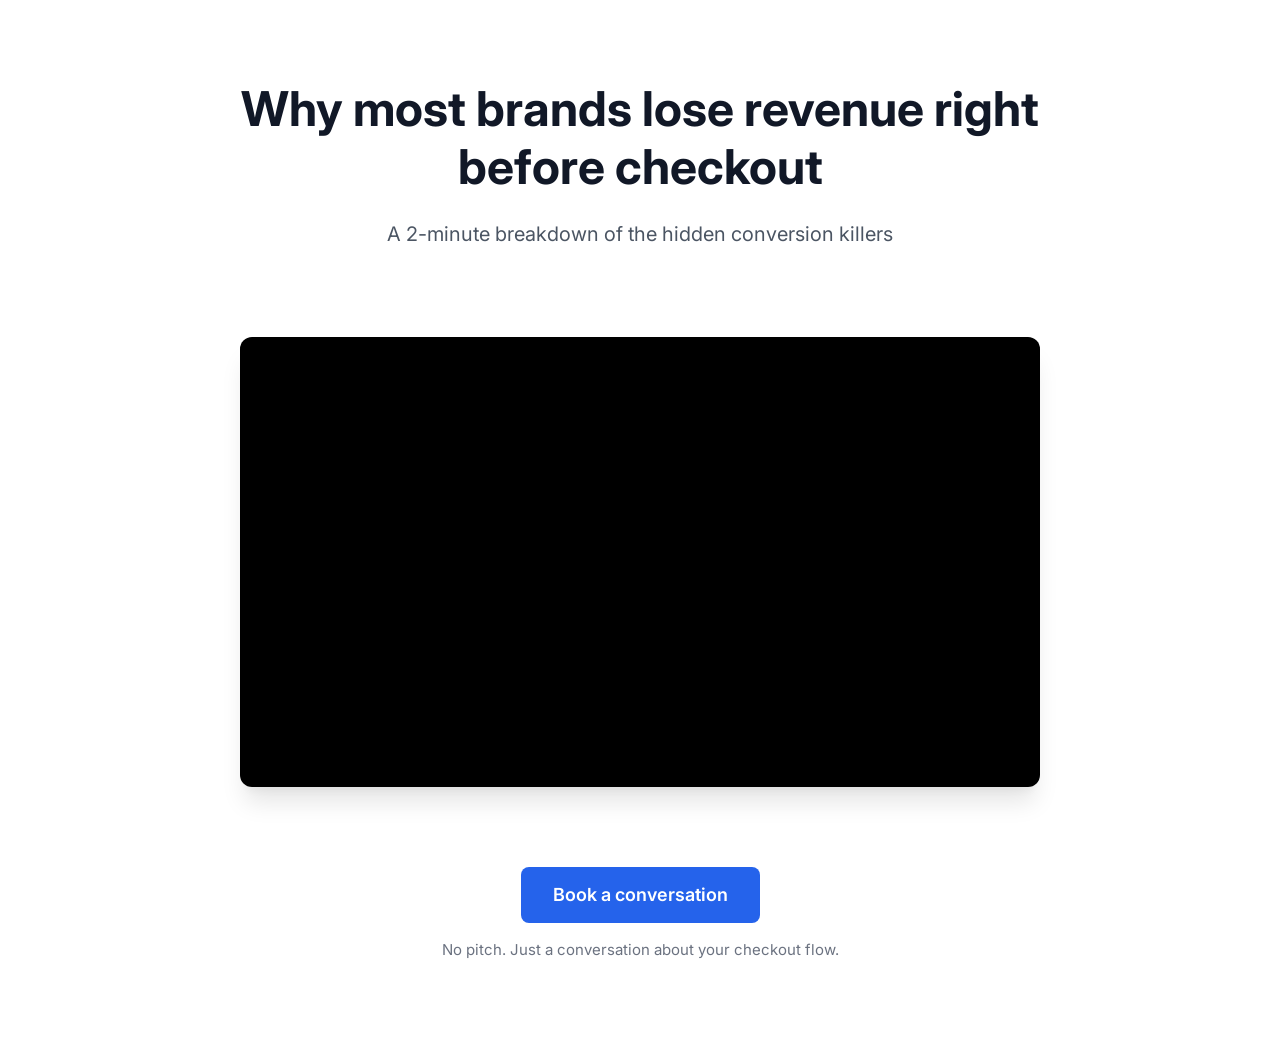
<file: Video.html>
<!DOCTYPE html>
<html lang="en">
<head>
    <!-- Google tag (gtag.js) -->
    <script async src="https://www.googletagmanager.com/gtag/js?id=G-ENZ9X77DN4"></script>
    <script>
      window.dataLayer = window.dataLayer || [];
      function gtag(){dataLayer.push(arguments);}
      gtag('js', new Date());
      gtag('config', 'G-ENZ9X77DN4');
    </script>
    <meta charset="UTF-8">
    <meta name="viewport" content="width=device-width, initial-scale=1.0">
    <meta name="description" content="Discover why most brands lose revenue at checkout and how to fix it">
    <title>Why Most Brands Lose Revenue at Checkout</title>
    <link rel="preconnect" href="https://fonts.googleapis.com">
    <link rel="preconnect" href="https://fonts.gstatic.com" crossorigin>
    <link href="https://fonts.googleapis.com/css2?family=Inter:wght@400;500;600;700&display=swap" rel="stylesheet">
    <style>
        :root {
            --primary: #2563eb;
            --primary-hover: #1d4ed8;
            --text: #1f2937;
            --light-bg: #f9fafb;
            --max-width: 900px;
        }

        * {
            margin: 0;
            padding: 0;
            box-sizing: border-box;
        }

        body {
            font-family: 'Inter', -apple-system, BlinkMacSystemFont, 'Segoe UI', Roboto, Oxygen, Ubuntu, Cantarell, sans-serif;
            line-height: 1.5;
            color: var(--text);
            background-color: #ffffff;
            -webkit-font-smoothing: antialiased;
            -moz-osx-font-smoothing: grayscale;
        }

        .container {
            max-width: var(--max-width);
            margin: 0 auto;
            padding: 0 1.5rem;
            width: 100%;
        }

        header {
            padding: 5rem 0 2.5rem;
            text-align: center;
        }

        h1 {
            font-size: clamp(1.75rem, 5vw, 3rem);
            font-weight: 700;
            line-height: 1.2;
            margin: 0 auto 1.5rem;
            max-width: 800px;
            color: #111827;
        }

        .subheadline {
            font-size: 1.25rem;
            color: #4b5563;
            max-width: 600px;
            margin: 0 auto 3rem;
        }

        .video-container {
            position: relative;
            width: 100%;
            max-width: 800px;
            margin: 0 auto 5rem;
            border-radius: 12px;
            overflow: hidden;
            box-shadow: 0 20px 25px -5px rgba(0, 0, 0, 0.1), 0 10px 10px -5px rgba(0, 0, 0, 0.04);
        }

        .video-wrapper {
            position: relative;
            padding-bottom: 56.25%; /* 16:9 Aspect Ratio */
            height: 0;
            overflow: hidden;
            background: #000;
            border-radius: 8px;
        }

        .video-wrapper iframe {
            position: absolute;
            top: 0;
            left: 0;
            width: 100%;
            height: 100%;
            border: none;
            pointer-events: auto !important; /* Ensure video is clickable */
        }

        .cta-section {
            text-align: center;
            padding: 0 0 6rem;
        }

        .cta-button {
            display: inline-block;
            background-color: var(--primary);
            color: white;
            font-size: 1.125rem;
            font-weight: 600;
            padding: 0.875rem 2rem;
            border-radius: 8px;
            text-decoration: none;
            transition: all 0.2s ease;
            border: none;
            cursor: pointer;
            min-height: 56px;
            line-height: 1.5;
        }

        .cta-button:hover {
            background-color: var(--primary-hover);
            transform: translateY(-1px);
            box-shadow: 0 4px 6px -1px rgba(0, 0, 0, 0.1), 0 2px 4px -1px rgba(0, 0, 0, 0.06);
        }

        .cta-note {
            margin-top: 1rem;
            color: #6b7280;
            font-size: 0.9375rem;
        }

        @media (max-width: 768px) {
            header {
                padding: 3rem 0 2rem;
            }

            h1 {
                font-size: 2rem;
                margin-bottom: 1rem;
            }

            .subheadline {
                font-size: 1.125rem;
                margin-bottom: 2.5rem;
            }

            .video-container {
                margin-bottom: 4rem;
            }

            .cta-section {
                padding-bottom: 4rem;
            }

            .cta-button {
                width: 100%;
                max-width: 300px;
            }
        }

        @media (max-width: 480px) {
            .container {
                padding: 0 1.25rem;
            }

            header {
                padding: 2.5rem 0 1.5rem;
            }

            .cta-button {
                font-size: 1rem;
                padding: 0.75rem 1.5rem;
                min-height: 50px;
            }
        }

        /* Animation */
        @keyframes fadeIn {
            from { opacity: 0; transform: translateY(10px); }
            to { opacity: 1; transform: translateY(0); }
        }

        .fade-in {
            animation: fadeIn 0.6s ease-out forwards;
        }
    </style>
</head>
<body>
    <main>
        <div class="container">
            <header>
                <h1 class="fade-in">Why most brands lose revenue right before checkout</h1>
                <p class="subheadline">A 2-minute breakdown of the hidden conversion killers</p>
            </header>

            <div class="video-container fade-in" style="animation-delay: 0.1s">
                <div class="video-wrapper">
                    <iframe 
                        src="https://www.youtube.com/embed/iD9tIH4nLUY?modestbranding=1&rel=0&showinfo=0&iv_load_policy=3&cc_load_policy=0&disablekb=1&fs=0&color=white&vq=hd1080&hd=1"
                        title="Why Brands Lose Revenue at Checkout"
                        allow="accelerometer; autoplay; clipboard-write; encrypted-media; gyroscope; picture-in-picture"
                        allowfullscreen>
                    </iframe>
                </div>
            </div>

            <div class="cta-section fade-in" style="animation-delay: 0.2s">
                <a href="https://calendly.com/outreach-xelai/60min" class="cta-button">
                    Book a conversation
                </a>
                <p class="cta-note">No pitch. Just a conversation about your checkout flow.</p>
            </div>
        </div>
    </main>

    <script>
        // Simple fade-in animation for elements with .fade-in class
        document.addEventListener('DOMContentLoaded', function() {
            const fadeElements = document.querySelectorAll('.fade-in');
            
            const observer = new IntersectionObserver((entries) => {
                entries.forEach(entry => {
                    if (entry.isIntersecting) {
                        entry.target.style.opacity = 1;
                        entry.target.style.transform = 'translateY(0)';
                    }
                });
            }, {
                threshold: 0.1
            });

            fadeElements.forEach(el => {
                el.style.opacity = 0;
                el.style.transform = 'translateY(10px)';
                el.style.transition = 'opacity 0.5s ease, transform 0.5s ease';
                observer.observe(el);
            });
        });
    </script>
</body>
</html>
</file>
